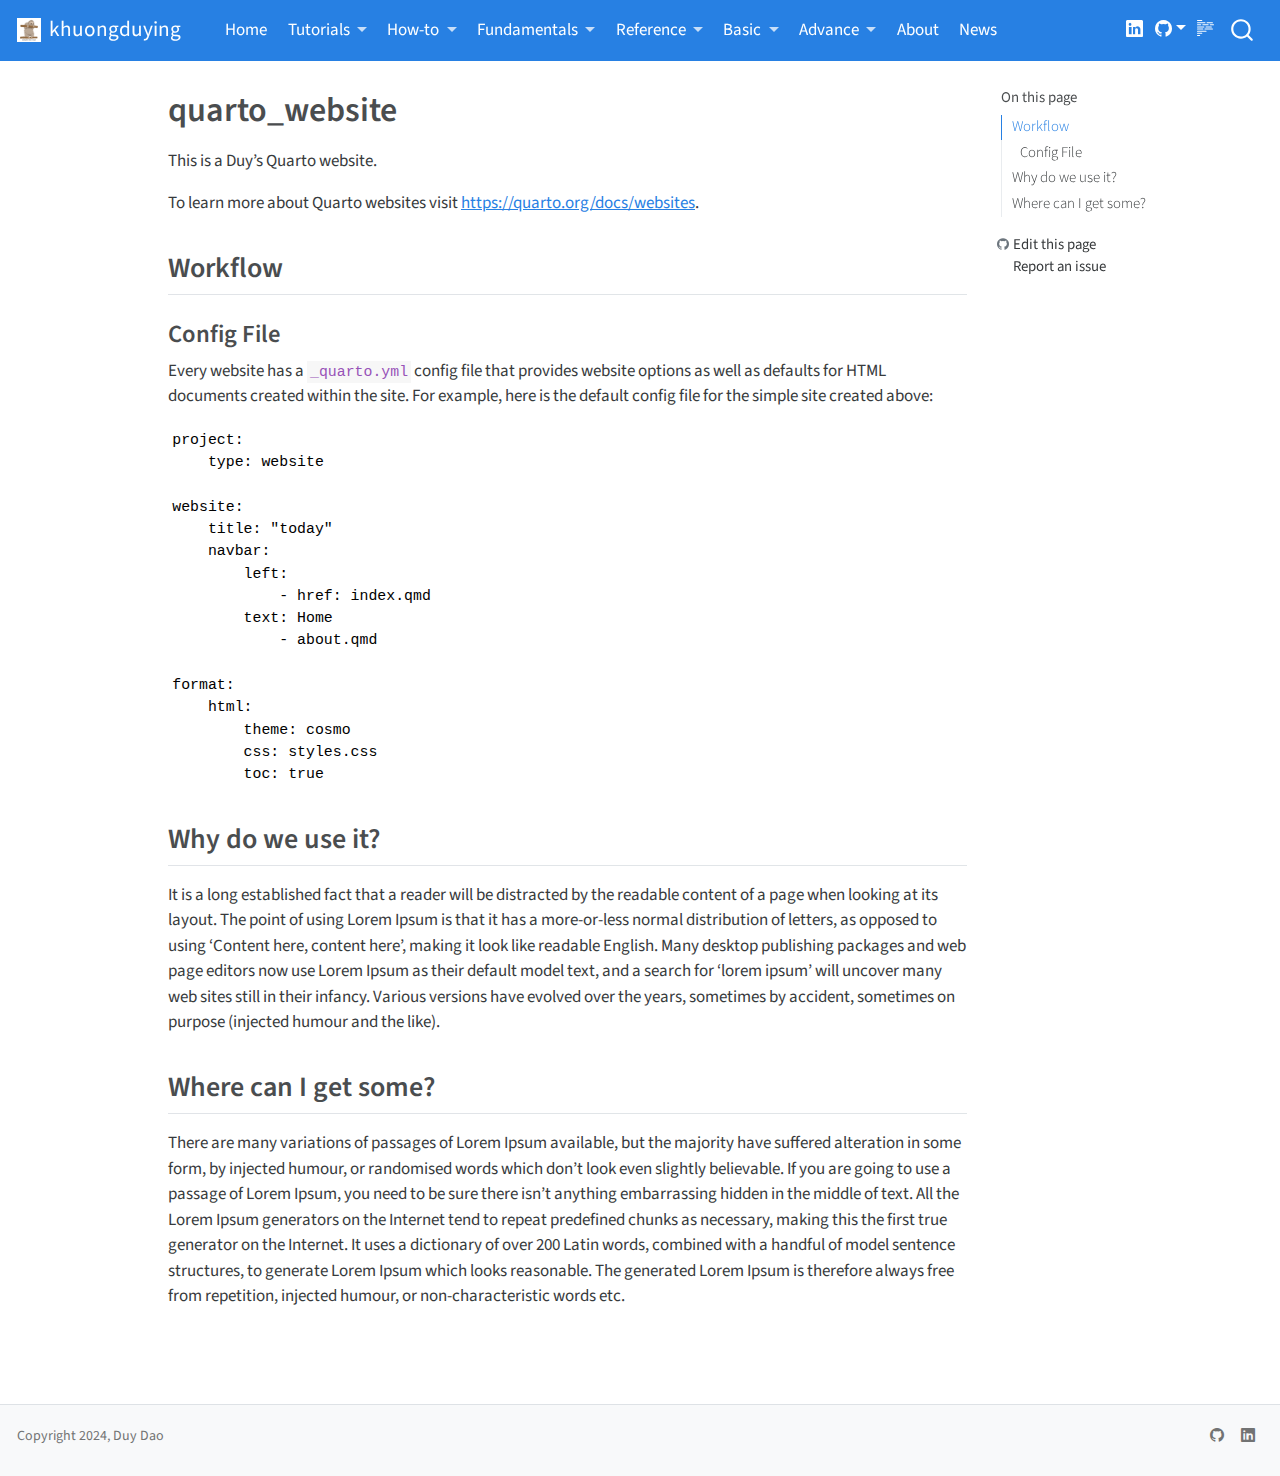
<file: docs/index.html>
<!DOCTYPE html>
<html xmlns="http://www.w3.org/1999/xhtml" lang="en" xml:lang="en"><head>

<meta charset="utf-8">
<meta name="generator" content="quarto-1.3.450">

<meta name="viewport" content="width=device-width, initial-scale=1.0, user-scalable=yes">


<title>khuongduying - quarto_website</title>
<style>
code{white-space: pre-wrap;}
span.smallcaps{font-variant: small-caps;}
div.columns{display: flex; gap: min(4vw, 1.5em);}
div.column{flex: auto; overflow-x: auto;}
div.hanging-indent{margin-left: 1.5em; text-indent: -1.5em;}
ul.task-list{list-style: none;}
ul.task-list li input[type="checkbox"] {
  width: 0.8em;
  margin: 0 0.8em 0.2em -1em; /* quarto-specific, see https://github.com/quarto-dev/quarto-cli/issues/4556 */ 
  vertical-align: middle;
}
</style>


<script src="site_libs/quarto-nav/quarto-nav.js"></script>
<script src="site_libs/quarto-nav/headroom.min.js"></script>
<script src="site_libs/clipboard/clipboard.min.js"></script>
<script src="site_libs/quarto-search/autocomplete.umd.js"></script>
<script src="site_libs/quarto-search/fuse.min.js"></script>
<script src="site_libs/quarto-search/quarto-search.js"></script>
<meta name="quarto:offset" content="./">
<script src="site_libs/quarto-html/quarto.js"></script>
<script src="site_libs/quarto-html/popper.min.js"></script>
<script src="site_libs/quarto-html/tippy.umd.min.js"></script>
<script src="site_libs/quarto-html/anchor.min.js"></script>
<link href="site_libs/quarto-html/tippy.css" rel="stylesheet">
<link href="site_libs/quarto-html/quarto-syntax-highlighting.css" rel="stylesheet" id="quarto-text-highlighting-styles">
<script src="site_libs/bootstrap/bootstrap.min.js"></script>
<link href="site_libs/bootstrap/bootstrap-icons.css" rel="stylesheet">
<link href="site_libs/bootstrap/bootstrap.min.css" rel="stylesheet" id="quarto-bootstrap" data-mode="light">
<script id="quarto-search-options" type="application/json">{
  "location": "navbar",
  "copy-button": false,
  "collapse-after": 3,
  "panel-placement": "end",
  "type": "overlay",
  "limit": 20,
  "language": {
    "search-no-results-text": "No results",
    "search-matching-documents-text": "matching documents",
    "search-copy-link-title": "Copy link to search",
    "search-hide-matches-text": "Hide additional matches",
    "search-more-match-text": "more match in this document",
    "search-more-matches-text": "more matches in this document",
    "search-clear-button-title": "Clear",
    "search-detached-cancel-button-title": "Cancel",
    "search-submit-button-title": "Submit",
    "search-label": "Search"
  }
}</script>


<link rel="stylesheet" href="styles.css">
</head>

<body class="nav-fixed">

<div id="quarto-search-results"></div>
  <header id="quarto-header" class="headroom fixed-top">
    <nav class="navbar navbar-expand-lg navbar-dark ">
      <div class="navbar-container container-fluid">
      <div class="navbar-brand-container">
    <a href="./index.html" class="navbar-brand navbar-brand-logo">
    <img src="./GO_WITH_THE_FLOW/2.png" alt="" class="navbar-logo">
    </a>
    <a class="navbar-brand" href="./index.html">
    <span class="navbar-title">khuongduying</span>
    </a>
  </div>
            <div id="quarto-search" class="" title="Search"></div>
          <button class="navbar-toggler" type="button" data-bs-toggle="collapse" data-bs-target="#navbarCollapse" aria-controls="navbarCollapse" aria-expanded="false" aria-label="Toggle navigation" onclick="if (window.quartoToggleHeadroom) { window.quartoToggleHeadroom(); }">
  <span class="navbar-toggler-icon"></span>
</button>
          <div class="collapse navbar-collapse" id="navbarCollapse">
            <ul class="navbar-nav navbar-nav-scroll me-auto">
  <li class="nav-item">
    <a class="nav-link active" href="./index.html" rel="" target="" aria-current="page">
 <span class="menu-text">Home</span></a>
  </li>  
  <li class="nav-item dropdown ">
    <a class="nav-link dropdown-toggle" href="#" id="nav-menu-tutorials" role="button" data-bs-toggle="dropdown" aria-expanded="false" rel="" target="">
 <span class="menu-text">Tutorials</span>
    </a>
    <ul class="dropdown-menu" aria-labelledby="nav-menu-tutorials">    
        <li>
    <a class="dropdown-item" href="./tutorials.html" rel="" target="">
 <span class="dropdown-text">tutorials.html</span></a>
  </li>  
        <li>
    <a class="dropdown-item" href="./tutorial-1.html" rel="" target="">
 <span class="dropdown-text">Tutorial 1</span></a>
  </li>  
        <li>
    <a class="dropdown-item" href="./tutorial-2.html" rel="" target="">
 <span class="dropdown-text">Tutorial 2</span></a>
  </li>  
    </ul>
  </li>
  <li class="nav-item dropdown ">
    <a class="nav-link dropdown-toggle" href="#" id="nav-menu-how-to" role="button" data-bs-toggle="dropdown" aria-expanded="false" rel="" target="">
 <span class="menu-text">How-to</span>
    </a>
    <ul class="dropdown-menu" aria-labelledby="nav-menu-how-to">    
        <li>
    <a class="dropdown-item" href="./howto.html" rel="" target="">
 <span class="dropdown-text">howto.html</span></a>
  </li>  
    </ul>
  </li>
  <li class="nav-item dropdown ">
    <a class="nav-link dropdown-toggle" href="#" id="nav-menu-fundamentals" role="button" data-bs-toggle="dropdown" aria-expanded="false" rel="" target="">
 <span class="menu-text">Fundamentals</span>
    </a>
    <ul class="dropdown-menu" aria-labelledby="nav-menu-fundamentals">    
        <li>
    <a class="dropdown-item" href="./fundamentals.html" rel="" target="">
 <span class="dropdown-text">fundamentals.html</span></a>
  </li>  
    </ul>
  </li>
  <li class="nav-item dropdown ">
    <a class="nav-link dropdown-toggle" href="#" id="nav-menu-reference" role="button" data-bs-toggle="dropdown" aria-expanded="false" rel="" target="">
 <span class="menu-text">Reference</span>
    </a>
    <ul class="dropdown-menu" aria-labelledby="nav-menu-reference">    
        <li>
    <a class="dropdown-item" href="./reference.html" rel="" target="">
 <span class="dropdown-text">reference.html</span></a>
  </li>  
    </ul>
  </li>
  <li class="nav-item dropdown ">
    <a class="nav-link dropdown-toggle" href="#" id="nav-menu-basic" role="button" data-bs-toggle="dropdown" aria-expanded="false" rel="" target="">
 <span class="menu-text">Basic</span>
    </a>
    <ul class="dropdown-menu" aria-labelledby="nav-menu-basic">    
        <li class="dropdown-header">Basic</li>
        <li>
    <a class="dropdown-item" href="./Basic/menu1.html" rel="" target="">
 <span class="dropdown-text">Basic1</span></a>
  </li>  
        <li>
    <a class="dropdown-item" href="./Basic/menu2.html" rel="" target="">
 <span class="dropdown-text">Basic2</span></a>
  </li>  
    </ul>
  </li>
  <li class="nav-item dropdown ">
    <a class="nav-link dropdown-toggle" href="#" id="nav-menu-advance" role="button" data-bs-toggle="dropdown" aria-expanded="false" rel="" target="">
 <span class="menu-text">Advance</span>
    </a>
    <ul class="dropdown-menu" aria-labelledby="nav-menu-advance">    
        <li>
    <a class="dropdown-item" href="./Advance/cell2loc_A1_downstream.html" rel="" target="">
 <span class="dropdown-text">select one slide for visualization</span></a>
  </li>  
        <li>
    <a class="dropdown-item" href="./Advance/menu3.html" rel="" target="">
 <span class="dropdown-text">Advance1</span></a>
  </li>  
        <li>
    <a class="dropdown-item" href="./Advance/menu4.html" rel="" target="">
 <span class="dropdown-text">Advance2</span></a>
  </li>  
    </ul>
  </li>
  <li class="nav-item">
    <a class="nav-link" href="./about.html" rel="" target="">
 <span class="menu-text">About</span></a>
  </li>  
  <li class="nav-item">
    <a class="nav-link" href="./news.html" rel="" target="">
 <span class="menu-text">News</span></a>
  </li>  
</ul>
            <div class="quarto-navbar-tools ms-auto tools-wide">
    <a href="https://www.linkedin.com/in/khuongduying/" rel="" title="" class="quarto-navigation-tool px-1" aria-label=""><i class="bi bi-linkedin"></i></a>
    <div class="dropdown">
      <a href="" title="" id="quarto-navigation-tool-dropdown-0" class="quarto-navigation-tool dropdown-toggle px-1" data-bs-toggle="dropdown" aria-expanded="false" aria-label=""><i class="bi bi-github"></i></a>
      <ul class="dropdown-menu dropdown-menu-end" aria-labelledby="quarto-navigation-tool-dropdown-0">
          <li>
            <a class="dropdown-item quarto-navbar-tools ms-auto-item" href="https://github.com/khuongduying">
            My repositories
            </a>
          </li>
          <li>
            <a class="dropdown-item quarto-navbar-tools ms-auto-item" href="">
            Report a bug
            </a>
          </li>
      </ul>
    </div>
  <a href="" class="quarto-reader-toggle quarto-navigation-tool px-1" onclick="window.quartoToggleReader(); return false;" title="Toggle reader mode">
  <div class="quarto-reader-toggle-btn">
  <i class="bi"></i>
  </div>
</a>
</div>
          </div> <!-- /navcollapse -->
      </div> <!-- /container-fluid -->
    </nav>
</header>
<!-- content -->
<div id="quarto-content" class="quarto-container page-columns page-rows-contents page-layout-article page-navbar">
<!-- sidebar -->
<!-- margin-sidebar -->
    <div id="quarto-margin-sidebar" class="sidebar margin-sidebar">
        <nav id="TOC" role="doc-toc" class="toc-active">
    <h2 id="toc-title">On this page</h2>
   
  <ul>
  <li><a href="#workflow" id="toc-workflow" class="nav-link active" data-scroll-target="#workflow">Workflow</a>
  <ul class="collapse">
  <li><a href="#config-file" id="toc-config-file" class="nav-link" data-scroll-target="#config-file">Config File</a></li>
  </ul></li>
  <li><a href="#why-do-we-use-it" id="toc-why-do-we-use-it" class="nav-link" data-scroll-target="#why-do-we-use-it">Why do we use it?</a></li>
  <li><a href="#where-can-i-get-some" id="toc-where-can-i-get-some" class="nav-link" data-scroll-target="#where-can-i-get-some">Where can I get some?</a></li>
  </ul>
<div class="toc-actions"><div><i class="bi bi-github"></i></div><div class="action-links"><p><a href="https://github.com/khuongduying/edit/main/index.qmd" class="toc-action">Edit this page</a></p><p><a href="https://github.com/khuongduying/issues/new" class="toc-action">Report an issue</a></p></div></div></nav>
    </div>
<!-- main -->
<main class="content" id="quarto-document-content">

<header id="title-block-header" class="quarto-title-block default">
<div class="quarto-title">
<h1 class="title">quarto_website</h1>
</div>



<div class="quarto-title-meta">

    
  
    
  </div>
  

</header>

<p>This is a Duy’s Quarto website.</p>
<p>To learn more about Quarto websites visit <a href="https://quarto.org/docs/websites" class="uri">https://quarto.org/docs/websites</a>.</p>
<section id="workflow" class="level2">
<h2 class="anchored" data-anchor-id="workflow">Workflow</h2>
<section id="config-file" class="level3">
<h3 class="anchored" data-anchor-id="config-file">Config File</h3>
<p>Every website has a <code>_quarto.yml</code> config file that provides website options as well as defaults for HTML documents created within the site. For example, here is the default config file for the simple site created above:</p>
<pre class="{markdown}"><code>project:
    type: website

website:
    title: "today"
    navbar:
        left:
            - href: index.qmd
        text: Home
            - about.qmd

format:
    html:
        theme: cosmo
        css: styles.css
        toc: true</code></pre>
</section>
</section>
<section id="why-do-we-use-it" class="level2">
<h2 class="anchored" data-anchor-id="why-do-we-use-it">Why do we use it?</h2>
<p>It is a long established fact that a reader will be distracted by the readable content of a page when looking at its layout. The point of using Lorem Ipsum is that it has a more-or-less normal distribution of letters, as opposed to using ‘Content here, content here’, making it look like readable English. Many desktop publishing packages and web page editors now use Lorem Ipsum as their default model text, and a search for ‘lorem ipsum’ will uncover many web sites still in their infancy. Various versions have evolved over the years, sometimes by accident, sometimes on purpose (injected humour and the like).</p>
</section>
<section id="where-can-i-get-some" class="level2">
<h2 class="anchored" data-anchor-id="where-can-i-get-some">Where can I get some?</h2>
<p>There are many variations of passages of Lorem Ipsum available, but the majority have suffered alteration in some form, by injected humour, or randomised words which don’t look even slightly believable. If you are going to use a passage of Lorem Ipsum, you need to be sure there isn’t anything embarrassing hidden in the middle of text. All the Lorem Ipsum generators on the Internet tend to repeat predefined chunks as necessary, making this the first true generator on the Internet. It uses a dictionary of over 200 Latin words, combined with a handful of model sentence structures, to generate Lorem Ipsum which looks reasonable. The generated Lorem Ipsum is therefore always free from repetition, injected humour, or non-characteristic words etc.</p>


</section>

<a onclick="window.scrollTo(0, 0); return false;" role="button" id="quarto-back-to-top"><i class="bi bi-arrow-up"></i> Back to top</a></main> <!-- /main -->
<script id="quarto-html-after-body" type="application/javascript">
window.document.addEventListener("DOMContentLoaded", function (event) {
  const toggleBodyColorMode = (bsSheetEl) => {
    const mode = bsSheetEl.getAttribute("data-mode");
    const bodyEl = window.document.querySelector("body");
    if (mode === "dark") {
      bodyEl.classList.add("quarto-dark");
      bodyEl.classList.remove("quarto-light");
    } else {
      bodyEl.classList.add("quarto-light");
      bodyEl.classList.remove("quarto-dark");
    }
  }
  const toggleBodyColorPrimary = () => {
    const bsSheetEl = window.document.querySelector("link#quarto-bootstrap");
    if (bsSheetEl) {
      toggleBodyColorMode(bsSheetEl);
    }
  }
  toggleBodyColorPrimary();  
  const icon = "";
  const anchorJS = new window.AnchorJS();
  anchorJS.options = {
    placement: 'right',
    icon: icon
  };
  anchorJS.add('.anchored');
  const isCodeAnnotation = (el) => {
    for (const clz of el.classList) {
      if (clz.startsWith('code-annotation-')) {                     
        return true;
      }
    }
    return false;
  }
  const clipboard = new window.ClipboardJS('.code-copy-button', {
    text: function(trigger) {
      const codeEl = trigger.previousElementSibling.cloneNode(true);
      for (const childEl of codeEl.children) {
        if (isCodeAnnotation(childEl)) {
          childEl.remove();
        }
      }
      return codeEl.innerText;
    }
  });
  clipboard.on('success', function(e) {
    // button target
    const button = e.trigger;
    // don't keep focus
    button.blur();
    // flash "checked"
    button.classList.add('code-copy-button-checked');
    var currentTitle = button.getAttribute("title");
    button.setAttribute("title", "Copied!");
    let tooltip;
    if (window.bootstrap) {
      button.setAttribute("data-bs-toggle", "tooltip");
      button.setAttribute("data-bs-placement", "left");
      button.setAttribute("data-bs-title", "Copied!");
      tooltip = new bootstrap.Tooltip(button, 
        { trigger: "manual", 
          customClass: "code-copy-button-tooltip",
          offset: [0, -8]});
      tooltip.show();    
    }
    setTimeout(function() {
      if (tooltip) {
        tooltip.hide();
        button.removeAttribute("data-bs-title");
        button.removeAttribute("data-bs-toggle");
        button.removeAttribute("data-bs-placement");
      }
      button.setAttribute("title", currentTitle);
      button.classList.remove('code-copy-button-checked');
    }, 1000);
    // clear code selection
    e.clearSelection();
  });
  function tippyHover(el, contentFn) {
    const config = {
      allowHTML: true,
      content: contentFn,
      maxWidth: 500,
      delay: 100,
      arrow: false,
      appendTo: function(el) {
          return el.parentElement;
      },
      interactive: true,
      interactiveBorder: 10,
      theme: 'quarto',
      placement: 'bottom-start'
    };
    window.tippy(el, config); 
  }
  const noterefs = window.document.querySelectorAll('a[role="doc-noteref"]');
  for (var i=0; i<noterefs.length; i++) {
    const ref = noterefs[i];
    tippyHover(ref, function() {
      // use id or data attribute instead here
      let href = ref.getAttribute('data-footnote-href') || ref.getAttribute('href');
      try { href = new URL(href).hash; } catch {}
      const id = href.replace(/^#\/?/, "");
      const note = window.document.getElementById(id);
      return note.innerHTML;
    });
  }
      let selectedAnnoteEl;
      const selectorForAnnotation = ( cell, annotation) => {
        let cellAttr = 'data-code-cell="' + cell + '"';
        let lineAttr = 'data-code-annotation="' +  annotation + '"';
        const selector = 'span[' + cellAttr + '][' + lineAttr + ']';
        return selector;
      }
      const selectCodeLines = (annoteEl) => {
        const doc = window.document;
        const targetCell = annoteEl.getAttribute("data-target-cell");
        const targetAnnotation = annoteEl.getAttribute("data-target-annotation");
        const annoteSpan = window.document.querySelector(selectorForAnnotation(targetCell, targetAnnotation));
        const lines = annoteSpan.getAttribute("data-code-lines").split(",");
        const lineIds = lines.map((line) => {
          return targetCell + "-" + line;
        })
        let top = null;
        let height = null;
        let parent = null;
        if (lineIds.length > 0) {
            //compute the position of the single el (top and bottom and make a div)
            const el = window.document.getElementById(lineIds[0]);
            top = el.offsetTop;
            height = el.offsetHeight;
            parent = el.parentElement.parentElement;
          if (lineIds.length > 1) {
            const lastEl = window.document.getElementById(lineIds[lineIds.length - 1]);
            const bottom = lastEl.offsetTop + lastEl.offsetHeight;
            height = bottom - top;
          }
          if (top !== null && height !== null && parent !== null) {
            // cook up a div (if necessary) and position it 
            let div = window.document.getElementById("code-annotation-line-highlight");
            if (div === null) {
              div = window.document.createElement("div");
              div.setAttribute("id", "code-annotation-line-highlight");
              div.style.position = 'absolute';
              parent.appendChild(div);
            }
            div.style.top = top - 2 + "px";
            div.style.height = height + 4 + "px";
            let gutterDiv = window.document.getElementById("code-annotation-line-highlight-gutter");
            if (gutterDiv === null) {
              gutterDiv = window.document.createElement("div");
              gutterDiv.setAttribute("id", "code-annotation-line-highlight-gutter");
              gutterDiv.style.position = 'absolute';
              const codeCell = window.document.getElementById(targetCell);
              const gutter = codeCell.querySelector('.code-annotation-gutter');
              gutter.appendChild(gutterDiv);
            }
            gutterDiv.style.top = top - 2 + "px";
            gutterDiv.style.height = height + 4 + "px";
          }
          selectedAnnoteEl = annoteEl;
        }
      };
      const unselectCodeLines = () => {
        const elementsIds = ["code-annotation-line-highlight", "code-annotation-line-highlight-gutter"];
        elementsIds.forEach((elId) => {
          const div = window.document.getElementById(elId);
          if (div) {
            div.remove();
          }
        });
        selectedAnnoteEl = undefined;
      };
      // Attach click handler to the DT
      const annoteDls = window.document.querySelectorAll('dt[data-target-cell]');
      for (const annoteDlNode of annoteDls) {
        annoteDlNode.addEventListener('click', (event) => {
          const clickedEl = event.target;
          if (clickedEl !== selectedAnnoteEl) {
            unselectCodeLines();
            const activeEl = window.document.querySelector('dt[data-target-cell].code-annotation-active');
            if (activeEl) {
              activeEl.classList.remove('code-annotation-active');
            }
            selectCodeLines(clickedEl);
            clickedEl.classList.add('code-annotation-active');
          } else {
            // Unselect the line
            unselectCodeLines();
            clickedEl.classList.remove('code-annotation-active');
          }
        });
      }
  const findCites = (el) => {
    const parentEl = el.parentElement;
    if (parentEl) {
      const cites = parentEl.dataset.cites;
      if (cites) {
        return {
          el,
          cites: cites.split(' ')
        };
      } else {
        return findCites(el.parentElement)
      }
    } else {
      return undefined;
    }
  };
  var bibliorefs = window.document.querySelectorAll('a[role="doc-biblioref"]');
  for (var i=0; i<bibliorefs.length; i++) {
    const ref = bibliorefs[i];
    const citeInfo = findCites(ref);
    if (citeInfo) {
      tippyHover(citeInfo.el, function() {
        var popup = window.document.createElement('div');
        citeInfo.cites.forEach(function(cite) {
          var citeDiv = window.document.createElement('div');
          citeDiv.classList.add('hanging-indent');
          citeDiv.classList.add('csl-entry');
          var biblioDiv = window.document.getElementById('ref-' + cite);
          if (biblioDiv) {
            citeDiv.innerHTML = biblioDiv.innerHTML;
          }
          popup.appendChild(citeDiv);
        });
        return popup.innerHTML;
      });
    }
  }
});
</script>
</div> <!-- /content -->
<footer class="footer">
  <div class="nav-footer">
    <div class="nav-footer-left">Copyright 2024, Duy Dao</div>   
    <div class="nav-footer-center">
      &nbsp;
    </div>
    <div class="nav-footer-right">
      <ul class="footer-items list-unstyled">
    <li class="nav-item compact">
    <a class="nav-link" href="https://github.com/khuongduying">
      <i class="bi bi-github" role="img">
</i> 
    </a>
  </li>  
    <li class="nav-item compact">
    <a class="nav-link" href="https://www.linkedin.com/in/khuongduying/">
      <i class="bi bi-linkedin" role="img">
</i> 
    </a>
  </li>  
</ul>
    </div>
  </div>
</footer>



</body></html>
</file>
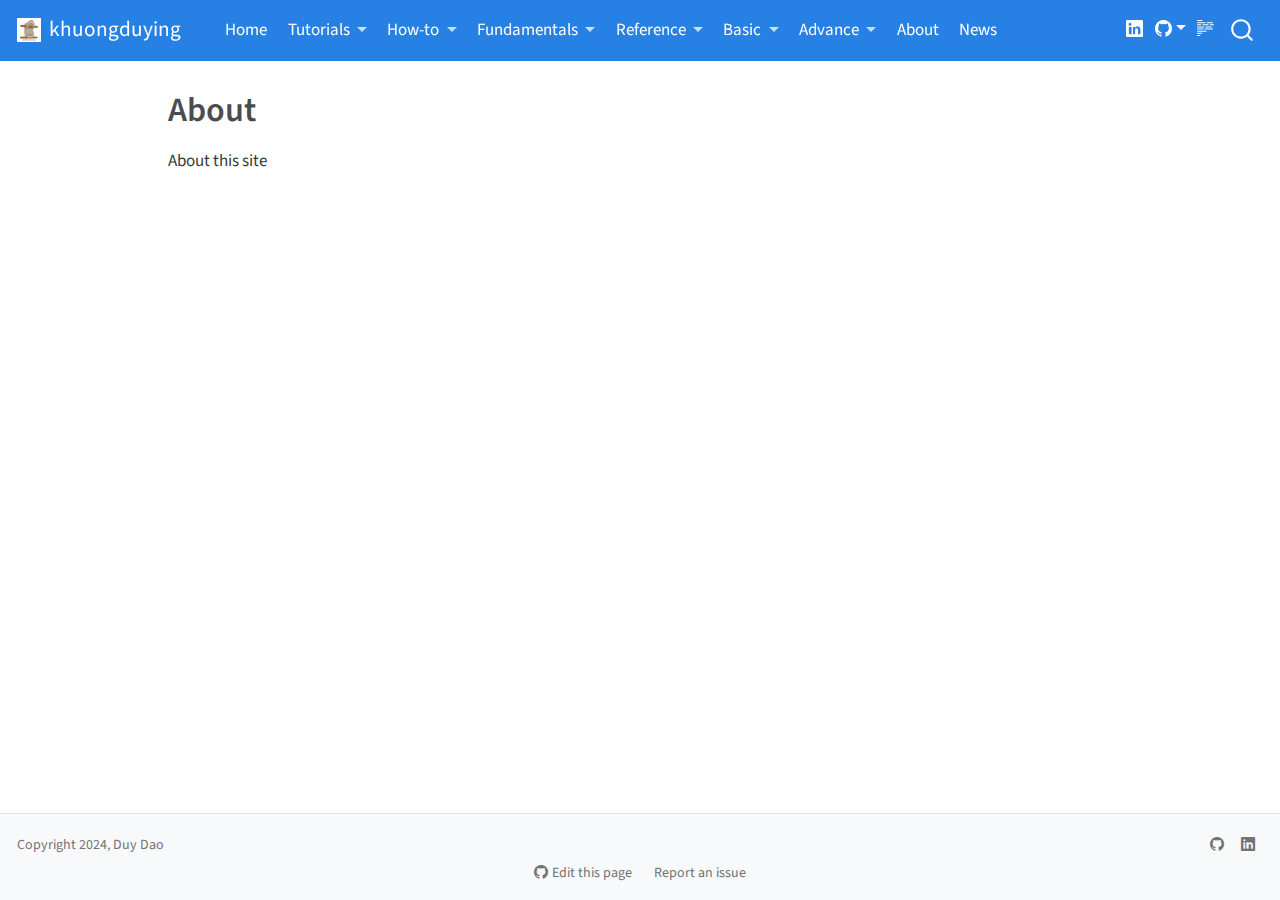
<file: docs/about.html>
<!DOCTYPE html>
<html xmlns="http://www.w3.org/1999/xhtml" lang="en" xml:lang="en"><head>

<meta charset="utf-8">
<meta name="generator" content="quarto-1.3.450">

<meta name="viewport" content="width=device-width, initial-scale=1.0, user-scalable=yes">


<title>khuongduying - About</title>
<style>
code{white-space: pre-wrap;}
span.smallcaps{font-variant: small-caps;}
div.columns{display: flex; gap: min(4vw, 1.5em);}
div.column{flex: auto; overflow-x: auto;}
div.hanging-indent{margin-left: 1.5em; text-indent: -1.5em;}
ul.task-list{list-style: none;}
ul.task-list li input[type="checkbox"] {
  width: 0.8em;
  margin: 0 0.8em 0.2em -1em; /* quarto-specific, see https://github.com/quarto-dev/quarto-cli/issues/4556 */ 
  vertical-align: middle;
}
</style>


<script src="site_libs/quarto-nav/quarto-nav.js"></script>
<script src="site_libs/quarto-nav/headroom.min.js"></script>
<script src="site_libs/clipboard/clipboard.min.js"></script>
<script src="site_libs/quarto-search/autocomplete.umd.js"></script>
<script src="site_libs/quarto-search/fuse.min.js"></script>
<script src="site_libs/quarto-search/quarto-search.js"></script>
<meta name="quarto:offset" content="./">
<script src="site_libs/quarto-html/quarto.js"></script>
<script src="site_libs/quarto-html/popper.min.js"></script>
<script src="site_libs/quarto-html/tippy.umd.min.js"></script>
<script src="site_libs/quarto-html/anchor.min.js"></script>
<link href="site_libs/quarto-html/tippy.css" rel="stylesheet">
<link href="site_libs/quarto-html/quarto-syntax-highlighting.css" rel="stylesheet" id="quarto-text-highlighting-styles">
<script src="site_libs/bootstrap/bootstrap.min.js"></script>
<link href="site_libs/bootstrap/bootstrap-icons.css" rel="stylesheet">
<link href="site_libs/bootstrap/bootstrap.min.css" rel="stylesheet" id="quarto-bootstrap" data-mode="light">
<script id="quarto-search-options" type="application/json">{
  "location": "navbar",
  "copy-button": false,
  "collapse-after": 3,
  "panel-placement": "end",
  "type": "overlay",
  "limit": 20,
  "language": {
    "search-no-results-text": "No results",
    "search-matching-documents-text": "matching documents",
    "search-copy-link-title": "Copy link to search",
    "search-hide-matches-text": "Hide additional matches",
    "search-more-match-text": "more match in this document",
    "search-more-matches-text": "more matches in this document",
    "search-clear-button-title": "Clear",
    "search-detached-cancel-button-title": "Cancel",
    "search-submit-button-title": "Submit",
    "search-label": "Search"
  }
}</script>


<link rel="stylesheet" href="styles.css">
</head>

<body class="nav-fixed">

<div id="quarto-search-results"></div>
  <header id="quarto-header" class="headroom fixed-top">
    <nav class="navbar navbar-expand-lg navbar-dark ">
      <div class="navbar-container container-fluid">
      <div class="navbar-brand-container">
    <a href="./index.html" class="navbar-brand navbar-brand-logo">
    <img src="./GO_WITH_THE_FLOW/2.png" alt="" class="navbar-logo">
    </a>
    <a class="navbar-brand" href="./index.html">
    <span class="navbar-title">khuongduying</span>
    </a>
  </div>
            <div id="quarto-search" class="" title="Search"></div>
          <button class="navbar-toggler" type="button" data-bs-toggle="collapse" data-bs-target="#navbarCollapse" aria-controls="navbarCollapse" aria-expanded="false" aria-label="Toggle navigation" onclick="if (window.quartoToggleHeadroom) { window.quartoToggleHeadroom(); }">
  <span class="navbar-toggler-icon"></span>
</button>
          <div class="collapse navbar-collapse" id="navbarCollapse">
            <ul class="navbar-nav navbar-nav-scroll me-auto">
  <li class="nav-item">
    <a class="nav-link" href="./index.html" rel="" target="">
 <span class="menu-text">Home</span></a>
  </li>  
  <li class="nav-item dropdown ">
    <a class="nav-link dropdown-toggle" href="#" id="nav-menu-tutorials" role="button" data-bs-toggle="dropdown" aria-expanded="false" rel="" target="">
 <span class="menu-text">Tutorials</span>
    </a>
    <ul class="dropdown-menu" aria-labelledby="nav-menu-tutorials">    
        <li>
    <a class="dropdown-item" href="./tutorials.html" rel="" target="">
 <span class="dropdown-text">tutorials.html</span></a>
  </li>  
        <li>
    <a class="dropdown-item" href="./tutorial-1.html" rel="" target="">
 <span class="dropdown-text">Tutorial 1</span></a>
  </li>  
        <li>
    <a class="dropdown-item" href="./tutorial-2.html" rel="" target="">
 <span class="dropdown-text">Tutorial 2</span></a>
  </li>  
    </ul>
  </li>
  <li class="nav-item dropdown ">
    <a class="nav-link dropdown-toggle" href="#" id="nav-menu-how-to" role="button" data-bs-toggle="dropdown" aria-expanded="false" rel="" target="">
 <span class="menu-text">How-to</span>
    </a>
    <ul class="dropdown-menu" aria-labelledby="nav-menu-how-to">    
        <li>
    <a class="dropdown-item" href="./howto.html" rel="" target="">
 <span class="dropdown-text">howto.html</span></a>
  </li>  
    </ul>
  </li>
  <li class="nav-item dropdown ">
    <a class="nav-link dropdown-toggle" href="#" id="nav-menu-fundamentals" role="button" data-bs-toggle="dropdown" aria-expanded="false" rel="" target="">
 <span class="menu-text">Fundamentals</span>
    </a>
    <ul class="dropdown-menu" aria-labelledby="nav-menu-fundamentals">    
        <li>
    <a class="dropdown-item" href="./fundamentals.html" rel="" target="">
 <span class="dropdown-text">fundamentals.html</span></a>
  </li>  
    </ul>
  </li>
  <li class="nav-item dropdown ">
    <a class="nav-link dropdown-toggle" href="#" id="nav-menu-reference" role="button" data-bs-toggle="dropdown" aria-expanded="false" rel="" target="">
 <span class="menu-text">Reference</span>
    </a>
    <ul class="dropdown-menu" aria-labelledby="nav-menu-reference">    
        <li>
    <a class="dropdown-item" href="./reference.html" rel="" target="">
 <span class="dropdown-text">reference.html</span></a>
  </li>  
    </ul>
  </li>
  <li class="nav-item dropdown ">
    <a class="nav-link dropdown-toggle" href="#" id="nav-menu-basic" role="button" data-bs-toggle="dropdown" aria-expanded="false" rel="" target="">
 <span class="menu-text">Basic</span>
    </a>
    <ul class="dropdown-menu" aria-labelledby="nav-menu-basic">    
        <li class="dropdown-header">Basic</li>
        <li>
    <a class="dropdown-item" href="./Basic/menu1.html" rel="" target="">
 <span class="dropdown-text">Basic1</span></a>
  </li>  
        <li>
    <a class="dropdown-item" href="./Basic/menu2.html" rel="" target="">
 <span class="dropdown-text">Basic2</span></a>
  </li>  
    </ul>
  </li>
  <li class="nav-item dropdown ">
    <a class="nav-link dropdown-toggle" href="#" id="nav-menu-advance" role="button" data-bs-toggle="dropdown" aria-expanded="false" rel="" target="">
 <span class="menu-text">Advance</span>
    </a>
    <ul class="dropdown-menu" aria-labelledby="nav-menu-advance">    
        <li>
    <a class="dropdown-item" href="./Advance/cell2loc_A1_downstream.html" rel="" target="">
 <span class="dropdown-text">select one slide for visualization</span></a>
  </li>  
        <li>
    <a class="dropdown-item" href="./Advance/menu3.html" rel="" target="">
 <span class="dropdown-text">Advance1</span></a>
  </li>  
        <li>
    <a class="dropdown-item" href="./Advance/menu4.html" rel="" target="">
 <span class="dropdown-text">Advance2</span></a>
  </li>  
    </ul>
  </li>
  <li class="nav-item">
    <a class="nav-link active" href="./about.html" rel="" target="" aria-current="page">
 <span class="menu-text">About</span></a>
  </li>  
  <li class="nav-item">
    <a class="nav-link" href="./news.html" rel="" target="">
 <span class="menu-text">News</span></a>
  </li>  
</ul>
            <div class="quarto-navbar-tools ms-auto tools-wide">
    <a href="https://www.linkedin.com/in/khuongduying/" rel="" title="" class="quarto-navigation-tool px-1" aria-label=""><i class="bi bi-linkedin"></i></a>
    <div class="dropdown">
      <a href="" title="" id="quarto-navigation-tool-dropdown-0" class="quarto-navigation-tool dropdown-toggle px-1" data-bs-toggle="dropdown" aria-expanded="false" aria-label=""><i class="bi bi-github"></i></a>
      <ul class="dropdown-menu dropdown-menu-end" aria-labelledby="quarto-navigation-tool-dropdown-0">
          <li>
            <a class="dropdown-item quarto-navbar-tools ms-auto-item" href="https://github.com/khuongduying">
            My repositories
            </a>
          </li>
          <li>
            <a class="dropdown-item quarto-navbar-tools ms-auto-item" href="">
            Report a bug
            </a>
          </li>
      </ul>
    </div>
  <a href="" class="quarto-reader-toggle quarto-navigation-tool px-1" onclick="window.quartoToggleReader(); return false;" title="Toggle reader mode">
  <div class="quarto-reader-toggle-btn">
  <i class="bi"></i>
  </div>
</a>
</div>
          </div> <!-- /navcollapse -->
      </div> <!-- /container-fluid -->
    </nav>
</header>
<!-- content -->
<div id="quarto-content" class="quarto-container page-columns page-rows-contents page-layout-article page-navbar">
<!-- sidebar -->
<!-- margin-sidebar -->
    <div id="quarto-margin-sidebar" class="sidebar margin-sidebar">
        
    </div>
<!-- main -->
<main class="content" id="quarto-document-content">

<header id="title-block-header" class="quarto-title-block default">
<div class="quarto-title">
<h1 class="title">About</h1>
</div>



<div class="quarto-title-meta">

    
  
    
  </div>
  

</header>

<p>About this site</p>



<a onclick="window.scrollTo(0, 0); return false;" role="button" id="quarto-back-to-top"><i class="bi bi-arrow-up"></i> Back to top</a></main> <!-- /main -->
<script id="quarto-html-after-body" type="application/javascript">
window.document.addEventListener("DOMContentLoaded", function (event) {
  const toggleBodyColorMode = (bsSheetEl) => {
    const mode = bsSheetEl.getAttribute("data-mode");
    const bodyEl = window.document.querySelector("body");
    if (mode === "dark") {
      bodyEl.classList.add("quarto-dark");
      bodyEl.classList.remove("quarto-light");
    } else {
      bodyEl.classList.add("quarto-light");
      bodyEl.classList.remove("quarto-dark");
    }
  }
  const toggleBodyColorPrimary = () => {
    const bsSheetEl = window.document.querySelector("link#quarto-bootstrap");
    if (bsSheetEl) {
      toggleBodyColorMode(bsSheetEl);
    }
  }
  toggleBodyColorPrimary();  
  const icon = "";
  const anchorJS = new window.AnchorJS();
  anchorJS.options = {
    placement: 'right',
    icon: icon
  };
  anchorJS.add('.anchored');
  const isCodeAnnotation = (el) => {
    for (const clz of el.classList) {
      if (clz.startsWith('code-annotation-')) {                     
        return true;
      }
    }
    return false;
  }
  const clipboard = new window.ClipboardJS('.code-copy-button', {
    text: function(trigger) {
      const codeEl = trigger.previousElementSibling.cloneNode(true);
      for (const childEl of codeEl.children) {
        if (isCodeAnnotation(childEl)) {
          childEl.remove();
        }
      }
      return codeEl.innerText;
    }
  });
  clipboard.on('success', function(e) {
    // button target
    const button = e.trigger;
    // don't keep focus
    button.blur();
    // flash "checked"
    button.classList.add('code-copy-button-checked');
    var currentTitle = button.getAttribute("title");
    button.setAttribute("title", "Copied!");
    let tooltip;
    if (window.bootstrap) {
      button.setAttribute("data-bs-toggle", "tooltip");
      button.setAttribute("data-bs-placement", "left");
      button.setAttribute("data-bs-title", "Copied!");
      tooltip = new bootstrap.Tooltip(button, 
        { trigger: "manual", 
          customClass: "code-copy-button-tooltip",
          offset: [0, -8]});
      tooltip.show();    
    }
    setTimeout(function() {
      if (tooltip) {
        tooltip.hide();
        button.removeAttribute("data-bs-title");
        button.removeAttribute("data-bs-toggle");
        button.removeAttribute("data-bs-placement");
      }
      button.setAttribute("title", currentTitle);
      button.classList.remove('code-copy-button-checked');
    }, 1000);
    // clear code selection
    e.clearSelection();
  });
  function tippyHover(el, contentFn) {
    const config = {
      allowHTML: true,
      content: contentFn,
      maxWidth: 500,
      delay: 100,
      arrow: false,
      appendTo: function(el) {
          return el.parentElement;
      },
      interactive: true,
      interactiveBorder: 10,
      theme: 'quarto',
      placement: 'bottom-start'
    };
    window.tippy(el, config); 
  }
  const noterefs = window.document.querySelectorAll('a[role="doc-noteref"]');
  for (var i=0; i<noterefs.length; i++) {
    const ref = noterefs[i];
    tippyHover(ref, function() {
      // use id or data attribute instead here
      let href = ref.getAttribute('data-footnote-href') || ref.getAttribute('href');
      try { href = new URL(href).hash; } catch {}
      const id = href.replace(/^#\/?/, "");
      const note = window.document.getElementById(id);
      return note.innerHTML;
    });
  }
      let selectedAnnoteEl;
      const selectorForAnnotation = ( cell, annotation) => {
        let cellAttr = 'data-code-cell="' + cell + '"';
        let lineAttr = 'data-code-annotation="' +  annotation + '"';
        const selector = 'span[' + cellAttr + '][' + lineAttr + ']';
        return selector;
      }
      const selectCodeLines = (annoteEl) => {
        const doc = window.document;
        const targetCell = annoteEl.getAttribute("data-target-cell");
        const targetAnnotation = annoteEl.getAttribute("data-target-annotation");
        const annoteSpan = window.document.querySelector(selectorForAnnotation(targetCell, targetAnnotation));
        const lines = annoteSpan.getAttribute("data-code-lines").split(",");
        const lineIds = lines.map((line) => {
          return targetCell + "-" + line;
        })
        let top = null;
        let height = null;
        let parent = null;
        if (lineIds.length > 0) {
            //compute the position of the single el (top and bottom and make a div)
            const el = window.document.getElementById(lineIds[0]);
            top = el.offsetTop;
            height = el.offsetHeight;
            parent = el.parentElement.parentElement;
          if (lineIds.length > 1) {
            const lastEl = window.document.getElementById(lineIds[lineIds.length - 1]);
            const bottom = lastEl.offsetTop + lastEl.offsetHeight;
            height = bottom - top;
          }
          if (top !== null && height !== null && parent !== null) {
            // cook up a div (if necessary) and position it 
            let div = window.document.getElementById("code-annotation-line-highlight");
            if (div === null) {
              div = window.document.createElement("div");
              div.setAttribute("id", "code-annotation-line-highlight");
              div.style.position = 'absolute';
              parent.appendChild(div);
            }
            div.style.top = top - 2 + "px";
            div.style.height = height + 4 + "px";
            let gutterDiv = window.document.getElementById("code-annotation-line-highlight-gutter");
            if (gutterDiv === null) {
              gutterDiv = window.document.createElement("div");
              gutterDiv.setAttribute("id", "code-annotation-line-highlight-gutter");
              gutterDiv.style.position = 'absolute';
              const codeCell = window.document.getElementById(targetCell);
              const gutter = codeCell.querySelector('.code-annotation-gutter');
              gutter.appendChild(gutterDiv);
            }
            gutterDiv.style.top = top - 2 + "px";
            gutterDiv.style.height = height + 4 + "px";
          }
          selectedAnnoteEl = annoteEl;
        }
      };
      const unselectCodeLines = () => {
        const elementsIds = ["code-annotation-line-highlight", "code-annotation-line-highlight-gutter"];
        elementsIds.forEach((elId) => {
          const div = window.document.getElementById(elId);
          if (div) {
            div.remove();
          }
        });
        selectedAnnoteEl = undefined;
      };
      // Attach click handler to the DT
      const annoteDls = window.document.querySelectorAll('dt[data-target-cell]');
      for (const annoteDlNode of annoteDls) {
        annoteDlNode.addEventListener('click', (event) => {
          const clickedEl = event.target;
          if (clickedEl !== selectedAnnoteEl) {
            unselectCodeLines();
            const activeEl = window.document.querySelector('dt[data-target-cell].code-annotation-active');
            if (activeEl) {
              activeEl.classList.remove('code-annotation-active');
            }
            selectCodeLines(clickedEl);
            clickedEl.classList.add('code-annotation-active');
          } else {
            // Unselect the line
            unselectCodeLines();
            clickedEl.classList.remove('code-annotation-active');
          }
        });
      }
  const findCites = (el) => {
    const parentEl = el.parentElement;
    if (parentEl) {
      const cites = parentEl.dataset.cites;
      if (cites) {
        return {
          el,
          cites: cites.split(' ')
        };
      } else {
        return findCites(el.parentElement)
      }
    } else {
      return undefined;
    }
  };
  var bibliorefs = window.document.querySelectorAll('a[role="doc-biblioref"]');
  for (var i=0; i<bibliorefs.length; i++) {
    const ref = bibliorefs[i];
    const citeInfo = findCites(ref);
    if (citeInfo) {
      tippyHover(citeInfo.el, function() {
        var popup = window.document.createElement('div');
        citeInfo.cites.forEach(function(cite) {
          var citeDiv = window.document.createElement('div');
          citeDiv.classList.add('hanging-indent');
          citeDiv.classList.add('csl-entry');
          var biblioDiv = window.document.getElementById('ref-' + cite);
          if (biblioDiv) {
            citeDiv.innerHTML = biblioDiv.innerHTML;
          }
          popup.appendChild(citeDiv);
        });
        return popup.innerHTML;
      });
    }
  }
});
</script>
</div> <!-- /content -->
<footer class="footer">
  <div class="nav-footer">
    <div class="nav-footer-left">Copyright 2024, Duy Dao</div>   
    <div class="nav-footer-center">
      &nbsp;
    <div class="toc-actions"><div><i class="bi bi-github"></i></div><div class="action-links"><p><a href="https://github.com/khuongduying/edit/main/about.qmd" class="toc-action">Edit this page</a></p><p><a href="https://github.com/khuongduying/issues/new" class="toc-action">Report an issue</a></p></div></div></div>
    <div class="nav-footer-right">
      <ul class="footer-items list-unstyled">
    <li class="nav-item compact">
    <a class="nav-link" href="https://github.com/khuongduying">
      <i class="bi bi-github" role="img">
</i> 
    </a>
  </li>  
    <li class="nav-item compact">
    <a class="nav-link" href="https://www.linkedin.com/in/khuongduying/">
      <i class="bi bi-linkedin" role="img">
</i> 
    </a>
  </li>  
</ul>
    </div>
  </div>
</footer>



</body></html>
</file>
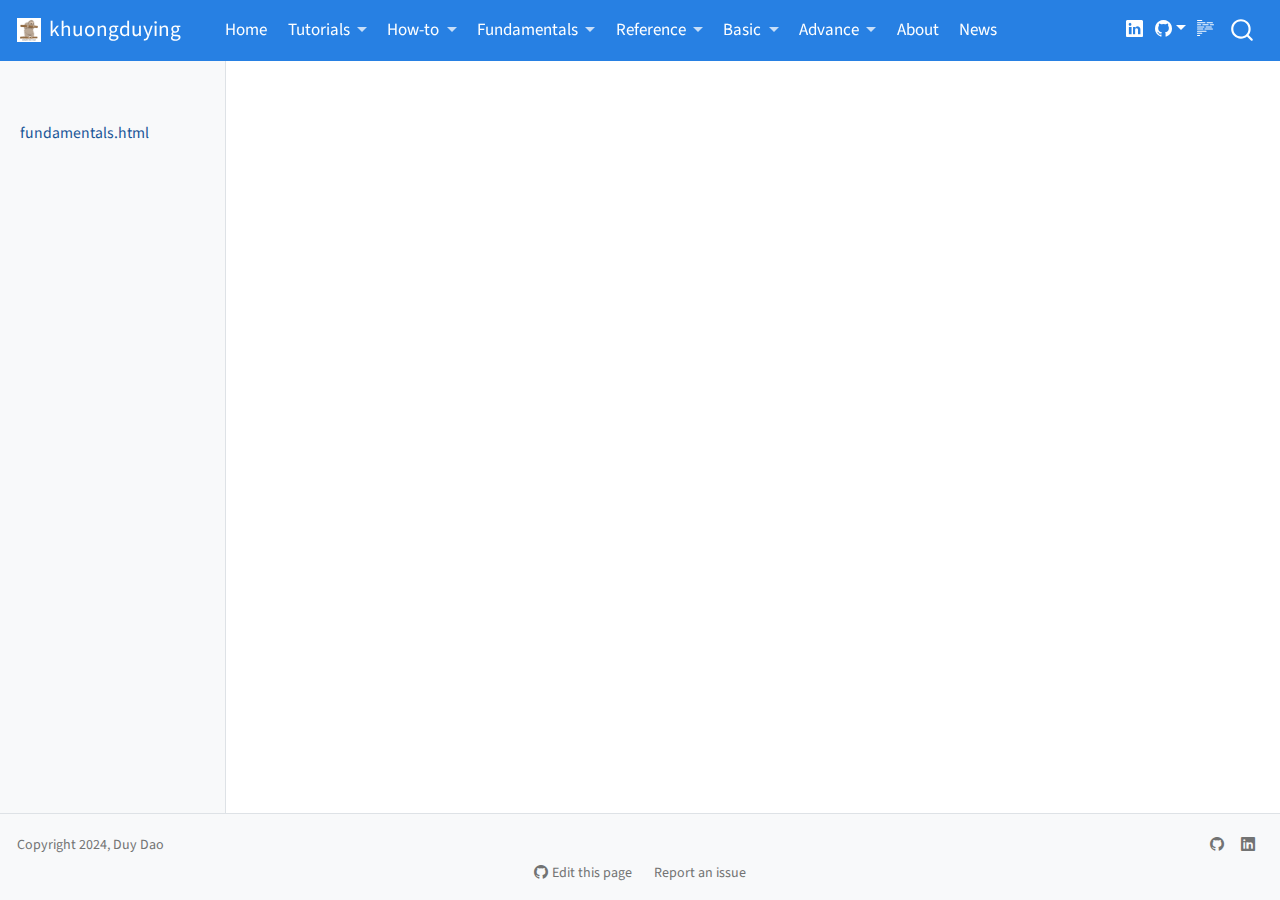
<file: docs/fundamentals.html>
<!DOCTYPE html>
<html xmlns="http://www.w3.org/1999/xhtml" lang="en" xml:lang="en"><head>

<meta charset="utf-8">
<meta name="generator" content="quarto-1.3.450">

<meta name="viewport" content="width=device-width, initial-scale=1.0, user-scalable=yes">


<title>khuongduying – fundamentals</title>
<style>
code{white-space: pre-wrap;}
span.smallcaps{font-variant: small-caps;}
div.columns{display: flex; gap: min(4vw, 1.5em);}
div.column{flex: auto; overflow-x: auto;}
div.hanging-indent{margin-left: 1.5em; text-indent: -1.5em;}
ul.task-list{list-style: none;}
ul.task-list li input[type="checkbox"] {
  width: 0.8em;
  margin: 0 0.8em 0.2em -1em; /* quarto-specific, see https://github.com/quarto-dev/quarto-cli/issues/4556 */ 
  vertical-align: middle;
}
</style>


<script src="site_libs/quarto-nav/quarto-nav.js"></script>
<script src="site_libs/quarto-nav/headroom.min.js"></script>
<script src="site_libs/clipboard/clipboard.min.js"></script>
<script src="site_libs/quarto-search/autocomplete.umd.js"></script>
<script src="site_libs/quarto-search/fuse.min.js"></script>
<script src="site_libs/quarto-search/quarto-search.js"></script>
<meta name="quarto:offset" content="./">
<script src="site_libs/quarto-html/quarto.js"></script>
<script src="site_libs/quarto-html/popper.min.js"></script>
<script src="site_libs/quarto-html/tippy.umd.min.js"></script>
<script src="site_libs/quarto-html/anchor.min.js"></script>
<link href="site_libs/quarto-html/tippy.css" rel="stylesheet">
<link href="site_libs/quarto-html/quarto-syntax-highlighting.css" rel="stylesheet" id="quarto-text-highlighting-styles">
<script src="site_libs/bootstrap/bootstrap.min.js"></script>
<link href="site_libs/bootstrap/bootstrap-icons.css" rel="stylesheet">
<link href="site_libs/bootstrap/bootstrap.min.css" rel="stylesheet" id="quarto-bootstrap" data-mode="light">
<script id="quarto-search-options" type="application/json">{
  "location": "navbar",
  "copy-button": false,
  "collapse-after": 3,
  "panel-placement": "end",
  "type": "overlay",
  "limit": 20,
  "language": {
    "search-no-results-text": "No results",
    "search-matching-documents-text": "matching documents",
    "search-copy-link-title": "Copy link to search",
    "search-hide-matches-text": "Hide additional matches",
    "search-more-match-text": "more match in this document",
    "search-more-matches-text": "more matches in this document",
    "search-clear-button-title": "Clear",
    "search-detached-cancel-button-title": "Cancel",
    "search-submit-button-title": "Submit",
    "search-label": "Search"
  }
}</script>


<link rel="stylesheet" href="styles.css">
</head>

<body class="nav-sidebar docked nav-fixed">

<div id="quarto-search-results"></div>
  <header id="quarto-header" class="headroom fixed-top">
    <nav class="navbar navbar-expand-lg navbar-dark ">
      <div class="navbar-container container-fluid">
      <div class="navbar-brand-container">
    <a href="./index.html" class="navbar-brand navbar-brand-logo">
    <img src="./GO_WITH_THE_FLOW/2.png" alt="" class="navbar-logo">
    </a>
    <a class="navbar-brand" href="./index.html">
    <span class="navbar-title">khuongduying</span>
    </a>
  </div>
            <div id="quarto-search" class="" title="Search"></div>
          <button class="navbar-toggler" type="button" data-bs-toggle="collapse" data-bs-target="#navbarCollapse" aria-controls="navbarCollapse" aria-expanded="false" aria-label="Toggle navigation" onclick="if (window.quartoToggleHeadroom) { window.quartoToggleHeadroom(); }">
  <span class="navbar-toggler-icon"></span>
</button>
          <div class="collapse navbar-collapse" id="navbarCollapse">
            <ul class="navbar-nav navbar-nav-scroll me-auto">
  <li class="nav-item">
    <a class="nav-link" href="./index.html" rel="" target="">
 <span class="menu-text">Home</span></a>
  </li>  
  <li class="nav-item dropdown ">
    <a class="nav-link dropdown-toggle" href="#" id="nav-menu-tutorials" role="button" data-bs-toggle="dropdown" aria-expanded="false" rel="" target="">
 <span class="menu-text">Tutorials</span>
    </a>
    <ul class="dropdown-menu" aria-labelledby="nav-menu-tutorials">    
        <li>
    <a class="dropdown-item" href="./tutorials.html" rel="" target="">
 <span class="dropdown-text">tutorials.html</span></a>
  </li>  
        <li>
    <a class="dropdown-item" href="./tutorial-1.html" rel="" target="">
 <span class="dropdown-text">Tutorial 1</span></a>
  </li>  
        <li>
    <a class="dropdown-item" href="./tutorial-2.html" rel="" target="">
 <span class="dropdown-text">Tutorial 2</span></a>
  </li>  
    </ul>
  </li>
  <li class="nav-item dropdown ">
    <a class="nav-link dropdown-toggle" href="#" id="nav-menu-how-to" role="button" data-bs-toggle="dropdown" aria-expanded="false" rel="" target="">
 <span class="menu-text">How-to</span>
    </a>
    <ul class="dropdown-menu" aria-labelledby="nav-menu-how-to">    
        <li>
    <a class="dropdown-item" href="./howto.html" rel="" target="">
 <span class="dropdown-text">howto.html</span></a>
  </li>  
    </ul>
  </li>
  <li class="nav-item dropdown ">
    <a class="nav-link dropdown-toggle" href="#" id="nav-menu-fundamentals" role="button" data-bs-toggle="dropdown" aria-expanded="false" rel="" target="">
 <span class="menu-text">Fundamentals</span>
    </a>
    <ul class="dropdown-menu" aria-labelledby="nav-menu-fundamentals">    
        <li>
    <a class="dropdown-item" href="./fundamentals.html" rel="" target="">
 <span class="dropdown-text">fundamentals.html</span></a>
  </li>  
    </ul>
  </li>
  <li class="nav-item dropdown ">
    <a class="nav-link dropdown-toggle" href="#" id="nav-menu-reference" role="button" data-bs-toggle="dropdown" aria-expanded="false" rel="" target="">
 <span class="menu-text">Reference</span>
    </a>
    <ul class="dropdown-menu" aria-labelledby="nav-menu-reference">    
        <li>
    <a class="dropdown-item" href="./reference.html" rel="" target="">
 <span class="dropdown-text">reference.html</span></a>
  </li>  
    </ul>
  </li>
  <li class="nav-item dropdown ">
    <a class="nav-link dropdown-toggle" href="#" id="nav-menu-basic" role="button" data-bs-toggle="dropdown" aria-expanded="false" rel="" target="">
 <span class="menu-text">Basic</span>
    </a>
    <ul class="dropdown-menu" aria-labelledby="nav-menu-basic">    
        <li class="dropdown-header">Basic</li>
        <li>
    <a class="dropdown-item" href="./Basic/menu1.html" rel="" target="">
 <span class="dropdown-text">Basic1</span></a>
  </li>  
        <li>
    <a class="dropdown-item" href="./Basic/menu2.html" rel="" target="">
 <span class="dropdown-text">Basic2</span></a>
  </li>  
    </ul>
  </li>
  <li class="nav-item dropdown ">
    <a class="nav-link dropdown-toggle" href="#" id="nav-menu-advance" role="button" data-bs-toggle="dropdown" aria-expanded="false" rel="" target="">
 <span class="menu-text">Advance</span>
    </a>
    <ul class="dropdown-menu" aria-labelledby="nav-menu-advance">    
        <li>
    <a class="dropdown-item" href="./Advance/cell2loc_A1_downstream.html" rel="" target="">
 <span class="dropdown-text">select one slide for visualization</span></a>
  </li>  
        <li>
    <a class="dropdown-item" href="./Advance/menu3.html" rel="" target="">
 <span class="dropdown-text">Advance1</span></a>
  </li>  
        <li>
    <a class="dropdown-item" href="./Advance/menu4.html" rel="" target="">
 <span class="dropdown-text">Advance2</span></a>
  </li>  
    </ul>
  </li>
  <li class="nav-item">
    <a class="nav-link" href="./about.html" rel="" target="">
 <span class="menu-text">About</span></a>
  </li>  
  <li class="nav-item">
    <a class="nav-link" href="./news.html" rel="" target="">
 <span class="menu-text">News</span></a>
  </li>  
</ul>
            <div class="quarto-navbar-tools ms-auto tools-wide">
    <a href="https://www.linkedin.com/in/khuongduying/" rel="" title="" class="quarto-navigation-tool px-1" aria-label=""><i class="bi bi-linkedin"></i></a>
    <div class="dropdown">
      <a href="" title="" id="quarto-navigation-tool-dropdown-0" class="quarto-navigation-tool dropdown-toggle px-1" data-bs-toggle="dropdown" aria-expanded="false" aria-label=""><i class="bi bi-github"></i></a>
      <ul class="dropdown-menu dropdown-menu-end" aria-labelledby="quarto-navigation-tool-dropdown-0">
          <li>
            <a class="dropdown-item quarto-navbar-tools ms-auto-item" href="https://github.com/khuongduying">
            My repositories
            </a>
          </li>
          <li>
            <a class="dropdown-item quarto-navbar-tools ms-auto-item" href="">
            Report a bug
            </a>
          </li>
      </ul>
    </div>
  <a href="" class="quarto-reader-toggle quarto-navigation-tool px-1" onclick="window.quartoToggleReader(); return false;" title="Toggle reader mode">
  <div class="quarto-reader-toggle-btn">
  <i class="bi"></i>
  </div>
</a>
</div>
          </div> <!-- /navcollapse -->
      </div> <!-- /container-fluid -->
    </nav>
  <nav class="quarto-secondary-nav">
    <div class="container-fluid d-flex">
      <button type="button" class="quarto-btn-toggle btn" data-bs-toggle="collapse" data-bs-target="#quarto-sidebar,#quarto-sidebar-glass" aria-controls="quarto-sidebar" aria-expanded="false" aria-label="Toggle sidebar navigation" onclick="if (window.quartoToggleHeadroom) { window.quartoToggleHeadroom(); }">
        <i class="bi bi-layout-text-sidebar-reverse"></i>
      </button>
      <nav class="quarto-page-breadcrumbs" aria-label="breadcrumb"><ol class="breadcrumb"><li class="breadcrumb-item"><a href="./fundamentals.html">fundamentals.html</a></li></ol></nav>
      <a class="flex-grow-1" role="button" data-bs-toggle="collapse" data-bs-target="#quarto-sidebar,#quarto-sidebar-glass" aria-controls="quarto-sidebar" aria-expanded="false" aria-label="Toggle sidebar navigation" onclick="if (window.quartoToggleHeadroom) { window.quartoToggleHeadroom(); }">      
      </a>
      <button type="button" class="btn quarto-search-button" aria-label="" onclick="window.quartoOpenSearch();">
        <i class="bi bi-search"></i>
      </button>
    </div>
  </nav>
</header>
<!-- content -->
<div id="quarto-content" class="quarto-container page-columns page-rows-contents page-layout-article page-navbar">
<!-- sidebar -->
  <nav id="quarto-sidebar" class="sidebar collapse collapse-horizontal sidebar-navigation docked overflow-auto">
        <div class="mt-2 flex-shrink-0 align-items-center">
        <div class="sidebar-search">
        <div id="quarto-search" class="" title="Search"></div>
        </div>
        </div>
    <div class="sidebar-menu-container"> 
    <ul class="list-unstyled mt-1">
        <li class="sidebar-item">
  <div class="sidebar-item-container"> 
  <a href="./fundamentals.html" class="sidebar-item-text sidebar-link active">
 <span class="menu-text">fundamentals.html</span></a>
  </div>
</li>
    </ul>
    </div>
</nav>
<div id="quarto-sidebar-glass" data-bs-toggle="collapse" data-bs-target="#quarto-sidebar,#quarto-sidebar-glass"></div>
<!-- margin-sidebar -->
    <div id="quarto-margin-sidebar" class="sidebar margin-sidebar">
        
    </div>
<!-- main -->
<main class="content" id="quarto-document-content">






<a onclick="window.scrollTo(0, 0); return false;" role="button" id="quarto-back-to-top"><i class="bi bi-arrow-up"></i> Back to top</a></main> <!-- /main -->
<script id="quarto-html-after-body" type="application/javascript">
window.document.addEventListener("DOMContentLoaded", function (event) {
  const toggleBodyColorMode = (bsSheetEl) => {
    const mode = bsSheetEl.getAttribute("data-mode");
    const bodyEl = window.document.querySelector("body");
    if (mode === "dark") {
      bodyEl.classList.add("quarto-dark");
      bodyEl.classList.remove("quarto-light");
    } else {
      bodyEl.classList.add("quarto-light");
      bodyEl.classList.remove("quarto-dark");
    }
  }
  const toggleBodyColorPrimary = () => {
    const bsSheetEl = window.document.querySelector("link#quarto-bootstrap");
    if (bsSheetEl) {
      toggleBodyColorMode(bsSheetEl);
    }
  }
  toggleBodyColorPrimary();  
  const icon = "";
  const anchorJS = new window.AnchorJS();
  anchorJS.options = {
    placement: 'right',
    icon: icon
  };
  anchorJS.add('.anchored');
  const isCodeAnnotation = (el) => {
    for (const clz of el.classList) {
      if (clz.startsWith('code-annotation-')) {                     
        return true;
      }
    }
    return false;
  }
  const clipboard = new window.ClipboardJS('.code-copy-button', {
    text: function(trigger) {
      const codeEl = trigger.previousElementSibling.cloneNode(true);
      for (const childEl of codeEl.children) {
        if (isCodeAnnotation(childEl)) {
          childEl.remove();
        }
      }
      return codeEl.innerText;
    }
  });
  clipboard.on('success', function(e) {
    // button target
    const button = e.trigger;
    // don't keep focus
    button.blur();
    // flash "checked"
    button.classList.add('code-copy-button-checked');
    var currentTitle = button.getAttribute("title");
    button.setAttribute("title", "Copied!");
    let tooltip;
    if (window.bootstrap) {
      button.setAttribute("data-bs-toggle", "tooltip");
      button.setAttribute("data-bs-placement", "left");
      button.setAttribute("data-bs-title", "Copied!");
      tooltip = new bootstrap.Tooltip(button, 
        { trigger: "manual", 
          customClass: "code-copy-button-tooltip",
          offset: [0, -8]});
      tooltip.show();    
    }
    setTimeout(function() {
      if (tooltip) {
        tooltip.hide();
        button.removeAttribute("data-bs-title");
        button.removeAttribute("data-bs-toggle");
        button.removeAttribute("data-bs-placement");
      }
      button.setAttribute("title", currentTitle);
      button.classList.remove('code-copy-button-checked');
    }, 1000);
    // clear code selection
    e.clearSelection();
  });
  function tippyHover(el, contentFn) {
    const config = {
      allowHTML: true,
      content: contentFn,
      maxWidth: 500,
      delay: 100,
      arrow: false,
      appendTo: function(el) {
          return el.parentElement;
      },
      interactive: true,
      interactiveBorder: 10,
      theme: 'quarto',
      placement: 'bottom-start'
    };
    window.tippy(el, config); 
  }
  const noterefs = window.document.querySelectorAll('a[role="doc-noteref"]');
  for (var i=0; i<noterefs.length; i++) {
    const ref = noterefs[i];
    tippyHover(ref, function() {
      // use id or data attribute instead here
      let href = ref.getAttribute('data-footnote-href') || ref.getAttribute('href');
      try { href = new URL(href).hash; } catch {}
      const id = href.replace(/^#\/?/, "");
      const note = window.document.getElementById(id);
      return note.innerHTML;
    });
  }
      let selectedAnnoteEl;
      const selectorForAnnotation = ( cell, annotation) => {
        let cellAttr = 'data-code-cell="' + cell + '"';
        let lineAttr = 'data-code-annotation="' +  annotation + '"';
        const selector = 'span[' + cellAttr + '][' + lineAttr + ']';
        return selector;
      }
      const selectCodeLines = (annoteEl) => {
        const doc = window.document;
        const targetCell = annoteEl.getAttribute("data-target-cell");
        const targetAnnotation = annoteEl.getAttribute("data-target-annotation");
        const annoteSpan = window.document.querySelector(selectorForAnnotation(targetCell, targetAnnotation));
        const lines = annoteSpan.getAttribute("data-code-lines").split(",");
        const lineIds = lines.map((line) => {
          return targetCell + "-" + line;
        })
        let top = null;
        let height = null;
        let parent = null;
        if (lineIds.length > 0) {
            //compute the position of the single el (top and bottom and make a div)
            const el = window.document.getElementById(lineIds[0]);
            top = el.offsetTop;
            height = el.offsetHeight;
            parent = el.parentElement.parentElement;
          if (lineIds.length > 1) {
            const lastEl = window.document.getElementById(lineIds[lineIds.length - 1]);
            const bottom = lastEl.offsetTop + lastEl.offsetHeight;
            height = bottom - top;
          }
          if (top !== null && height !== null && parent !== null) {
            // cook up a div (if necessary) and position it 
            let div = window.document.getElementById("code-annotation-line-highlight");
            if (div === null) {
              div = window.document.createElement("div");
              div.setAttribute("id", "code-annotation-line-highlight");
              div.style.position = 'absolute';
              parent.appendChild(div);
            }
            div.style.top = top - 2 + "px";
            div.style.height = height + 4 + "px";
            let gutterDiv = window.document.getElementById("code-annotation-line-highlight-gutter");
            if (gutterDiv === null) {
              gutterDiv = window.document.createElement("div");
              gutterDiv.setAttribute("id", "code-annotation-line-highlight-gutter");
              gutterDiv.style.position = 'absolute';
              const codeCell = window.document.getElementById(targetCell);
              const gutter = codeCell.querySelector('.code-annotation-gutter');
              gutter.appendChild(gutterDiv);
            }
            gutterDiv.style.top = top - 2 + "px";
            gutterDiv.style.height = height + 4 + "px";
          }
          selectedAnnoteEl = annoteEl;
        }
      };
      const unselectCodeLines = () => {
        const elementsIds = ["code-annotation-line-highlight", "code-annotation-line-highlight-gutter"];
        elementsIds.forEach((elId) => {
          const div = window.document.getElementById(elId);
          if (div) {
            div.remove();
          }
        });
        selectedAnnoteEl = undefined;
      };
      // Attach click handler to the DT
      const annoteDls = window.document.querySelectorAll('dt[data-target-cell]');
      for (const annoteDlNode of annoteDls) {
        annoteDlNode.addEventListener('click', (event) => {
          const clickedEl = event.target;
          if (clickedEl !== selectedAnnoteEl) {
            unselectCodeLines();
            const activeEl = window.document.querySelector('dt[data-target-cell].code-annotation-active');
            if (activeEl) {
              activeEl.classList.remove('code-annotation-active');
            }
            selectCodeLines(clickedEl);
            clickedEl.classList.add('code-annotation-active');
          } else {
            // Unselect the line
            unselectCodeLines();
            clickedEl.classList.remove('code-annotation-active');
          }
        });
      }
  const findCites = (el) => {
    const parentEl = el.parentElement;
    if (parentEl) {
      const cites = parentEl.dataset.cites;
      if (cites) {
        return {
          el,
          cites: cites.split(' ')
        };
      } else {
        return findCites(el.parentElement)
      }
    } else {
      return undefined;
    }
  };
  var bibliorefs = window.document.querySelectorAll('a[role="doc-biblioref"]');
  for (var i=0; i<bibliorefs.length; i++) {
    const ref = bibliorefs[i];
    const citeInfo = findCites(ref);
    if (citeInfo) {
      tippyHover(citeInfo.el, function() {
        var popup = window.document.createElement('div');
        citeInfo.cites.forEach(function(cite) {
          var citeDiv = window.document.createElement('div');
          citeDiv.classList.add('hanging-indent');
          citeDiv.classList.add('csl-entry');
          var biblioDiv = window.document.getElementById('ref-' + cite);
          if (biblioDiv) {
            citeDiv.innerHTML = biblioDiv.innerHTML;
          }
          popup.appendChild(citeDiv);
        });
        return popup.innerHTML;
      });
    }
  }
});
</script>
</div> <!-- /content -->
<footer class="footer">
  <div class="nav-footer">
    <div class="nav-footer-left">Copyright 2024, Duy Dao</div>   
    <div class="nav-footer-center">
      &nbsp;
    <div class="toc-actions"><div><i class="bi bi-github"></i></div><div class="action-links"><p><a href="https://github.com/khuongduying/edit/main/fundamentals.qmd" class="toc-action">Edit this page</a></p><p><a href="https://github.com/khuongduying/issues/new" class="toc-action">Report an issue</a></p></div></div></div>
    <div class="nav-footer-right">
      <ul class="footer-items list-unstyled">
    <li class="nav-item compact">
    <a class="nav-link" href="https://github.com/khuongduying">
      <i class="bi bi-github" role="img">
</i> 
    </a>
  </li>  
    <li class="nav-item compact">
    <a class="nav-link" href="https://www.linkedin.com/in/khuongduying/">
      <i class="bi bi-linkedin" role="img">
</i> 
    </a>
  </li>  
</ul>
    </div>
  </div>
</footer>



</body></html>
</file>
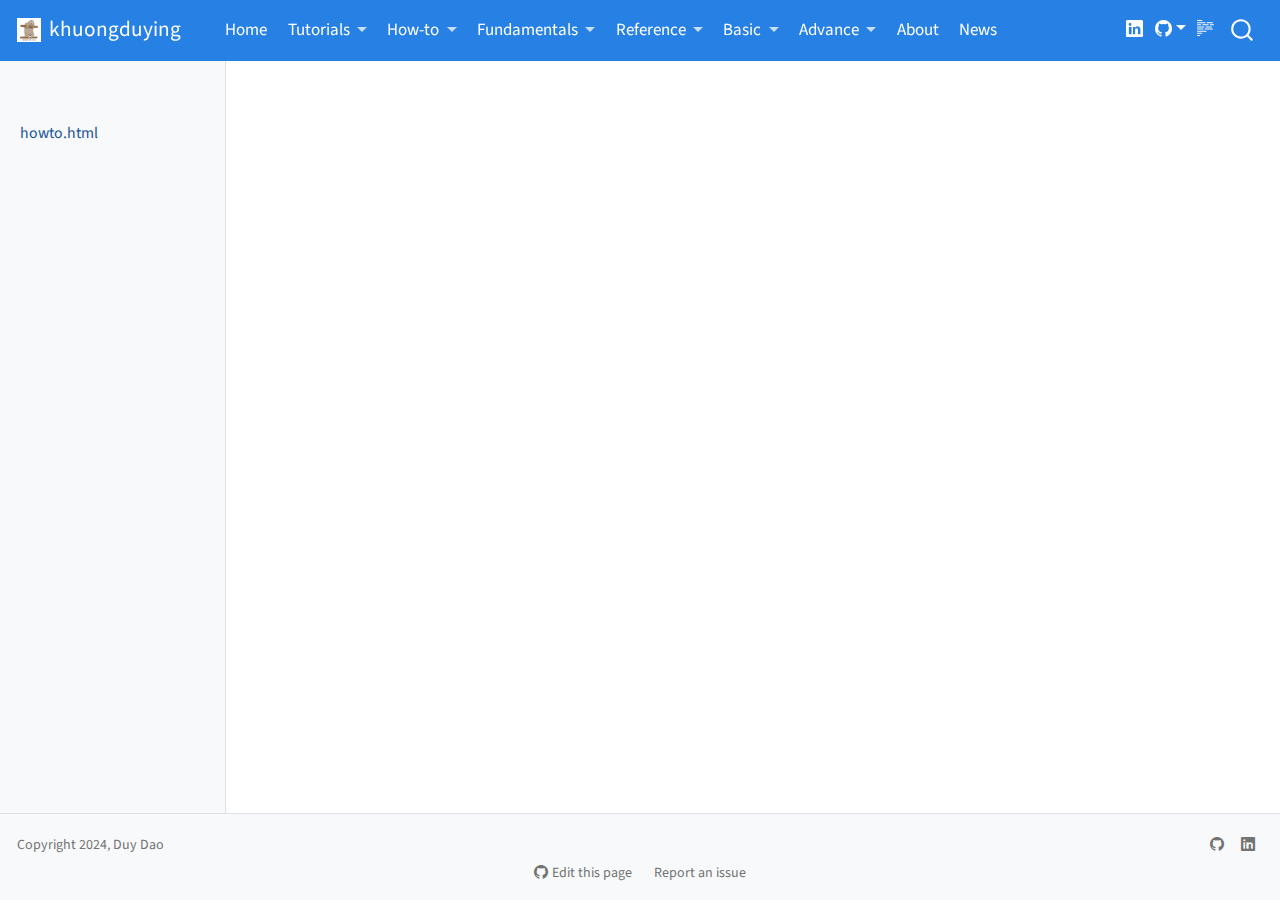
<file: docs/howto.html>
<!DOCTYPE html>
<html xmlns="http://www.w3.org/1999/xhtml" lang="en" xml:lang="en"><head>

<meta charset="utf-8">
<meta name="generator" content="quarto-1.3.450">

<meta name="viewport" content="width=device-width, initial-scale=1.0, user-scalable=yes">


<title>khuongduying – howto</title>
<style>
code{white-space: pre-wrap;}
span.smallcaps{font-variant: small-caps;}
div.columns{display: flex; gap: min(4vw, 1.5em);}
div.column{flex: auto; overflow-x: auto;}
div.hanging-indent{margin-left: 1.5em; text-indent: -1.5em;}
ul.task-list{list-style: none;}
ul.task-list li input[type="checkbox"] {
  width: 0.8em;
  margin: 0 0.8em 0.2em -1em; /* quarto-specific, see https://github.com/quarto-dev/quarto-cli/issues/4556 */ 
  vertical-align: middle;
}
</style>


<script src="site_libs/quarto-nav/quarto-nav.js"></script>
<script src="site_libs/quarto-nav/headroom.min.js"></script>
<script src="site_libs/clipboard/clipboard.min.js"></script>
<script src="site_libs/quarto-search/autocomplete.umd.js"></script>
<script src="site_libs/quarto-search/fuse.min.js"></script>
<script src="site_libs/quarto-search/quarto-search.js"></script>
<meta name="quarto:offset" content="./">
<script src="site_libs/quarto-html/quarto.js"></script>
<script src="site_libs/quarto-html/popper.min.js"></script>
<script src="site_libs/quarto-html/tippy.umd.min.js"></script>
<script src="site_libs/quarto-html/anchor.min.js"></script>
<link href="site_libs/quarto-html/tippy.css" rel="stylesheet">
<link href="site_libs/quarto-html/quarto-syntax-highlighting.css" rel="stylesheet" id="quarto-text-highlighting-styles">
<script src="site_libs/bootstrap/bootstrap.min.js"></script>
<link href="site_libs/bootstrap/bootstrap-icons.css" rel="stylesheet">
<link href="site_libs/bootstrap/bootstrap.min.css" rel="stylesheet" id="quarto-bootstrap" data-mode="light">
<script id="quarto-search-options" type="application/json">{
  "location": "navbar",
  "copy-button": false,
  "collapse-after": 3,
  "panel-placement": "end",
  "type": "overlay",
  "limit": 20,
  "language": {
    "search-no-results-text": "No results",
    "search-matching-documents-text": "matching documents",
    "search-copy-link-title": "Copy link to search",
    "search-hide-matches-text": "Hide additional matches",
    "search-more-match-text": "more match in this document",
    "search-more-matches-text": "more matches in this document",
    "search-clear-button-title": "Clear",
    "search-detached-cancel-button-title": "Cancel",
    "search-submit-button-title": "Submit",
    "search-label": "Search"
  }
}</script>


<link rel="stylesheet" href="styles.css">
</head>

<body class="nav-sidebar docked nav-fixed">

<div id="quarto-search-results"></div>
  <header id="quarto-header" class="headroom fixed-top">
    <nav class="navbar navbar-expand-lg navbar-dark ">
      <div class="navbar-container container-fluid">
      <div class="navbar-brand-container">
    <a href="./index.html" class="navbar-brand navbar-brand-logo">
    <img src="./GO_WITH_THE_FLOW/2.png" alt="" class="navbar-logo">
    </a>
    <a class="navbar-brand" href="./index.html">
    <span class="navbar-title">khuongduying</span>
    </a>
  </div>
            <div id="quarto-search" class="" title="Search"></div>
          <button class="navbar-toggler" type="button" data-bs-toggle="collapse" data-bs-target="#navbarCollapse" aria-controls="navbarCollapse" aria-expanded="false" aria-label="Toggle navigation" onclick="if (window.quartoToggleHeadroom) { window.quartoToggleHeadroom(); }">
  <span class="navbar-toggler-icon"></span>
</button>
          <div class="collapse navbar-collapse" id="navbarCollapse">
            <ul class="navbar-nav navbar-nav-scroll me-auto">
  <li class="nav-item">
    <a class="nav-link" href="./index.html" rel="" target="">
 <span class="menu-text">Home</span></a>
  </li>  
  <li class="nav-item dropdown ">
    <a class="nav-link dropdown-toggle" href="#" id="nav-menu-tutorials" role="button" data-bs-toggle="dropdown" aria-expanded="false" rel="" target="">
 <span class="menu-text">Tutorials</span>
    </a>
    <ul class="dropdown-menu" aria-labelledby="nav-menu-tutorials">    
        <li>
    <a class="dropdown-item" href="./tutorials.html" rel="" target="">
 <span class="dropdown-text">tutorials.html</span></a>
  </li>  
        <li>
    <a class="dropdown-item" href="./tutorial-1.html" rel="" target="">
 <span class="dropdown-text">Tutorial 1</span></a>
  </li>  
        <li>
    <a class="dropdown-item" href="./tutorial-2.html" rel="" target="">
 <span class="dropdown-text">Tutorial 2</span></a>
  </li>  
    </ul>
  </li>
  <li class="nav-item dropdown ">
    <a class="nav-link dropdown-toggle" href="#" id="nav-menu-how-to" role="button" data-bs-toggle="dropdown" aria-expanded="false" rel="" target="">
 <span class="menu-text">How-to</span>
    </a>
    <ul class="dropdown-menu" aria-labelledby="nav-menu-how-to">    
        <li>
    <a class="dropdown-item" href="./howto.html" rel="" target="">
 <span class="dropdown-text">howto.html</span></a>
  </li>  
    </ul>
  </li>
  <li class="nav-item dropdown ">
    <a class="nav-link dropdown-toggle" href="#" id="nav-menu-fundamentals" role="button" data-bs-toggle="dropdown" aria-expanded="false" rel="" target="">
 <span class="menu-text">Fundamentals</span>
    </a>
    <ul class="dropdown-menu" aria-labelledby="nav-menu-fundamentals">    
        <li>
    <a class="dropdown-item" href="./fundamentals.html" rel="" target="">
 <span class="dropdown-text">fundamentals.html</span></a>
  </li>  
    </ul>
  </li>
  <li class="nav-item dropdown ">
    <a class="nav-link dropdown-toggle" href="#" id="nav-menu-reference" role="button" data-bs-toggle="dropdown" aria-expanded="false" rel="" target="">
 <span class="menu-text">Reference</span>
    </a>
    <ul class="dropdown-menu" aria-labelledby="nav-menu-reference">    
        <li>
    <a class="dropdown-item" href="./reference.html" rel="" target="">
 <span class="dropdown-text">reference.html</span></a>
  </li>  
    </ul>
  </li>
  <li class="nav-item dropdown ">
    <a class="nav-link dropdown-toggle" href="#" id="nav-menu-basic" role="button" data-bs-toggle="dropdown" aria-expanded="false" rel="" target="">
 <span class="menu-text">Basic</span>
    </a>
    <ul class="dropdown-menu" aria-labelledby="nav-menu-basic">    
        <li class="dropdown-header">Basic</li>
        <li>
    <a class="dropdown-item" href="./Basic/menu1.html" rel="" target="">
 <span class="dropdown-text">Basic1</span></a>
  </li>  
        <li>
    <a class="dropdown-item" href="./Basic/menu2.html" rel="" target="">
 <span class="dropdown-text">Basic2</span></a>
  </li>  
    </ul>
  </li>
  <li class="nav-item dropdown ">
    <a class="nav-link dropdown-toggle" href="#" id="nav-menu-advance" role="button" data-bs-toggle="dropdown" aria-expanded="false" rel="" target="">
 <span class="menu-text">Advance</span>
    </a>
    <ul class="dropdown-menu" aria-labelledby="nav-menu-advance">    
        <li>
    <a class="dropdown-item" href="./Advance/cell2loc_A1_downstream.html" rel="" target="">
 <span class="dropdown-text">select one slide for visualization</span></a>
  </li>  
        <li>
    <a class="dropdown-item" href="./Advance/menu3.html" rel="" target="">
 <span class="dropdown-text">Advance1</span></a>
  </li>  
        <li>
    <a class="dropdown-item" href="./Advance/menu4.html" rel="" target="">
 <span class="dropdown-text">Advance2</span></a>
  </li>  
    </ul>
  </li>
  <li class="nav-item">
    <a class="nav-link" href="./about.html" rel="" target="">
 <span class="menu-text">About</span></a>
  </li>  
  <li class="nav-item">
    <a class="nav-link" href="./news.html" rel="" target="">
 <span class="menu-text">News</span></a>
  </li>  
</ul>
            <div class="quarto-navbar-tools ms-auto tools-wide">
    <a href="https://www.linkedin.com/in/khuongduying/" rel="" title="" class="quarto-navigation-tool px-1" aria-label=""><i class="bi bi-linkedin"></i></a>
    <div class="dropdown">
      <a href="" title="" id="quarto-navigation-tool-dropdown-0" class="quarto-navigation-tool dropdown-toggle px-1" data-bs-toggle="dropdown" aria-expanded="false" aria-label=""><i class="bi bi-github"></i></a>
      <ul class="dropdown-menu dropdown-menu-end" aria-labelledby="quarto-navigation-tool-dropdown-0">
          <li>
            <a class="dropdown-item quarto-navbar-tools ms-auto-item" href="https://github.com/khuongduying">
            My repositories
            </a>
          </li>
          <li>
            <a class="dropdown-item quarto-navbar-tools ms-auto-item" href="">
            Report a bug
            </a>
          </li>
      </ul>
    </div>
  <a href="" class="quarto-reader-toggle quarto-navigation-tool px-1" onclick="window.quartoToggleReader(); return false;" title="Toggle reader mode">
  <div class="quarto-reader-toggle-btn">
  <i class="bi"></i>
  </div>
</a>
</div>
          </div> <!-- /navcollapse -->
      </div> <!-- /container-fluid -->
    </nav>
  <nav class="quarto-secondary-nav">
    <div class="container-fluid d-flex">
      <button type="button" class="quarto-btn-toggle btn" data-bs-toggle="collapse" data-bs-target="#quarto-sidebar,#quarto-sidebar-glass" aria-controls="quarto-sidebar" aria-expanded="false" aria-label="Toggle sidebar navigation" onclick="if (window.quartoToggleHeadroom) { window.quartoToggleHeadroom(); }">
        <i class="bi bi-layout-text-sidebar-reverse"></i>
      </button>
      <nav class="quarto-page-breadcrumbs" aria-label="breadcrumb"><ol class="breadcrumb"><li class="breadcrumb-item"><a href="./howto.html">howto.html</a></li></ol></nav>
      <a class="flex-grow-1" role="button" data-bs-toggle="collapse" data-bs-target="#quarto-sidebar,#quarto-sidebar-glass" aria-controls="quarto-sidebar" aria-expanded="false" aria-label="Toggle sidebar navigation" onclick="if (window.quartoToggleHeadroom) { window.quartoToggleHeadroom(); }">      
      </a>
      <button type="button" class="btn quarto-search-button" aria-label="" onclick="window.quartoOpenSearch();">
        <i class="bi bi-search"></i>
      </button>
    </div>
  </nav>
</header>
<!-- content -->
<div id="quarto-content" class="quarto-container page-columns page-rows-contents page-layout-article page-navbar">
<!-- sidebar -->
  <nav id="quarto-sidebar" class="sidebar collapse collapse-horizontal sidebar-navigation docked overflow-auto">
        <div class="mt-2 flex-shrink-0 align-items-center">
        <div class="sidebar-search">
        <div id="quarto-search" class="" title="Search"></div>
        </div>
        </div>
    <div class="sidebar-menu-container"> 
    <ul class="list-unstyled mt-1">
        <li class="sidebar-item">
  <div class="sidebar-item-container"> 
  <a href="./howto.html" class="sidebar-item-text sidebar-link active">
 <span class="menu-text">howto.html</span></a>
  </div>
</li>
    </ul>
    </div>
</nav>
<div id="quarto-sidebar-glass" data-bs-toggle="collapse" data-bs-target="#quarto-sidebar,#quarto-sidebar-glass"></div>
<!-- margin-sidebar -->
    <div id="quarto-margin-sidebar" class="sidebar margin-sidebar">
        
    </div>
<!-- main -->
<main class="content" id="quarto-document-content">






<a onclick="window.scrollTo(0, 0); return false;" role="button" id="quarto-back-to-top"><i class="bi bi-arrow-up"></i> Back to top</a></main> <!-- /main -->
<script id="quarto-html-after-body" type="application/javascript">
window.document.addEventListener("DOMContentLoaded", function (event) {
  const toggleBodyColorMode = (bsSheetEl) => {
    const mode = bsSheetEl.getAttribute("data-mode");
    const bodyEl = window.document.querySelector("body");
    if (mode === "dark") {
      bodyEl.classList.add("quarto-dark");
      bodyEl.classList.remove("quarto-light");
    } else {
      bodyEl.classList.add("quarto-light");
      bodyEl.classList.remove("quarto-dark");
    }
  }
  const toggleBodyColorPrimary = () => {
    const bsSheetEl = window.document.querySelector("link#quarto-bootstrap");
    if (bsSheetEl) {
      toggleBodyColorMode(bsSheetEl);
    }
  }
  toggleBodyColorPrimary();  
  const icon = "";
  const anchorJS = new window.AnchorJS();
  anchorJS.options = {
    placement: 'right',
    icon: icon
  };
  anchorJS.add('.anchored');
  const isCodeAnnotation = (el) => {
    for (const clz of el.classList) {
      if (clz.startsWith('code-annotation-')) {                     
        return true;
      }
    }
    return false;
  }
  const clipboard = new window.ClipboardJS('.code-copy-button', {
    text: function(trigger) {
      const codeEl = trigger.previousElementSibling.cloneNode(true);
      for (const childEl of codeEl.children) {
        if (isCodeAnnotation(childEl)) {
          childEl.remove();
        }
      }
      return codeEl.innerText;
    }
  });
  clipboard.on('success', function(e) {
    // button target
    const button = e.trigger;
    // don't keep focus
    button.blur();
    // flash "checked"
    button.classList.add('code-copy-button-checked');
    var currentTitle = button.getAttribute("title");
    button.setAttribute("title", "Copied!");
    let tooltip;
    if (window.bootstrap) {
      button.setAttribute("data-bs-toggle", "tooltip");
      button.setAttribute("data-bs-placement", "left");
      button.setAttribute("data-bs-title", "Copied!");
      tooltip = new bootstrap.Tooltip(button, 
        { trigger: "manual", 
          customClass: "code-copy-button-tooltip",
          offset: [0, -8]});
      tooltip.show();    
    }
    setTimeout(function() {
      if (tooltip) {
        tooltip.hide();
        button.removeAttribute("data-bs-title");
        button.removeAttribute("data-bs-toggle");
        button.removeAttribute("data-bs-placement");
      }
      button.setAttribute("title", currentTitle);
      button.classList.remove('code-copy-button-checked');
    }, 1000);
    // clear code selection
    e.clearSelection();
  });
  function tippyHover(el, contentFn) {
    const config = {
      allowHTML: true,
      content: contentFn,
      maxWidth: 500,
      delay: 100,
      arrow: false,
      appendTo: function(el) {
          return el.parentElement;
      },
      interactive: true,
      interactiveBorder: 10,
      theme: 'quarto',
      placement: 'bottom-start'
    };
    window.tippy(el, config); 
  }
  const noterefs = window.document.querySelectorAll('a[role="doc-noteref"]');
  for (var i=0; i<noterefs.length; i++) {
    const ref = noterefs[i];
    tippyHover(ref, function() {
      // use id or data attribute instead here
      let href = ref.getAttribute('data-footnote-href') || ref.getAttribute('href');
      try { href = new URL(href).hash; } catch {}
      const id = href.replace(/^#\/?/, "");
      const note = window.document.getElementById(id);
      return note.innerHTML;
    });
  }
      let selectedAnnoteEl;
      const selectorForAnnotation = ( cell, annotation) => {
        let cellAttr = 'data-code-cell="' + cell + '"';
        let lineAttr = 'data-code-annotation="' +  annotation + '"';
        const selector = 'span[' + cellAttr + '][' + lineAttr + ']';
        return selector;
      }
      const selectCodeLines = (annoteEl) => {
        const doc = window.document;
        const targetCell = annoteEl.getAttribute("data-target-cell");
        const targetAnnotation = annoteEl.getAttribute("data-target-annotation");
        const annoteSpan = window.document.querySelector(selectorForAnnotation(targetCell, targetAnnotation));
        const lines = annoteSpan.getAttribute("data-code-lines").split(",");
        const lineIds = lines.map((line) => {
          return targetCell + "-" + line;
        })
        let top = null;
        let height = null;
        let parent = null;
        if (lineIds.length > 0) {
            //compute the position of the single el (top and bottom and make a div)
            const el = window.document.getElementById(lineIds[0]);
            top = el.offsetTop;
            height = el.offsetHeight;
            parent = el.parentElement.parentElement;
          if (lineIds.length > 1) {
            const lastEl = window.document.getElementById(lineIds[lineIds.length - 1]);
            const bottom = lastEl.offsetTop + lastEl.offsetHeight;
            height = bottom - top;
          }
          if (top !== null && height !== null && parent !== null) {
            // cook up a div (if necessary) and position it 
            let div = window.document.getElementById("code-annotation-line-highlight");
            if (div === null) {
              div = window.document.createElement("div");
              div.setAttribute("id", "code-annotation-line-highlight");
              div.style.position = 'absolute';
              parent.appendChild(div);
            }
            div.style.top = top - 2 + "px";
            div.style.height = height + 4 + "px";
            let gutterDiv = window.document.getElementById("code-annotation-line-highlight-gutter");
            if (gutterDiv === null) {
              gutterDiv = window.document.createElement("div");
              gutterDiv.setAttribute("id", "code-annotation-line-highlight-gutter");
              gutterDiv.style.position = 'absolute';
              const codeCell = window.document.getElementById(targetCell);
              const gutter = codeCell.querySelector('.code-annotation-gutter');
              gutter.appendChild(gutterDiv);
            }
            gutterDiv.style.top = top - 2 + "px";
            gutterDiv.style.height = height + 4 + "px";
          }
          selectedAnnoteEl = annoteEl;
        }
      };
      const unselectCodeLines = () => {
        const elementsIds = ["code-annotation-line-highlight", "code-annotation-line-highlight-gutter"];
        elementsIds.forEach((elId) => {
          const div = window.document.getElementById(elId);
          if (div) {
            div.remove();
          }
        });
        selectedAnnoteEl = undefined;
      };
      // Attach click handler to the DT
      const annoteDls = window.document.querySelectorAll('dt[data-target-cell]');
      for (const annoteDlNode of annoteDls) {
        annoteDlNode.addEventListener('click', (event) => {
          const clickedEl = event.target;
          if (clickedEl !== selectedAnnoteEl) {
            unselectCodeLines();
            const activeEl = window.document.querySelector('dt[data-target-cell].code-annotation-active');
            if (activeEl) {
              activeEl.classList.remove('code-annotation-active');
            }
            selectCodeLines(clickedEl);
            clickedEl.classList.add('code-annotation-active');
          } else {
            // Unselect the line
            unselectCodeLines();
            clickedEl.classList.remove('code-annotation-active');
          }
        });
      }
  const findCites = (el) => {
    const parentEl = el.parentElement;
    if (parentEl) {
      const cites = parentEl.dataset.cites;
      if (cites) {
        return {
          el,
          cites: cites.split(' ')
        };
      } else {
        return findCites(el.parentElement)
      }
    } else {
      return undefined;
    }
  };
  var bibliorefs = window.document.querySelectorAll('a[role="doc-biblioref"]');
  for (var i=0; i<bibliorefs.length; i++) {
    const ref = bibliorefs[i];
    const citeInfo = findCites(ref);
    if (citeInfo) {
      tippyHover(citeInfo.el, function() {
        var popup = window.document.createElement('div');
        citeInfo.cites.forEach(function(cite) {
          var citeDiv = window.document.createElement('div');
          citeDiv.classList.add('hanging-indent');
          citeDiv.classList.add('csl-entry');
          var biblioDiv = window.document.getElementById('ref-' + cite);
          if (biblioDiv) {
            citeDiv.innerHTML = biblioDiv.innerHTML;
          }
          popup.appendChild(citeDiv);
        });
        return popup.innerHTML;
      });
    }
  }
});
</script>
</div> <!-- /content -->
<footer class="footer">
  <div class="nav-footer">
    <div class="nav-footer-left">Copyright 2024, Duy Dao</div>   
    <div class="nav-footer-center">
      &nbsp;
    <div class="toc-actions"><div><i class="bi bi-github"></i></div><div class="action-links"><p><a href="https://github.com/khuongduying/edit/main/howto.qmd" class="toc-action">Edit this page</a></p><p><a href="https://github.com/khuongduying/issues/new" class="toc-action">Report an issue</a></p></div></div></div>
    <div class="nav-footer-right">
      <ul class="footer-items list-unstyled">
    <li class="nav-item compact">
    <a class="nav-link" href="https://github.com/khuongduying">
      <i class="bi bi-github" role="img">
</i> 
    </a>
  </li>  
    <li class="nav-item compact">
    <a class="nav-link" href="https://www.linkedin.com/in/khuongduying/">
      <i class="bi bi-linkedin" role="img">
</i> 
    </a>
  </li>  
</ul>
    </div>
  </div>
</footer>



</body></html>
</file>
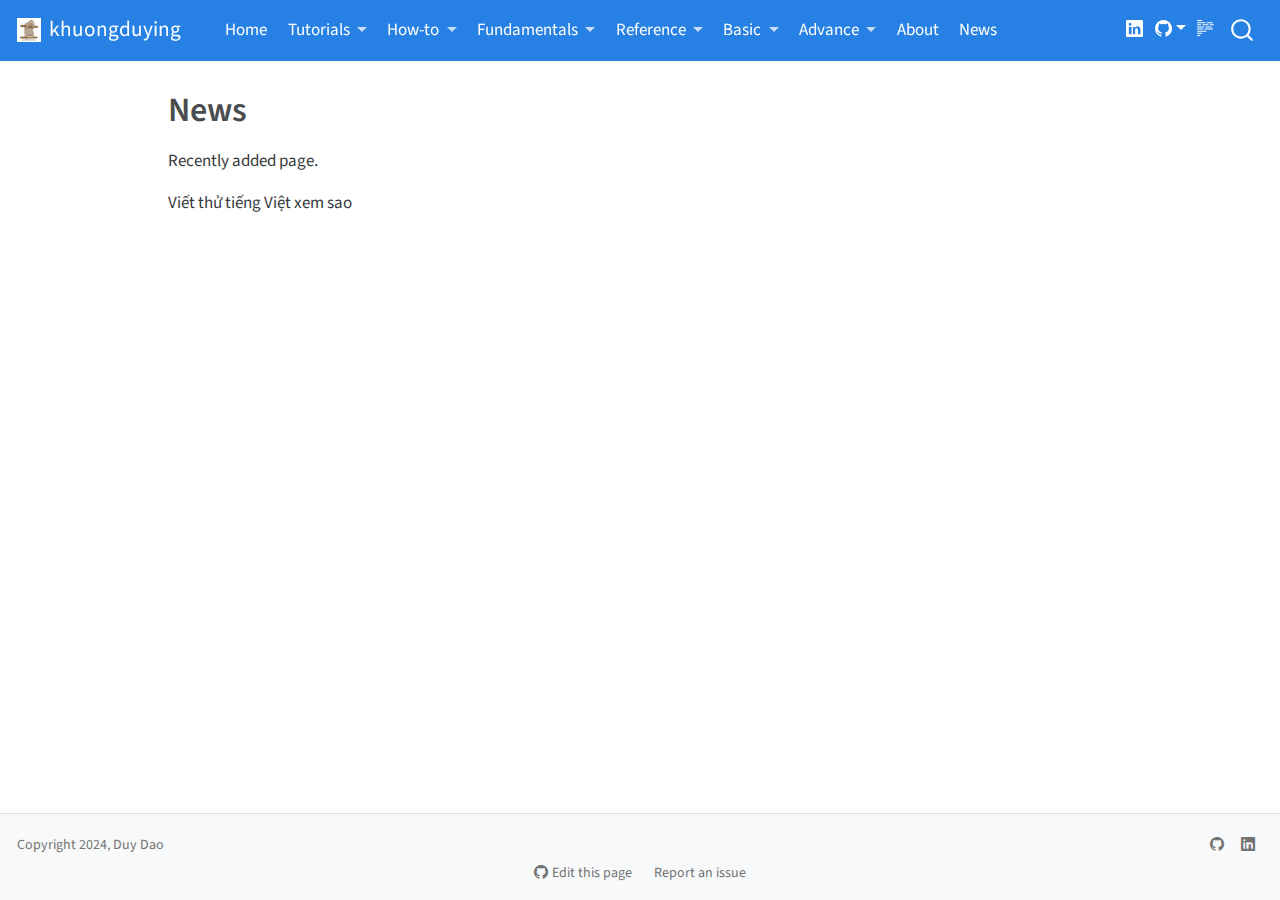
<file: docs/news.html>
<!DOCTYPE html>
<html xmlns="http://www.w3.org/1999/xhtml" lang="en" xml:lang="en"><head>

<meta charset="utf-8">
<meta name="generator" content="quarto-1.3.450">

<meta name="viewport" content="width=device-width, initial-scale=1.0, user-scalable=yes">


<title>khuongduying - News</title>
<style>
code{white-space: pre-wrap;}
span.smallcaps{font-variant: small-caps;}
div.columns{display: flex; gap: min(4vw, 1.5em);}
div.column{flex: auto; overflow-x: auto;}
div.hanging-indent{margin-left: 1.5em; text-indent: -1.5em;}
ul.task-list{list-style: none;}
ul.task-list li input[type="checkbox"] {
  width: 0.8em;
  margin: 0 0.8em 0.2em -1em; /* quarto-specific, see https://github.com/quarto-dev/quarto-cli/issues/4556 */ 
  vertical-align: middle;
}
</style>


<script src="site_libs/quarto-nav/quarto-nav.js"></script>
<script src="site_libs/quarto-nav/headroom.min.js"></script>
<script src="site_libs/clipboard/clipboard.min.js"></script>
<script src="site_libs/quarto-search/autocomplete.umd.js"></script>
<script src="site_libs/quarto-search/fuse.min.js"></script>
<script src="site_libs/quarto-search/quarto-search.js"></script>
<meta name="quarto:offset" content="./">
<script src="site_libs/quarto-html/quarto.js"></script>
<script src="site_libs/quarto-html/popper.min.js"></script>
<script src="site_libs/quarto-html/tippy.umd.min.js"></script>
<script src="site_libs/quarto-html/anchor.min.js"></script>
<link href="site_libs/quarto-html/tippy.css" rel="stylesheet">
<link href="site_libs/quarto-html/quarto-syntax-highlighting.css" rel="stylesheet" id="quarto-text-highlighting-styles">
<script src="site_libs/bootstrap/bootstrap.min.js"></script>
<link href="site_libs/bootstrap/bootstrap-icons.css" rel="stylesheet">
<link href="site_libs/bootstrap/bootstrap.min.css" rel="stylesheet" id="quarto-bootstrap" data-mode="light">
<script id="quarto-search-options" type="application/json">{
  "location": "navbar",
  "copy-button": false,
  "collapse-after": 3,
  "panel-placement": "end",
  "type": "overlay",
  "limit": 20,
  "language": {
    "search-no-results-text": "No results",
    "search-matching-documents-text": "matching documents",
    "search-copy-link-title": "Copy link to search",
    "search-hide-matches-text": "Hide additional matches",
    "search-more-match-text": "more match in this document",
    "search-more-matches-text": "more matches in this document",
    "search-clear-button-title": "Clear",
    "search-detached-cancel-button-title": "Cancel",
    "search-submit-button-title": "Submit",
    "search-label": "Search"
  }
}</script>


<link rel="stylesheet" href="styles.css">
</head>

<body class="nav-fixed">

<div id="quarto-search-results"></div>
  <header id="quarto-header" class="headroom fixed-top">
    <nav class="navbar navbar-expand-lg navbar-dark ">
      <div class="navbar-container container-fluid">
      <div class="navbar-brand-container">
    <a href="./index.html" class="navbar-brand navbar-brand-logo">
    <img src="./GO_WITH_THE_FLOW/2.png" alt="" class="navbar-logo">
    </a>
    <a class="navbar-brand" href="./index.html">
    <span class="navbar-title">khuongduying</span>
    </a>
  </div>
            <div id="quarto-search" class="" title="Search"></div>
          <button class="navbar-toggler" type="button" data-bs-toggle="collapse" data-bs-target="#navbarCollapse" aria-controls="navbarCollapse" aria-expanded="false" aria-label="Toggle navigation" onclick="if (window.quartoToggleHeadroom) { window.quartoToggleHeadroom(); }">
  <span class="navbar-toggler-icon"></span>
</button>
          <div class="collapse navbar-collapse" id="navbarCollapse">
            <ul class="navbar-nav navbar-nav-scroll me-auto">
  <li class="nav-item">
    <a class="nav-link" href="./index.html" rel="" target="">
 <span class="menu-text">Home</span></a>
  </li>  
  <li class="nav-item dropdown ">
    <a class="nav-link dropdown-toggle" href="#" id="nav-menu-tutorials" role="button" data-bs-toggle="dropdown" aria-expanded="false" rel="" target="">
 <span class="menu-text">Tutorials</span>
    </a>
    <ul class="dropdown-menu" aria-labelledby="nav-menu-tutorials">    
        <li>
    <a class="dropdown-item" href="./tutorials.html" rel="" target="">
 <span class="dropdown-text">tutorials.html</span></a>
  </li>  
        <li>
    <a class="dropdown-item" href="./tutorial-1.html" rel="" target="">
 <span class="dropdown-text">Tutorial 1</span></a>
  </li>  
        <li>
    <a class="dropdown-item" href="./tutorial-2.html" rel="" target="">
 <span class="dropdown-text">Tutorial 2</span></a>
  </li>  
    </ul>
  </li>
  <li class="nav-item dropdown ">
    <a class="nav-link dropdown-toggle" href="#" id="nav-menu-how-to" role="button" data-bs-toggle="dropdown" aria-expanded="false" rel="" target="">
 <span class="menu-text">How-to</span>
    </a>
    <ul class="dropdown-menu" aria-labelledby="nav-menu-how-to">    
        <li>
    <a class="dropdown-item" href="./howto.html" rel="" target="">
 <span class="dropdown-text">howto.html</span></a>
  </li>  
    </ul>
  </li>
  <li class="nav-item dropdown ">
    <a class="nav-link dropdown-toggle" href="#" id="nav-menu-fundamentals" role="button" data-bs-toggle="dropdown" aria-expanded="false" rel="" target="">
 <span class="menu-text">Fundamentals</span>
    </a>
    <ul class="dropdown-menu" aria-labelledby="nav-menu-fundamentals">    
        <li>
    <a class="dropdown-item" href="./fundamentals.html" rel="" target="">
 <span class="dropdown-text">fundamentals.html</span></a>
  </li>  
    </ul>
  </li>
  <li class="nav-item dropdown ">
    <a class="nav-link dropdown-toggle" href="#" id="nav-menu-reference" role="button" data-bs-toggle="dropdown" aria-expanded="false" rel="" target="">
 <span class="menu-text">Reference</span>
    </a>
    <ul class="dropdown-menu" aria-labelledby="nav-menu-reference">    
        <li>
    <a class="dropdown-item" href="./reference.html" rel="" target="">
 <span class="dropdown-text">reference.html</span></a>
  </li>  
    </ul>
  </li>
  <li class="nav-item dropdown ">
    <a class="nav-link dropdown-toggle" href="#" id="nav-menu-basic" role="button" data-bs-toggle="dropdown" aria-expanded="false" rel="" target="">
 <span class="menu-text">Basic</span>
    </a>
    <ul class="dropdown-menu" aria-labelledby="nav-menu-basic">    
        <li class="dropdown-header">Basic</li>
        <li>
    <a class="dropdown-item" href="./Basic/menu1.html" rel="" target="">
 <span class="dropdown-text">Basic1</span></a>
  </li>  
        <li>
    <a class="dropdown-item" href="./Basic/menu2.html" rel="" target="">
 <span class="dropdown-text">Basic2</span></a>
  </li>  
    </ul>
  </li>
  <li class="nav-item dropdown ">
    <a class="nav-link dropdown-toggle" href="#" id="nav-menu-advance" role="button" data-bs-toggle="dropdown" aria-expanded="false" rel="" target="">
 <span class="menu-text">Advance</span>
    </a>
    <ul class="dropdown-menu" aria-labelledby="nav-menu-advance">    
        <li>
    <a class="dropdown-item" href="./Advance/cell2loc_A1_downstream.html" rel="" target="">
 <span class="dropdown-text">select one slide for visualization</span></a>
  </li>  
        <li>
    <a class="dropdown-item" href="./Advance/menu3.html" rel="" target="">
 <span class="dropdown-text">Advance1</span></a>
  </li>  
        <li>
    <a class="dropdown-item" href="./Advance/menu4.html" rel="" target="">
 <span class="dropdown-text">Advance2</span></a>
  </li>  
    </ul>
  </li>
  <li class="nav-item">
    <a class="nav-link" href="./about.html" rel="" target="">
 <span class="menu-text">About</span></a>
  </li>  
  <li class="nav-item">
    <a class="nav-link active" href="./news.html" rel="" target="" aria-current="page">
 <span class="menu-text">News</span></a>
  </li>  
</ul>
            <div class="quarto-navbar-tools ms-auto tools-wide">
    <a href="https://www.linkedin.com/in/khuongduying/" rel="" title="" class="quarto-navigation-tool px-1" aria-label=""><i class="bi bi-linkedin"></i></a>
    <div class="dropdown">
      <a href="" title="" id="quarto-navigation-tool-dropdown-0" class="quarto-navigation-tool dropdown-toggle px-1" data-bs-toggle="dropdown" aria-expanded="false" aria-label=""><i class="bi bi-github"></i></a>
      <ul class="dropdown-menu dropdown-menu-end" aria-labelledby="quarto-navigation-tool-dropdown-0">
          <li>
            <a class="dropdown-item quarto-navbar-tools ms-auto-item" href="https://github.com/khuongduying">
            My repositories
            </a>
          </li>
          <li>
            <a class="dropdown-item quarto-navbar-tools ms-auto-item" href="">
            Report a bug
            </a>
          </li>
      </ul>
    </div>
  <a href="" class="quarto-reader-toggle quarto-navigation-tool px-1" onclick="window.quartoToggleReader(); return false;" title="Toggle reader mode">
  <div class="quarto-reader-toggle-btn">
  <i class="bi"></i>
  </div>
</a>
</div>
          </div> <!-- /navcollapse -->
      </div> <!-- /container-fluid -->
    </nav>
</header>
<!-- content -->
<div id="quarto-content" class="quarto-container page-columns page-rows-contents page-layout-article page-navbar">
<!-- sidebar -->
<!-- margin-sidebar -->
    <div id="quarto-margin-sidebar" class="sidebar margin-sidebar">
        
    </div>
<!-- main -->
<main class="content" id="quarto-document-content">

<header id="title-block-header" class="quarto-title-block default">
<div class="quarto-title">
<h1 class="title">News</h1>
</div>



<div class="quarto-title-meta">

    
  
    
  </div>
  

</header>

<p>Recently added page.</p>
<p>Viết thử tiếng Việt xem sao</p>



<a onclick="window.scrollTo(0, 0); return false;" role="button" id="quarto-back-to-top"><i class="bi bi-arrow-up"></i> Back to top</a></main> <!-- /main -->
<script id="quarto-html-after-body" type="application/javascript">
window.document.addEventListener("DOMContentLoaded", function (event) {
  const toggleBodyColorMode = (bsSheetEl) => {
    const mode = bsSheetEl.getAttribute("data-mode");
    const bodyEl = window.document.querySelector("body");
    if (mode === "dark") {
      bodyEl.classList.add("quarto-dark");
      bodyEl.classList.remove("quarto-light");
    } else {
      bodyEl.classList.add("quarto-light");
      bodyEl.classList.remove("quarto-dark");
    }
  }
  const toggleBodyColorPrimary = () => {
    const bsSheetEl = window.document.querySelector("link#quarto-bootstrap");
    if (bsSheetEl) {
      toggleBodyColorMode(bsSheetEl);
    }
  }
  toggleBodyColorPrimary();  
  const icon = "";
  const anchorJS = new window.AnchorJS();
  anchorJS.options = {
    placement: 'right',
    icon: icon
  };
  anchorJS.add('.anchored');
  const isCodeAnnotation = (el) => {
    for (const clz of el.classList) {
      if (clz.startsWith('code-annotation-')) {                     
        return true;
      }
    }
    return false;
  }
  const clipboard = new window.ClipboardJS('.code-copy-button', {
    text: function(trigger) {
      const codeEl = trigger.previousElementSibling.cloneNode(true);
      for (const childEl of codeEl.children) {
        if (isCodeAnnotation(childEl)) {
          childEl.remove();
        }
      }
      return codeEl.innerText;
    }
  });
  clipboard.on('success', function(e) {
    // button target
    const button = e.trigger;
    // don't keep focus
    button.blur();
    // flash "checked"
    button.classList.add('code-copy-button-checked');
    var currentTitle = button.getAttribute("title");
    button.setAttribute("title", "Copied!");
    let tooltip;
    if (window.bootstrap) {
      button.setAttribute("data-bs-toggle", "tooltip");
      button.setAttribute("data-bs-placement", "left");
      button.setAttribute("data-bs-title", "Copied!");
      tooltip = new bootstrap.Tooltip(button, 
        { trigger: "manual", 
          customClass: "code-copy-button-tooltip",
          offset: [0, -8]});
      tooltip.show();    
    }
    setTimeout(function() {
      if (tooltip) {
        tooltip.hide();
        button.removeAttribute("data-bs-title");
        button.removeAttribute("data-bs-toggle");
        button.removeAttribute("data-bs-placement");
      }
      button.setAttribute("title", currentTitle);
      button.classList.remove('code-copy-button-checked');
    }, 1000);
    // clear code selection
    e.clearSelection();
  });
  function tippyHover(el, contentFn) {
    const config = {
      allowHTML: true,
      content: contentFn,
      maxWidth: 500,
      delay: 100,
      arrow: false,
      appendTo: function(el) {
          return el.parentElement;
      },
      interactive: true,
      interactiveBorder: 10,
      theme: 'quarto',
      placement: 'bottom-start'
    };
    window.tippy(el, config); 
  }
  const noterefs = window.document.querySelectorAll('a[role="doc-noteref"]');
  for (var i=0; i<noterefs.length; i++) {
    const ref = noterefs[i];
    tippyHover(ref, function() {
      // use id or data attribute instead here
      let href = ref.getAttribute('data-footnote-href') || ref.getAttribute('href');
      try { href = new URL(href).hash; } catch {}
      const id = href.replace(/^#\/?/, "");
      const note = window.document.getElementById(id);
      return note.innerHTML;
    });
  }
      let selectedAnnoteEl;
      const selectorForAnnotation = ( cell, annotation) => {
        let cellAttr = 'data-code-cell="' + cell + '"';
        let lineAttr = 'data-code-annotation="' +  annotation + '"';
        const selector = 'span[' + cellAttr + '][' + lineAttr + ']';
        return selector;
      }
      const selectCodeLines = (annoteEl) => {
        const doc = window.document;
        const targetCell = annoteEl.getAttribute("data-target-cell");
        const targetAnnotation = annoteEl.getAttribute("data-target-annotation");
        const annoteSpan = window.document.querySelector(selectorForAnnotation(targetCell, targetAnnotation));
        const lines = annoteSpan.getAttribute("data-code-lines").split(",");
        const lineIds = lines.map((line) => {
          return targetCell + "-" + line;
        })
        let top = null;
        let height = null;
        let parent = null;
        if (lineIds.length > 0) {
            //compute the position of the single el (top and bottom and make a div)
            const el = window.document.getElementById(lineIds[0]);
            top = el.offsetTop;
            height = el.offsetHeight;
            parent = el.parentElement.parentElement;
          if (lineIds.length > 1) {
            const lastEl = window.document.getElementById(lineIds[lineIds.length - 1]);
            const bottom = lastEl.offsetTop + lastEl.offsetHeight;
            height = bottom - top;
          }
          if (top !== null && height !== null && parent !== null) {
            // cook up a div (if necessary) and position it 
            let div = window.document.getElementById("code-annotation-line-highlight");
            if (div === null) {
              div = window.document.createElement("div");
              div.setAttribute("id", "code-annotation-line-highlight");
              div.style.position = 'absolute';
              parent.appendChild(div);
            }
            div.style.top = top - 2 + "px";
            div.style.height = height + 4 + "px";
            let gutterDiv = window.document.getElementById("code-annotation-line-highlight-gutter");
            if (gutterDiv === null) {
              gutterDiv = window.document.createElement("div");
              gutterDiv.setAttribute("id", "code-annotation-line-highlight-gutter");
              gutterDiv.style.position = 'absolute';
              const codeCell = window.document.getElementById(targetCell);
              const gutter = codeCell.querySelector('.code-annotation-gutter');
              gutter.appendChild(gutterDiv);
            }
            gutterDiv.style.top = top - 2 + "px";
            gutterDiv.style.height = height + 4 + "px";
          }
          selectedAnnoteEl = annoteEl;
        }
      };
      const unselectCodeLines = () => {
        const elementsIds = ["code-annotation-line-highlight", "code-annotation-line-highlight-gutter"];
        elementsIds.forEach((elId) => {
          const div = window.document.getElementById(elId);
          if (div) {
            div.remove();
          }
        });
        selectedAnnoteEl = undefined;
      };
      // Attach click handler to the DT
      const annoteDls = window.document.querySelectorAll('dt[data-target-cell]');
      for (const annoteDlNode of annoteDls) {
        annoteDlNode.addEventListener('click', (event) => {
          const clickedEl = event.target;
          if (clickedEl !== selectedAnnoteEl) {
            unselectCodeLines();
            const activeEl = window.document.querySelector('dt[data-target-cell].code-annotation-active');
            if (activeEl) {
              activeEl.classList.remove('code-annotation-active');
            }
            selectCodeLines(clickedEl);
            clickedEl.classList.add('code-annotation-active');
          } else {
            // Unselect the line
            unselectCodeLines();
            clickedEl.classList.remove('code-annotation-active');
          }
        });
      }
  const findCites = (el) => {
    const parentEl = el.parentElement;
    if (parentEl) {
      const cites = parentEl.dataset.cites;
      if (cites) {
        return {
          el,
          cites: cites.split(' ')
        };
      } else {
        return findCites(el.parentElement)
      }
    } else {
      return undefined;
    }
  };
  var bibliorefs = window.document.querySelectorAll('a[role="doc-biblioref"]');
  for (var i=0; i<bibliorefs.length; i++) {
    const ref = bibliorefs[i];
    const citeInfo = findCites(ref);
    if (citeInfo) {
      tippyHover(citeInfo.el, function() {
        var popup = window.document.createElement('div');
        citeInfo.cites.forEach(function(cite) {
          var citeDiv = window.document.createElement('div');
          citeDiv.classList.add('hanging-indent');
          citeDiv.classList.add('csl-entry');
          var biblioDiv = window.document.getElementById('ref-' + cite);
          if (biblioDiv) {
            citeDiv.innerHTML = biblioDiv.innerHTML;
          }
          popup.appendChild(citeDiv);
        });
        return popup.innerHTML;
      });
    }
  }
});
</script>
</div> <!-- /content -->
<footer class="footer">
  <div class="nav-footer">
    <div class="nav-footer-left">Copyright 2024, Duy Dao</div>   
    <div class="nav-footer-center">
      &nbsp;
    <div class="toc-actions"><div><i class="bi bi-github"></i></div><div class="action-links"><p><a href="https://github.com/khuongduying/edit/main/news.qmd" class="toc-action">Edit this page</a></p><p><a href="https://github.com/khuongduying/issues/new" class="toc-action">Report an issue</a></p></div></div></div>
    <div class="nav-footer-right">
      <ul class="footer-items list-unstyled">
    <li class="nav-item compact">
    <a class="nav-link" href="https://github.com/khuongduying">
      <i class="bi bi-github" role="img">
</i> 
    </a>
  </li>  
    <li class="nav-item compact">
    <a class="nav-link" href="https://www.linkedin.com/in/khuongduying/">
      <i class="bi bi-linkedin" role="img">
</i> 
    </a>
  </li>  
</ul>
    </div>
  </div>
</footer>



</body></html>
</file>
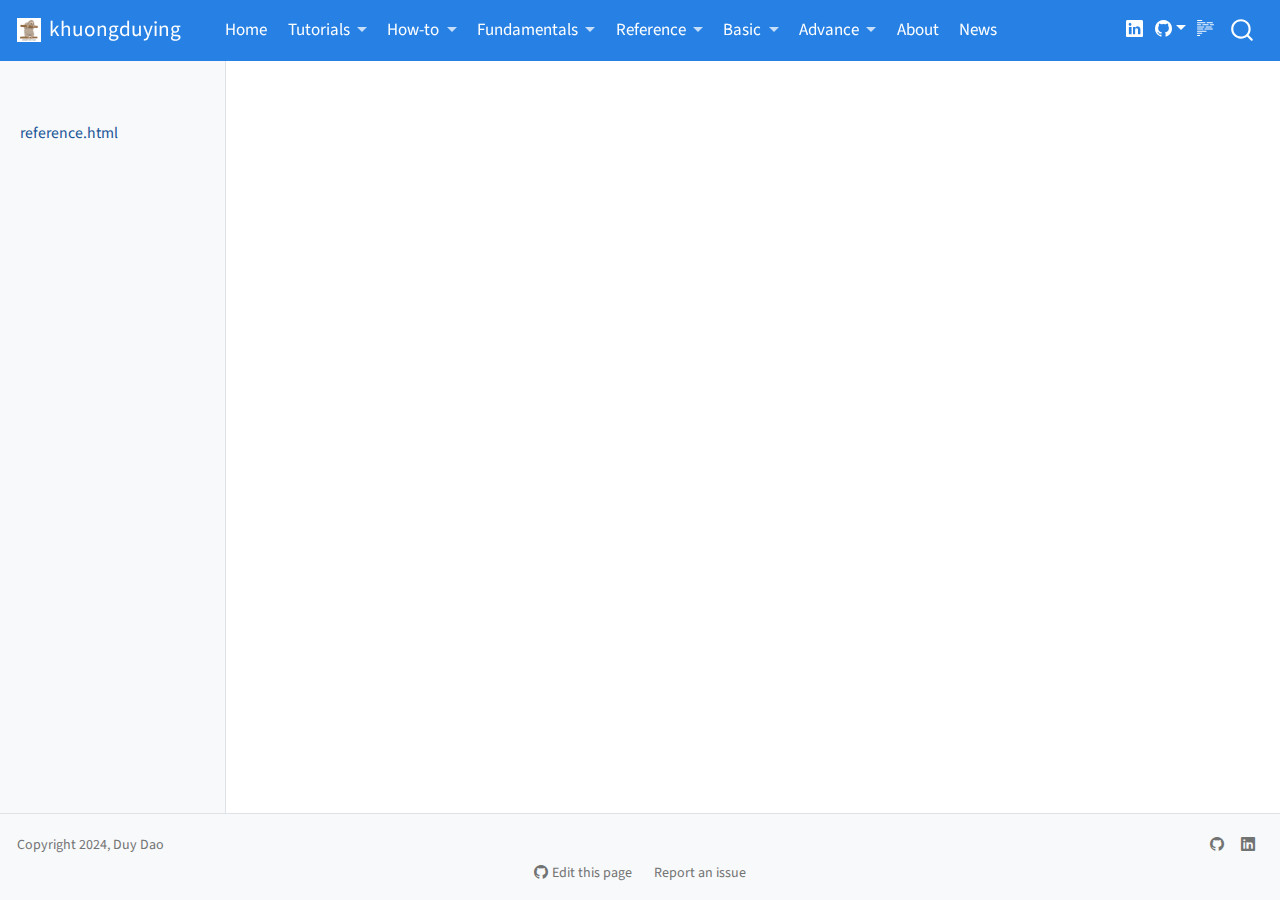
<file: docs/reference.html>
<!DOCTYPE html>
<html xmlns="http://www.w3.org/1999/xhtml" lang="en" xml:lang="en"><head>

<meta charset="utf-8">
<meta name="generator" content="quarto-1.3.450">

<meta name="viewport" content="width=device-width, initial-scale=1.0, user-scalable=yes">


<title>khuongduying – reference</title>
<style>
code{white-space: pre-wrap;}
span.smallcaps{font-variant: small-caps;}
div.columns{display: flex; gap: min(4vw, 1.5em);}
div.column{flex: auto; overflow-x: auto;}
div.hanging-indent{margin-left: 1.5em; text-indent: -1.5em;}
ul.task-list{list-style: none;}
ul.task-list li input[type="checkbox"] {
  width: 0.8em;
  margin: 0 0.8em 0.2em -1em; /* quarto-specific, see https://github.com/quarto-dev/quarto-cli/issues/4556 */ 
  vertical-align: middle;
}
</style>


<script src="site_libs/quarto-nav/quarto-nav.js"></script>
<script src="site_libs/quarto-nav/headroom.min.js"></script>
<script src="site_libs/clipboard/clipboard.min.js"></script>
<script src="site_libs/quarto-search/autocomplete.umd.js"></script>
<script src="site_libs/quarto-search/fuse.min.js"></script>
<script src="site_libs/quarto-search/quarto-search.js"></script>
<meta name="quarto:offset" content="./">
<script src="site_libs/quarto-html/quarto.js"></script>
<script src="site_libs/quarto-html/popper.min.js"></script>
<script src="site_libs/quarto-html/tippy.umd.min.js"></script>
<script src="site_libs/quarto-html/anchor.min.js"></script>
<link href="site_libs/quarto-html/tippy.css" rel="stylesheet">
<link href="site_libs/quarto-html/quarto-syntax-highlighting.css" rel="stylesheet" id="quarto-text-highlighting-styles">
<script src="site_libs/bootstrap/bootstrap.min.js"></script>
<link href="site_libs/bootstrap/bootstrap-icons.css" rel="stylesheet">
<link href="site_libs/bootstrap/bootstrap.min.css" rel="stylesheet" id="quarto-bootstrap" data-mode="light">
<script id="quarto-search-options" type="application/json">{
  "location": "navbar",
  "copy-button": false,
  "collapse-after": 3,
  "panel-placement": "end",
  "type": "overlay",
  "limit": 20,
  "language": {
    "search-no-results-text": "No results",
    "search-matching-documents-text": "matching documents",
    "search-copy-link-title": "Copy link to search",
    "search-hide-matches-text": "Hide additional matches",
    "search-more-match-text": "more match in this document",
    "search-more-matches-text": "more matches in this document",
    "search-clear-button-title": "Clear",
    "search-detached-cancel-button-title": "Cancel",
    "search-submit-button-title": "Submit",
    "search-label": "Search"
  }
}</script>


<link rel="stylesheet" href="styles.css">
</head>

<body class="nav-sidebar docked nav-fixed">

<div id="quarto-search-results"></div>
  <header id="quarto-header" class="headroom fixed-top">
    <nav class="navbar navbar-expand-lg navbar-dark ">
      <div class="navbar-container container-fluid">
      <div class="navbar-brand-container">
    <a href="./index.html" class="navbar-brand navbar-brand-logo">
    <img src="./GO_WITH_THE_FLOW/2.png" alt="" class="navbar-logo">
    </a>
    <a class="navbar-brand" href="./index.html">
    <span class="navbar-title">khuongduying</span>
    </a>
  </div>
            <div id="quarto-search" class="" title="Search"></div>
          <button class="navbar-toggler" type="button" data-bs-toggle="collapse" data-bs-target="#navbarCollapse" aria-controls="navbarCollapse" aria-expanded="false" aria-label="Toggle navigation" onclick="if (window.quartoToggleHeadroom) { window.quartoToggleHeadroom(); }">
  <span class="navbar-toggler-icon"></span>
</button>
          <div class="collapse navbar-collapse" id="navbarCollapse">
            <ul class="navbar-nav navbar-nav-scroll me-auto">
  <li class="nav-item">
    <a class="nav-link" href="./index.html" rel="" target="">
 <span class="menu-text">Home</span></a>
  </li>  
  <li class="nav-item dropdown ">
    <a class="nav-link dropdown-toggle" href="#" id="nav-menu-tutorials" role="button" data-bs-toggle="dropdown" aria-expanded="false" rel="" target="">
 <span class="menu-text">Tutorials</span>
    </a>
    <ul class="dropdown-menu" aria-labelledby="nav-menu-tutorials">    
        <li>
    <a class="dropdown-item" href="./tutorials.html" rel="" target="">
 <span class="dropdown-text">tutorials.html</span></a>
  </li>  
        <li>
    <a class="dropdown-item" href="./tutorial-1.html" rel="" target="">
 <span class="dropdown-text">Tutorial 1</span></a>
  </li>  
        <li>
    <a class="dropdown-item" href="./tutorial-2.html" rel="" target="">
 <span class="dropdown-text">Tutorial 2</span></a>
  </li>  
    </ul>
  </li>
  <li class="nav-item dropdown ">
    <a class="nav-link dropdown-toggle" href="#" id="nav-menu-how-to" role="button" data-bs-toggle="dropdown" aria-expanded="false" rel="" target="">
 <span class="menu-text">How-to</span>
    </a>
    <ul class="dropdown-menu" aria-labelledby="nav-menu-how-to">    
        <li>
    <a class="dropdown-item" href="./howto.html" rel="" target="">
 <span class="dropdown-text">howto.html</span></a>
  </li>  
    </ul>
  </li>
  <li class="nav-item dropdown ">
    <a class="nav-link dropdown-toggle" href="#" id="nav-menu-fundamentals" role="button" data-bs-toggle="dropdown" aria-expanded="false" rel="" target="">
 <span class="menu-text">Fundamentals</span>
    </a>
    <ul class="dropdown-menu" aria-labelledby="nav-menu-fundamentals">    
        <li>
    <a class="dropdown-item" href="./fundamentals.html" rel="" target="">
 <span class="dropdown-text">fundamentals.html</span></a>
  </li>  
    </ul>
  </li>
  <li class="nav-item dropdown ">
    <a class="nav-link dropdown-toggle" href="#" id="nav-menu-reference" role="button" data-bs-toggle="dropdown" aria-expanded="false" rel="" target="">
 <span class="menu-text">Reference</span>
    </a>
    <ul class="dropdown-menu" aria-labelledby="nav-menu-reference">    
        <li>
    <a class="dropdown-item" href="./reference.html" rel="" target="">
 <span class="dropdown-text">reference.html</span></a>
  </li>  
    </ul>
  </li>
  <li class="nav-item dropdown ">
    <a class="nav-link dropdown-toggle" href="#" id="nav-menu-basic" role="button" data-bs-toggle="dropdown" aria-expanded="false" rel="" target="">
 <span class="menu-text">Basic</span>
    </a>
    <ul class="dropdown-menu" aria-labelledby="nav-menu-basic">    
        <li class="dropdown-header">Basic</li>
        <li>
    <a class="dropdown-item" href="./Basic/menu1.html" rel="" target="">
 <span class="dropdown-text">Basic1</span></a>
  </li>  
        <li>
    <a class="dropdown-item" href="./Basic/menu2.html" rel="" target="">
 <span class="dropdown-text">Basic2</span></a>
  </li>  
    </ul>
  </li>
  <li class="nav-item dropdown ">
    <a class="nav-link dropdown-toggle" href="#" id="nav-menu-advance" role="button" data-bs-toggle="dropdown" aria-expanded="false" rel="" target="">
 <span class="menu-text">Advance</span>
    </a>
    <ul class="dropdown-menu" aria-labelledby="nav-menu-advance">    
        <li>
    <a class="dropdown-item" href="./Advance/cell2loc_A1_downstream.html" rel="" target="">
 <span class="dropdown-text">select one slide for visualization</span></a>
  </li>  
        <li>
    <a class="dropdown-item" href="./Advance/menu3.html" rel="" target="">
 <span class="dropdown-text">Advance1</span></a>
  </li>  
        <li>
    <a class="dropdown-item" href="./Advance/menu4.html" rel="" target="">
 <span class="dropdown-text">Advance2</span></a>
  </li>  
    </ul>
  </li>
  <li class="nav-item">
    <a class="nav-link" href="./about.html" rel="" target="">
 <span class="menu-text">About</span></a>
  </li>  
  <li class="nav-item">
    <a class="nav-link" href="./news.html" rel="" target="">
 <span class="menu-text">News</span></a>
  </li>  
</ul>
            <div class="quarto-navbar-tools ms-auto tools-wide">
    <a href="https://www.linkedin.com/in/khuongduying/" rel="" title="" class="quarto-navigation-tool px-1" aria-label=""><i class="bi bi-linkedin"></i></a>
    <div class="dropdown">
      <a href="" title="" id="quarto-navigation-tool-dropdown-0" class="quarto-navigation-tool dropdown-toggle px-1" data-bs-toggle="dropdown" aria-expanded="false" aria-label=""><i class="bi bi-github"></i></a>
      <ul class="dropdown-menu dropdown-menu-end" aria-labelledby="quarto-navigation-tool-dropdown-0">
          <li>
            <a class="dropdown-item quarto-navbar-tools ms-auto-item" href="https://github.com/khuongduying">
            My repositories
            </a>
          </li>
          <li>
            <a class="dropdown-item quarto-navbar-tools ms-auto-item" href="">
            Report a bug
            </a>
          </li>
      </ul>
    </div>
  <a href="" class="quarto-reader-toggle quarto-navigation-tool px-1" onclick="window.quartoToggleReader(); return false;" title="Toggle reader mode">
  <div class="quarto-reader-toggle-btn">
  <i class="bi"></i>
  </div>
</a>
</div>
          </div> <!-- /navcollapse -->
      </div> <!-- /container-fluid -->
    </nav>
  <nav class="quarto-secondary-nav">
    <div class="container-fluid d-flex">
      <button type="button" class="quarto-btn-toggle btn" data-bs-toggle="collapse" data-bs-target="#quarto-sidebar,#quarto-sidebar-glass" aria-controls="quarto-sidebar" aria-expanded="false" aria-label="Toggle sidebar navigation" onclick="if (window.quartoToggleHeadroom) { window.quartoToggleHeadroom(); }">
        <i class="bi bi-layout-text-sidebar-reverse"></i>
      </button>
      <nav class="quarto-page-breadcrumbs" aria-label="breadcrumb"><ol class="breadcrumb"><li class="breadcrumb-item"><a href="./reference.html">reference.html</a></li></ol></nav>
      <a class="flex-grow-1" role="button" data-bs-toggle="collapse" data-bs-target="#quarto-sidebar,#quarto-sidebar-glass" aria-controls="quarto-sidebar" aria-expanded="false" aria-label="Toggle sidebar navigation" onclick="if (window.quartoToggleHeadroom) { window.quartoToggleHeadroom(); }">      
      </a>
      <button type="button" class="btn quarto-search-button" aria-label="" onclick="window.quartoOpenSearch();">
        <i class="bi bi-search"></i>
      </button>
    </div>
  </nav>
</header>
<!-- content -->
<div id="quarto-content" class="quarto-container page-columns page-rows-contents page-layout-article page-navbar">
<!-- sidebar -->
  <nav id="quarto-sidebar" class="sidebar collapse collapse-horizontal sidebar-navigation docked overflow-auto">
        <div class="mt-2 flex-shrink-0 align-items-center">
        <div class="sidebar-search">
        <div id="quarto-search" class="" title="Search"></div>
        </div>
        </div>
    <div class="sidebar-menu-container"> 
    <ul class="list-unstyled mt-1">
        <li class="sidebar-item">
  <div class="sidebar-item-container"> 
  <a href="./reference.html" class="sidebar-item-text sidebar-link active">
 <span class="menu-text">reference.html</span></a>
  </div>
</li>
    </ul>
    </div>
</nav>
<div id="quarto-sidebar-glass" data-bs-toggle="collapse" data-bs-target="#quarto-sidebar,#quarto-sidebar-glass"></div>
<!-- margin-sidebar -->
    <div id="quarto-margin-sidebar" class="sidebar margin-sidebar">
        
    </div>
<!-- main -->
<main class="content" id="quarto-document-content">






<a onclick="window.scrollTo(0, 0); return false;" role="button" id="quarto-back-to-top"><i class="bi bi-arrow-up"></i> Back to top</a></main> <!-- /main -->
<script id="quarto-html-after-body" type="application/javascript">
window.document.addEventListener("DOMContentLoaded", function (event) {
  const toggleBodyColorMode = (bsSheetEl) => {
    const mode = bsSheetEl.getAttribute("data-mode");
    const bodyEl = window.document.querySelector("body");
    if (mode === "dark") {
      bodyEl.classList.add("quarto-dark");
      bodyEl.classList.remove("quarto-light");
    } else {
      bodyEl.classList.add("quarto-light");
      bodyEl.classList.remove("quarto-dark");
    }
  }
  const toggleBodyColorPrimary = () => {
    const bsSheetEl = window.document.querySelector("link#quarto-bootstrap");
    if (bsSheetEl) {
      toggleBodyColorMode(bsSheetEl);
    }
  }
  toggleBodyColorPrimary();  
  const icon = "";
  const anchorJS = new window.AnchorJS();
  anchorJS.options = {
    placement: 'right',
    icon: icon
  };
  anchorJS.add('.anchored');
  const isCodeAnnotation = (el) => {
    for (const clz of el.classList) {
      if (clz.startsWith('code-annotation-')) {                     
        return true;
      }
    }
    return false;
  }
  const clipboard = new window.ClipboardJS('.code-copy-button', {
    text: function(trigger) {
      const codeEl = trigger.previousElementSibling.cloneNode(true);
      for (const childEl of codeEl.children) {
        if (isCodeAnnotation(childEl)) {
          childEl.remove();
        }
      }
      return codeEl.innerText;
    }
  });
  clipboard.on('success', function(e) {
    // button target
    const button = e.trigger;
    // don't keep focus
    button.blur();
    // flash "checked"
    button.classList.add('code-copy-button-checked');
    var currentTitle = button.getAttribute("title");
    button.setAttribute("title", "Copied!");
    let tooltip;
    if (window.bootstrap) {
      button.setAttribute("data-bs-toggle", "tooltip");
      button.setAttribute("data-bs-placement", "left");
      button.setAttribute("data-bs-title", "Copied!");
      tooltip = new bootstrap.Tooltip(button, 
        { trigger: "manual", 
          customClass: "code-copy-button-tooltip",
          offset: [0, -8]});
      tooltip.show();    
    }
    setTimeout(function() {
      if (tooltip) {
        tooltip.hide();
        button.removeAttribute("data-bs-title");
        button.removeAttribute("data-bs-toggle");
        button.removeAttribute("data-bs-placement");
      }
      button.setAttribute("title", currentTitle);
      button.classList.remove('code-copy-button-checked');
    }, 1000);
    // clear code selection
    e.clearSelection();
  });
  function tippyHover(el, contentFn) {
    const config = {
      allowHTML: true,
      content: contentFn,
      maxWidth: 500,
      delay: 100,
      arrow: false,
      appendTo: function(el) {
          return el.parentElement;
      },
      interactive: true,
      interactiveBorder: 10,
      theme: 'quarto',
      placement: 'bottom-start'
    };
    window.tippy(el, config); 
  }
  const noterefs = window.document.querySelectorAll('a[role="doc-noteref"]');
  for (var i=0; i<noterefs.length; i++) {
    const ref = noterefs[i];
    tippyHover(ref, function() {
      // use id or data attribute instead here
      let href = ref.getAttribute('data-footnote-href') || ref.getAttribute('href');
      try { href = new URL(href).hash; } catch {}
      const id = href.replace(/^#\/?/, "");
      const note = window.document.getElementById(id);
      return note.innerHTML;
    });
  }
      let selectedAnnoteEl;
      const selectorForAnnotation = ( cell, annotation) => {
        let cellAttr = 'data-code-cell="' + cell + '"';
        let lineAttr = 'data-code-annotation="' +  annotation + '"';
        const selector = 'span[' + cellAttr + '][' + lineAttr + ']';
        return selector;
      }
      const selectCodeLines = (annoteEl) => {
        const doc = window.document;
        const targetCell = annoteEl.getAttribute("data-target-cell");
        const targetAnnotation = annoteEl.getAttribute("data-target-annotation");
        const annoteSpan = window.document.querySelector(selectorForAnnotation(targetCell, targetAnnotation));
        const lines = annoteSpan.getAttribute("data-code-lines").split(",");
        const lineIds = lines.map((line) => {
          return targetCell + "-" + line;
        })
        let top = null;
        let height = null;
        let parent = null;
        if (lineIds.length > 0) {
            //compute the position of the single el (top and bottom and make a div)
            const el = window.document.getElementById(lineIds[0]);
            top = el.offsetTop;
            height = el.offsetHeight;
            parent = el.parentElement.parentElement;
          if (lineIds.length > 1) {
            const lastEl = window.document.getElementById(lineIds[lineIds.length - 1]);
            const bottom = lastEl.offsetTop + lastEl.offsetHeight;
            height = bottom - top;
          }
          if (top !== null && height !== null && parent !== null) {
            // cook up a div (if necessary) and position it 
            let div = window.document.getElementById("code-annotation-line-highlight");
            if (div === null) {
              div = window.document.createElement("div");
              div.setAttribute("id", "code-annotation-line-highlight");
              div.style.position = 'absolute';
              parent.appendChild(div);
            }
            div.style.top = top - 2 + "px";
            div.style.height = height + 4 + "px";
            let gutterDiv = window.document.getElementById("code-annotation-line-highlight-gutter");
            if (gutterDiv === null) {
              gutterDiv = window.document.createElement("div");
              gutterDiv.setAttribute("id", "code-annotation-line-highlight-gutter");
              gutterDiv.style.position = 'absolute';
              const codeCell = window.document.getElementById(targetCell);
              const gutter = codeCell.querySelector('.code-annotation-gutter');
              gutter.appendChild(gutterDiv);
            }
            gutterDiv.style.top = top - 2 + "px";
            gutterDiv.style.height = height + 4 + "px";
          }
          selectedAnnoteEl = annoteEl;
        }
      };
      const unselectCodeLines = () => {
        const elementsIds = ["code-annotation-line-highlight", "code-annotation-line-highlight-gutter"];
        elementsIds.forEach((elId) => {
          const div = window.document.getElementById(elId);
          if (div) {
            div.remove();
          }
        });
        selectedAnnoteEl = undefined;
      };
      // Attach click handler to the DT
      const annoteDls = window.document.querySelectorAll('dt[data-target-cell]');
      for (const annoteDlNode of annoteDls) {
        annoteDlNode.addEventListener('click', (event) => {
          const clickedEl = event.target;
          if (clickedEl !== selectedAnnoteEl) {
            unselectCodeLines();
            const activeEl = window.document.querySelector('dt[data-target-cell].code-annotation-active');
            if (activeEl) {
              activeEl.classList.remove('code-annotation-active');
            }
            selectCodeLines(clickedEl);
            clickedEl.classList.add('code-annotation-active');
          } else {
            // Unselect the line
            unselectCodeLines();
            clickedEl.classList.remove('code-annotation-active');
          }
        });
      }
  const findCites = (el) => {
    const parentEl = el.parentElement;
    if (parentEl) {
      const cites = parentEl.dataset.cites;
      if (cites) {
        return {
          el,
          cites: cites.split(' ')
        };
      } else {
        return findCites(el.parentElement)
      }
    } else {
      return undefined;
    }
  };
  var bibliorefs = window.document.querySelectorAll('a[role="doc-biblioref"]');
  for (var i=0; i<bibliorefs.length; i++) {
    const ref = bibliorefs[i];
    const citeInfo = findCites(ref);
    if (citeInfo) {
      tippyHover(citeInfo.el, function() {
        var popup = window.document.createElement('div');
        citeInfo.cites.forEach(function(cite) {
          var citeDiv = window.document.createElement('div');
          citeDiv.classList.add('hanging-indent');
          citeDiv.classList.add('csl-entry');
          var biblioDiv = window.document.getElementById('ref-' + cite);
          if (biblioDiv) {
            citeDiv.innerHTML = biblioDiv.innerHTML;
          }
          popup.appendChild(citeDiv);
        });
        return popup.innerHTML;
      });
    }
  }
});
</script>
</div> <!-- /content -->
<footer class="footer">
  <div class="nav-footer">
    <div class="nav-footer-left">Copyright 2024, Duy Dao</div>   
    <div class="nav-footer-center">
      &nbsp;
    <div class="toc-actions"><div><i class="bi bi-github"></i></div><div class="action-links"><p><a href="https://github.com/khuongduying/edit/main/reference.qmd" class="toc-action">Edit this page</a></p><p><a href="https://github.com/khuongduying/issues/new" class="toc-action">Report an issue</a></p></div></div></div>
    <div class="nav-footer-right">
      <ul class="footer-items list-unstyled">
    <li class="nav-item compact">
    <a class="nav-link" href="https://github.com/khuongduying">
      <i class="bi bi-github" role="img">
</i> 
    </a>
  </li>  
    <li class="nav-item compact">
    <a class="nav-link" href="https://www.linkedin.com/in/khuongduying/">
      <i class="bi bi-linkedin" role="img">
</i> 
    </a>
  </li>  
</ul>
    </div>
  </div>
</footer>



</body></html>
</file>
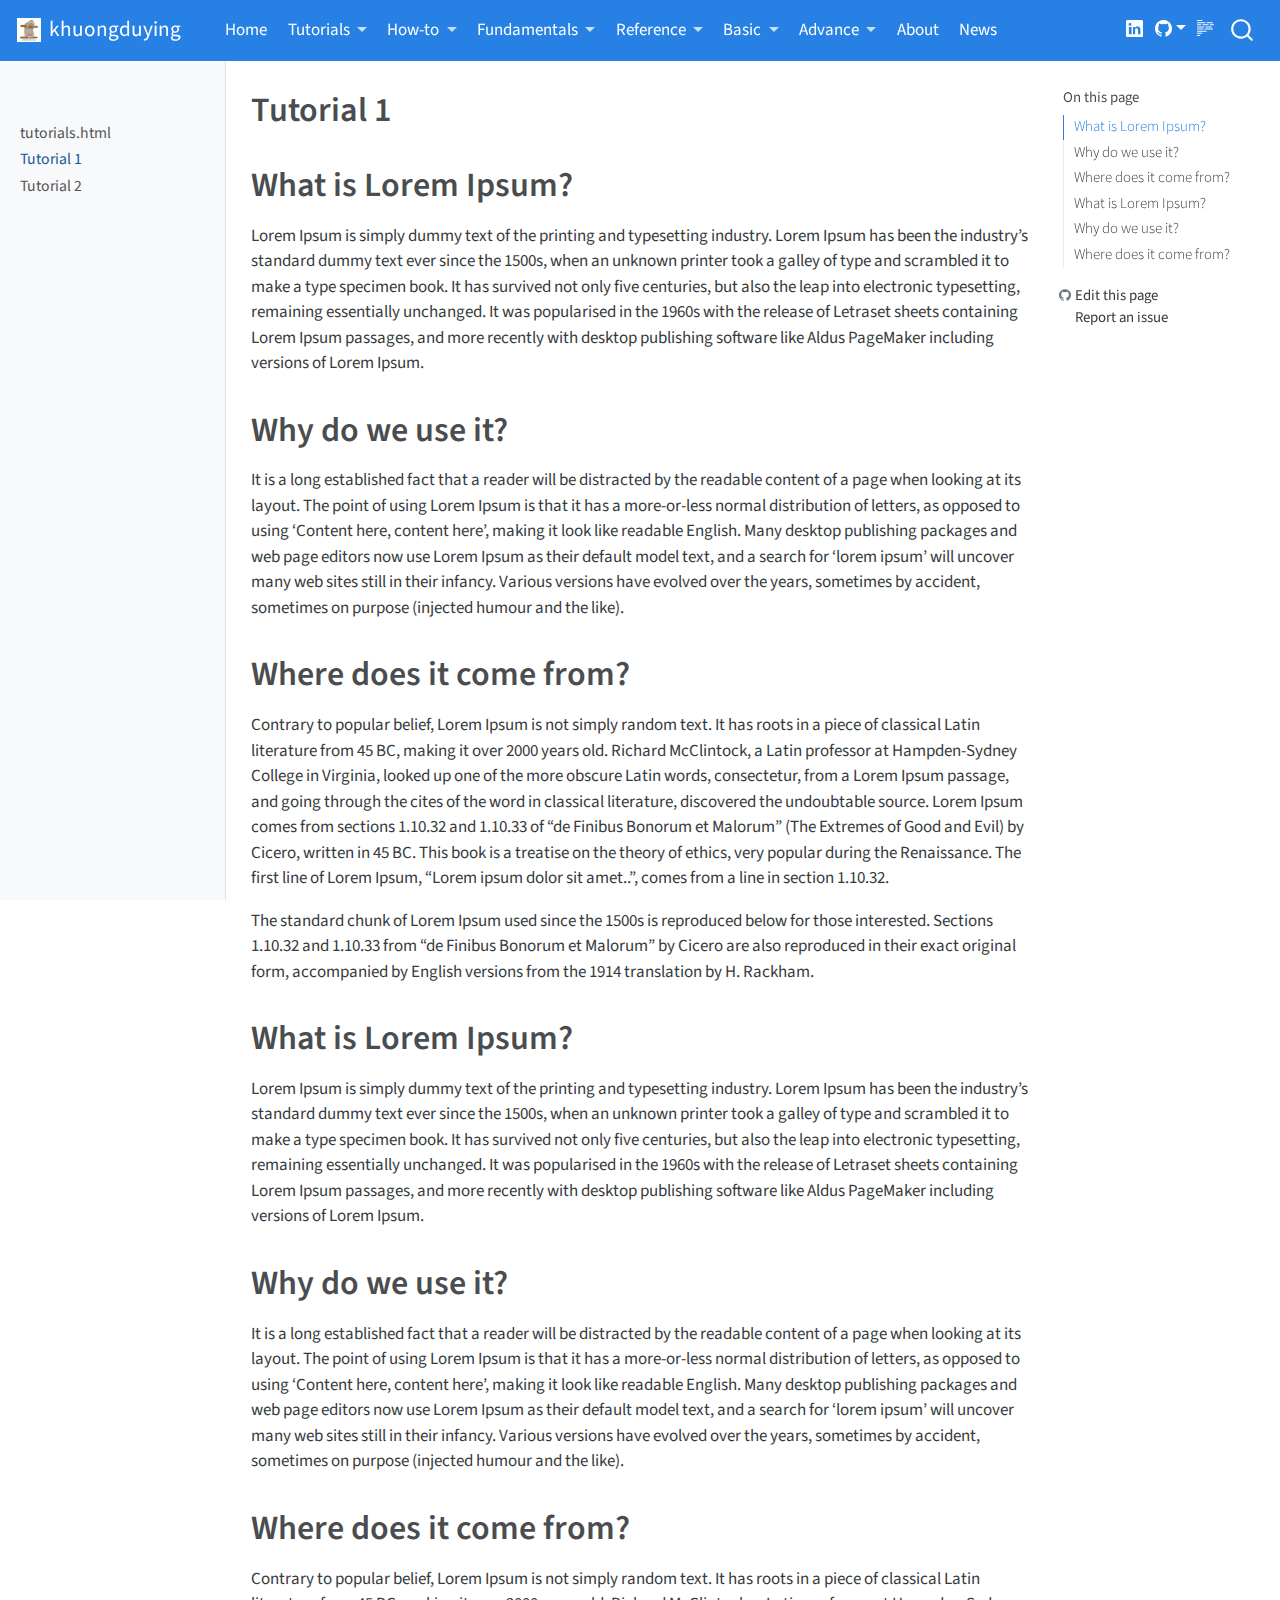
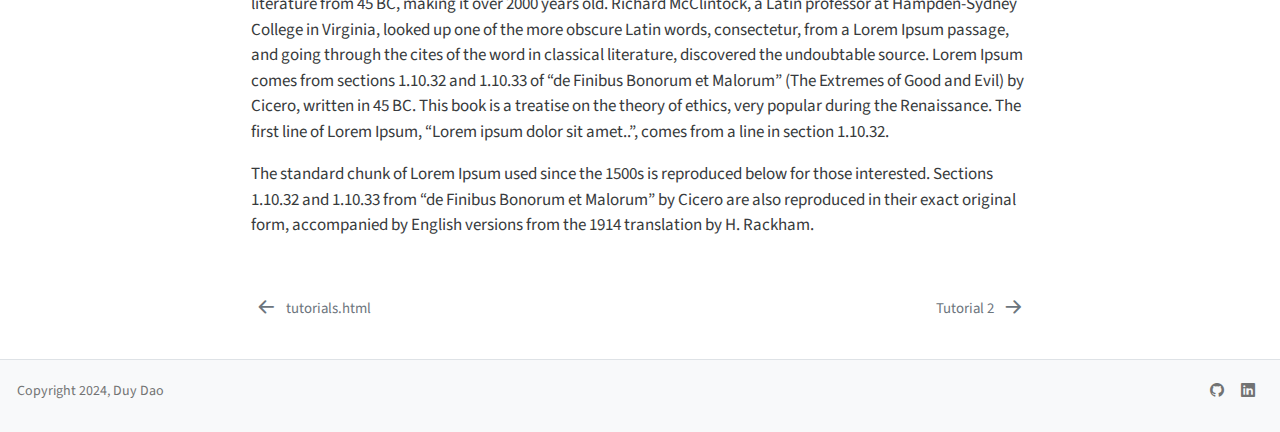
<file: docs/tutorial-1.html>
<!DOCTYPE html>
<html xmlns="http://www.w3.org/1999/xhtml" lang="en" xml:lang="en"><head>

<meta charset="utf-8">
<meta name="generator" content="quarto-1.3.450">

<meta name="viewport" content="width=device-width, initial-scale=1.0, user-scalable=yes">


<title>khuongduying - Tutorial 1</title>
<style>
code{white-space: pre-wrap;}
span.smallcaps{font-variant: small-caps;}
div.columns{display: flex; gap: min(4vw, 1.5em);}
div.column{flex: auto; overflow-x: auto;}
div.hanging-indent{margin-left: 1.5em; text-indent: -1.5em;}
ul.task-list{list-style: none;}
ul.task-list li input[type="checkbox"] {
  width: 0.8em;
  margin: 0 0.8em 0.2em -1em; /* quarto-specific, see https://github.com/quarto-dev/quarto-cli/issues/4556 */ 
  vertical-align: middle;
}
</style>


<script src="site_libs/quarto-nav/quarto-nav.js"></script>
<script src="site_libs/quarto-nav/headroom.min.js"></script>
<script src="site_libs/clipboard/clipboard.min.js"></script>
<script src="site_libs/quarto-search/autocomplete.umd.js"></script>
<script src="site_libs/quarto-search/fuse.min.js"></script>
<script src="site_libs/quarto-search/quarto-search.js"></script>
<meta name="quarto:offset" content="./">
<link href="./tutorial-2.html" rel="next">
<link href="./tutorials.html" rel="prev">
<script src="site_libs/quarto-html/quarto.js"></script>
<script src="site_libs/quarto-html/popper.min.js"></script>
<script src="site_libs/quarto-html/tippy.umd.min.js"></script>
<script src="site_libs/quarto-html/anchor.min.js"></script>
<link href="site_libs/quarto-html/tippy.css" rel="stylesheet">
<link href="site_libs/quarto-html/quarto-syntax-highlighting.css" rel="stylesheet" id="quarto-text-highlighting-styles">
<script src="site_libs/bootstrap/bootstrap.min.js"></script>
<link href="site_libs/bootstrap/bootstrap-icons.css" rel="stylesheet">
<link href="site_libs/bootstrap/bootstrap.min.css" rel="stylesheet" id="quarto-bootstrap" data-mode="light">
<script id="quarto-search-options" type="application/json">{
  "location": "navbar",
  "copy-button": false,
  "collapse-after": 3,
  "panel-placement": "end",
  "type": "overlay",
  "limit": 20,
  "language": {
    "search-no-results-text": "No results",
    "search-matching-documents-text": "matching documents",
    "search-copy-link-title": "Copy link to search",
    "search-hide-matches-text": "Hide additional matches",
    "search-more-match-text": "more match in this document",
    "search-more-matches-text": "more matches in this document",
    "search-clear-button-title": "Clear",
    "search-detached-cancel-button-title": "Cancel",
    "search-submit-button-title": "Submit",
    "search-label": "Search"
  }
}</script>


<link rel="stylesheet" href="styles.css">
</head>

<body class="nav-sidebar docked nav-fixed">

<div id="quarto-search-results"></div>
  <header id="quarto-header" class="headroom fixed-top">
    <nav class="navbar navbar-expand-lg navbar-dark ">
      <div class="navbar-container container-fluid">
      <div class="navbar-brand-container">
    <a href="./index.html" class="navbar-brand navbar-brand-logo">
    <img src="./GO_WITH_THE_FLOW/2.png" alt="" class="navbar-logo">
    </a>
    <a class="navbar-brand" href="./index.html">
    <span class="navbar-title">khuongduying</span>
    </a>
  </div>
            <div id="quarto-search" class="" title="Search"></div>
          <button class="navbar-toggler" type="button" data-bs-toggle="collapse" data-bs-target="#navbarCollapse" aria-controls="navbarCollapse" aria-expanded="false" aria-label="Toggle navigation" onclick="if (window.quartoToggleHeadroom) { window.quartoToggleHeadroom(); }">
  <span class="navbar-toggler-icon"></span>
</button>
          <div class="collapse navbar-collapse" id="navbarCollapse">
            <ul class="navbar-nav navbar-nav-scroll me-auto">
  <li class="nav-item">
    <a class="nav-link" href="./index.html" rel="" target="">
 <span class="menu-text">Home</span></a>
  </li>  
  <li class="nav-item dropdown ">
    <a class="nav-link dropdown-toggle" href="#" id="nav-menu-tutorials" role="button" data-bs-toggle="dropdown" aria-expanded="false" rel="" target="">
 <span class="menu-text">Tutorials</span>
    </a>
    <ul class="dropdown-menu" aria-labelledby="nav-menu-tutorials">    
        <li>
    <a class="dropdown-item" href="./tutorials.html" rel="" target="">
 <span class="dropdown-text">tutorials.html</span></a>
  </li>  
        <li>
    <a class="dropdown-item" href="./tutorial-1.html" rel="" target="">
 <span class="dropdown-text">Tutorial 1</span></a>
  </li>  
        <li>
    <a class="dropdown-item" href="./tutorial-2.html" rel="" target="">
 <span class="dropdown-text">Tutorial 2</span></a>
  </li>  
    </ul>
  </li>
  <li class="nav-item dropdown ">
    <a class="nav-link dropdown-toggle" href="#" id="nav-menu-how-to" role="button" data-bs-toggle="dropdown" aria-expanded="false" rel="" target="">
 <span class="menu-text">How-to</span>
    </a>
    <ul class="dropdown-menu" aria-labelledby="nav-menu-how-to">    
        <li>
    <a class="dropdown-item" href="./howto.html" rel="" target="">
 <span class="dropdown-text">howto.html</span></a>
  </li>  
    </ul>
  </li>
  <li class="nav-item dropdown ">
    <a class="nav-link dropdown-toggle" href="#" id="nav-menu-fundamentals" role="button" data-bs-toggle="dropdown" aria-expanded="false" rel="" target="">
 <span class="menu-text">Fundamentals</span>
    </a>
    <ul class="dropdown-menu" aria-labelledby="nav-menu-fundamentals">    
        <li>
    <a class="dropdown-item" href="./fundamentals.html" rel="" target="">
 <span class="dropdown-text">fundamentals.html</span></a>
  </li>  
    </ul>
  </li>
  <li class="nav-item dropdown ">
    <a class="nav-link dropdown-toggle" href="#" id="nav-menu-reference" role="button" data-bs-toggle="dropdown" aria-expanded="false" rel="" target="">
 <span class="menu-text">Reference</span>
    </a>
    <ul class="dropdown-menu" aria-labelledby="nav-menu-reference">    
        <li>
    <a class="dropdown-item" href="./reference.html" rel="" target="">
 <span class="dropdown-text">reference.html</span></a>
  </li>  
    </ul>
  </li>
  <li class="nav-item dropdown ">
    <a class="nav-link dropdown-toggle" href="#" id="nav-menu-basic" role="button" data-bs-toggle="dropdown" aria-expanded="false" rel="" target="">
 <span class="menu-text">Basic</span>
    </a>
    <ul class="dropdown-menu" aria-labelledby="nav-menu-basic">    
        <li class="dropdown-header">Basic</li>
        <li>
    <a class="dropdown-item" href="./Basic/menu1.html" rel="" target="">
 <span class="dropdown-text">Basic1</span></a>
  </li>  
        <li>
    <a class="dropdown-item" href="./Basic/menu2.html" rel="" target="">
 <span class="dropdown-text">Basic2</span></a>
  </li>  
    </ul>
  </li>
  <li class="nav-item dropdown ">
    <a class="nav-link dropdown-toggle" href="#" id="nav-menu-advance" role="button" data-bs-toggle="dropdown" aria-expanded="false" rel="" target="">
 <span class="menu-text">Advance</span>
    </a>
    <ul class="dropdown-menu" aria-labelledby="nav-menu-advance">    
        <li>
    <a class="dropdown-item" href="./Advance/cell2loc_A1_downstream.html" rel="" target="">
 <span class="dropdown-text">select one slide for visualization</span></a>
  </li>  
        <li>
    <a class="dropdown-item" href="./Advance/menu3.html" rel="" target="">
 <span class="dropdown-text">Advance1</span></a>
  </li>  
        <li>
    <a class="dropdown-item" href="./Advance/menu4.html" rel="" target="">
 <span class="dropdown-text">Advance2</span></a>
  </li>  
    </ul>
  </li>
  <li class="nav-item">
    <a class="nav-link" href="./about.html" rel="" target="">
 <span class="menu-text">About</span></a>
  </li>  
  <li class="nav-item">
    <a class="nav-link" href="./news.html" rel="" target="">
 <span class="menu-text">News</span></a>
  </li>  
</ul>
            <div class="quarto-navbar-tools ms-auto tools-wide">
    <a href="https://www.linkedin.com/in/khuongduying/" rel="" title="" class="quarto-navigation-tool px-1" aria-label=""><i class="bi bi-linkedin"></i></a>
    <div class="dropdown">
      <a href="" title="" id="quarto-navigation-tool-dropdown-0" class="quarto-navigation-tool dropdown-toggle px-1" data-bs-toggle="dropdown" aria-expanded="false" aria-label=""><i class="bi bi-github"></i></a>
      <ul class="dropdown-menu dropdown-menu-end" aria-labelledby="quarto-navigation-tool-dropdown-0">
          <li>
            <a class="dropdown-item quarto-navbar-tools ms-auto-item" href="https://github.com/khuongduying">
            My repositories
            </a>
          </li>
          <li>
            <a class="dropdown-item quarto-navbar-tools ms-auto-item" href="">
            Report a bug
            </a>
          </li>
      </ul>
    </div>
  <a href="" class="quarto-reader-toggle quarto-navigation-tool px-1" onclick="window.quartoToggleReader(); return false;" title="Toggle reader mode">
  <div class="quarto-reader-toggle-btn">
  <i class="bi"></i>
  </div>
</a>
</div>
          </div> <!-- /navcollapse -->
      </div> <!-- /container-fluid -->
    </nav>
  <nav class="quarto-secondary-nav">
    <div class="container-fluid d-flex">
      <button type="button" class="quarto-btn-toggle btn" data-bs-toggle="collapse" data-bs-target="#quarto-sidebar,#quarto-sidebar-glass" aria-controls="quarto-sidebar" aria-expanded="false" aria-label="Toggle sidebar navigation" onclick="if (window.quartoToggleHeadroom) { window.quartoToggleHeadroom(); }">
        <i class="bi bi-layout-text-sidebar-reverse"></i>
      </button>
      <nav class="quarto-page-breadcrumbs" aria-label="breadcrumb"><ol class="breadcrumb"><li class="breadcrumb-item"><a href="./tutorial-1.html">Tutorial 1</a></li></ol></nav>
      <a class="flex-grow-1" role="button" data-bs-toggle="collapse" data-bs-target="#quarto-sidebar,#quarto-sidebar-glass" aria-controls="quarto-sidebar" aria-expanded="false" aria-label="Toggle sidebar navigation" onclick="if (window.quartoToggleHeadroom) { window.quartoToggleHeadroom(); }">      
      </a>
      <button type="button" class="btn quarto-search-button" aria-label="" onclick="window.quartoOpenSearch();">
        <i class="bi bi-search"></i>
      </button>
    </div>
  </nav>
</header>
<!-- content -->
<div id="quarto-content" class="quarto-container page-columns page-rows-contents page-layout-article page-navbar">
<!-- sidebar -->
  <nav id="quarto-sidebar" class="sidebar collapse collapse-horizontal sidebar-navigation docked overflow-auto">
        <div class="mt-2 flex-shrink-0 align-items-center">
        <div class="sidebar-search">
        <div id="quarto-search" class="" title="Search"></div>
        </div>
        </div>
    <div class="sidebar-menu-container"> 
    <ul class="list-unstyled mt-1">
        <li class="sidebar-item">
  <div class="sidebar-item-container"> 
  <a href="./tutorials.html" class="sidebar-item-text sidebar-link">
 <span class="menu-text">tutorials.html</span></a>
  </div>
</li>
        <li class="sidebar-item">
  <div class="sidebar-item-container"> 
  <a href="./tutorial-1.html" class="sidebar-item-text sidebar-link active">
 <span class="menu-text">Tutorial 1</span></a>
  </div>
</li>
        <li class="sidebar-item">
  <div class="sidebar-item-container"> 
  <a href="./tutorial-2.html" class="sidebar-item-text sidebar-link">
 <span class="menu-text">Tutorial 2</span></a>
  </div>
</li>
    </ul>
    </div>
</nav>
<div id="quarto-sidebar-glass" data-bs-toggle="collapse" data-bs-target="#quarto-sidebar,#quarto-sidebar-glass"></div>
<!-- margin-sidebar -->
    <div id="quarto-margin-sidebar" class="sidebar margin-sidebar">
        <nav id="TOC" role="doc-toc" class="toc-active">
    <h2 id="toc-title">On this page</h2>
   
  <ul>
  <li><a href="#what-is-lorem-ipsum" id="toc-what-is-lorem-ipsum" class="nav-link active" data-scroll-target="#what-is-lorem-ipsum">What is Lorem Ipsum?</a></li>
  <li><a href="#why-do-we-use-it" id="toc-why-do-we-use-it" class="nav-link" data-scroll-target="#why-do-we-use-it">Why do we use it?</a></li>
  <li><a href="#where-does-it-come-from" id="toc-where-does-it-come-from" class="nav-link" data-scroll-target="#where-does-it-come-from">Where does it come from?</a></li>
  <li><a href="#what-is-lorem-ipsum-1" id="toc-what-is-lorem-ipsum-1" class="nav-link" data-scroll-target="#what-is-lorem-ipsum-1">What is Lorem Ipsum?</a></li>
  <li><a href="#why-do-we-use-it-1" id="toc-why-do-we-use-it-1" class="nav-link" data-scroll-target="#why-do-we-use-it-1">Why do we use it?</a></li>
  <li><a href="#where-does-it-come-from-1" id="toc-where-does-it-come-from-1" class="nav-link" data-scroll-target="#where-does-it-come-from-1">Where does it come from?</a></li>
  </ul>
<div class="toc-actions"><div><i class="bi bi-github"></i></div><div class="action-links"><p><a href="https://github.com/khuongduying/edit/main/tutorial-1.qmd" class="toc-action">Edit this page</a></p><p><a href="https://github.com/khuongduying/issues/new" class="toc-action">Report an issue</a></p></div></div></nav>
    </div>
<!-- main -->
<main class="content" id="quarto-document-content">

<header id="title-block-header" class="quarto-title-block default">
<div class="quarto-title">
<h1 class="title">Tutorial 1</h1>
</div>



<div class="quarto-title-meta">

    
  
    
  </div>
  

</header>

<section id="what-is-lorem-ipsum" class="level1">
<h1>What is Lorem Ipsum?</h1>
<p>Lorem Ipsum is simply dummy text of the printing and typesetting industry. Lorem Ipsum has been the industry’s standard dummy text ever since the 1500s, when an unknown printer took a galley of type and scrambled it to make a type specimen book. It has survived not only five centuries, but also the leap into electronic typesetting, remaining essentially unchanged. It was popularised in the 1960s with the release of Letraset sheets containing Lorem Ipsum passages, and more recently with desktop publishing software like Aldus PageMaker including versions of Lorem Ipsum.</p>
</section>
<section id="why-do-we-use-it" class="level1">
<h1>Why do we use it?</h1>
<p>It is a long established fact that a reader will be distracted by the readable content of a page when looking at its layout. The point of using Lorem Ipsum is that it has a more-or-less normal distribution of letters, as opposed to using ‘Content here, content here’, making it look like readable English. Many desktop publishing packages and web page editors now use Lorem Ipsum as their default model text, and a search for ‘lorem ipsum’ will uncover many web sites still in their infancy. Various versions have evolved over the years, sometimes by accident, sometimes on purpose (injected humour and the like).</p>
</section>
<section id="where-does-it-come-from" class="level1">
<h1>Where does it come from?</h1>
<p>Contrary to popular belief, Lorem Ipsum is not simply random text. It has roots in a piece of classical Latin literature from 45 BC, making it over 2000 years old. Richard McClintock, a Latin professor at Hampden-Sydney College in Virginia, looked up one of the more obscure Latin words, consectetur, from a Lorem Ipsum passage, and going through the cites of the word in classical literature, discovered the undoubtable source. Lorem Ipsum comes from sections 1.10.32 and 1.10.33 of “de Finibus Bonorum et Malorum” (The Extremes of Good and Evil) by Cicero, written in 45 BC. This book is a treatise on the theory of ethics, very popular during the Renaissance. The first line of Lorem Ipsum, “Lorem ipsum dolor sit amet..”, comes from a line in section 1.10.32.</p>
<p>The standard chunk of Lorem Ipsum used since the 1500s is reproduced below for those interested. Sections 1.10.32 and 1.10.33 from “de Finibus Bonorum et Malorum” by Cicero are also reproduced in their exact original form, accompanied by English versions from the 1914 translation by H. Rackham.</p>
</section>
<section id="what-is-lorem-ipsum-1" class="level1">
<h1>What is Lorem Ipsum?</h1>
<p>Lorem Ipsum is simply dummy text of the printing and typesetting industry. Lorem Ipsum has been the industry’s standard dummy text ever since the 1500s, when an unknown printer took a galley of type and scrambled it to make a type specimen book. It has survived not only five centuries, but also the leap into electronic typesetting, remaining essentially unchanged. It was popularised in the 1960s with the release of Letraset sheets containing Lorem Ipsum passages, and more recently with desktop publishing software like Aldus PageMaker including versions of Lorem Ipsum.</p>
</section>
<section id="why-do-we-use-it-1" class="level1">
<h1>Why do we use it?</h1>
<p>It is a long established fact that a reader will be distracted by the readable content of a page when looking at its layout. The point of using Lorem Ipsum is that it has a more-or-less normal distribution of letters, as opposed to using ‘Content here, content here’, making it look like readable English. Many desktop publishing packages and web page editors now use Lorem Ipsum as their default model text, and a search for ‘lorem ipsum’ will uncover many web sites still in their infancy. Various versions have evolved over the years, sometimes by accident, sometimes on purpose (injected humour and the like).</p>
</section>
<section id="where-does-it-come-from-1" class="level1">
<h1>Where does it come from?</h1>
<p>Contrary to popular belief, Lorem Ipsum is not simply random text. It has roots in a piece of classical Latin literature from 45 BC, making it over 2000 years old. Richard McClintock, a Latin professor at Hampden-Sydney College in Virginia, looked up one of the more obscure Latin words, consectetur, from a Lorem Ipsum passage, and going through the cites of the word in classical literature, discovered the undoubtable source. Lorem Ipsum comes from sections 1.10.32 and 1.10.33 of “de Finibus Bonorum et Malorum” (The Extremes of Good and Evil) by Cicero, written in 45 BC. This book is a treatise on the theory of ethics, very popular during the Renaissance. The first line of Lorem Ipsum, “Lorem ipsum dolor sit amet..”, comes from a line in section 1.10.32.</p>
<p>The standard chunk of Lorem Ipsum used since the 1500s is reproduced below for those interested. Sections 1.10.32 and 1.10.33 from “de Finibus Bonorum et Malorum” by Cicero are also reproduced in their exact original form, accompanied by English versions from the 1914 translation by H. Rackham.</p>


</section>

<a onclick="window.scrollTo(0, 0); return false;" role="button" id="quarto-back-to-top"><i class="bi bi-arrow-up"></i> Back to top</a></main> <!-- /main -->
<script id="quarto-html-after-body" type="application/javascript">
window.document.addEventListener("DOMContentLoaded", function (event) {
  const toggleBodyColorMode = (bsSheetEl) => {
    const mode = bsSheetEl.getAttribute("data-mode");
    const bodyEl = window.document.querySelector("body");
    if (mode === "dark") {
      bodyEl.classList.add("quarto-dark");
      bodyEl.classList.remove("quarto-light");
    } else {
      bodyEl.classList.add("quarto-light");
      bodyEl.classList.remove("quarto-dark");
    }
  }
  const toggleBodyColorPrimary = () => {
    const bsSheetEl = window.document.querySelector("link#quarto-bootstrap");
    if (bsSheetEl) {
      toggleBodyColorMode(bsSheetEl);
    }
  }
  toggleBodyColorPrimary();  
  const icon = "";
  const anchorJS = new window.AnchorJS();
  anchorJS.options = {
    placement: 'right',
    icon: icon
  };
  anchorJS.add('.anchored');
  const isCodeAnnotation = (el) => {
    for (const clz of el.classList) {
      if (clz.startsWith('code-annotation-')) {                     
        return true;
      }
    }
    return false;
  }
  const clipboard = new window.ClipboardJS('.code-copy-button', {
    text: function(trigger) {
      const codeEl = trigger.previousElementSibling.cloneNode(true);
      for (const childEl of codeEl.children) {
        if (isCodeAnnotation(childEl)) {
          childEl.remove();
        }
      }
      return codeEl.innerText;
    }
  });
  clipboard.on('success', function(e) {
    // button target
    const button = e.trigger;
    // don't keep focus
    button.blur();
    // flash "checked"
    button.classList.add('code-copy-button-checked');
    var currentTitle = button.getAttribute("title");
    button.setAttribute("title", "Copied!");
    let tooltip;
    if (window.bootstrap) {
      button.setAttribute("data-bs-toggle", "tooltip");
      button.setAttribute("data-bs-placement", "left");
      button.setAttribute("data-bs-title", "Copied!");
      tooltip = new bootstrap.Tooltip(button, 
        { trigger: "manual", 
          customClass: "code-copy-button-tooltip",
          offset: [0, -8]});
      tooltip.show();    
    }
    setTimeout(function() {
      if (tooltip) {
        tooltip.hide();
        button.removeAttribute("data-bs-title");
        button.removeAttribute("data-bs-toggle");
        button.removeAttribute("data-bs-placement");
      }
      button.setAttribute("title", currentTitle);
      button.classList.remove('code-copy-button-checked');
    }, 1000);
    // clear code selection
    e.clearSelection();
  });
  function tippyHover(el, contentFn) {
    const config = {
      allowHTML: true,
      content: contentFn,
      maxWidth: 500,
      delay: 100,
      arrow: false,
      appendTo: function(el) {
          return el.parentElement;
      },
      interactive: true,
      interactiveBorder: 10,
      theme: 'quarto',
      placement: 'bottom-start'
    };
    window.tippy(el, config); 
  }
  const noterefs = window.document.querySelectorAll('a[role="doc-noteref"]');
  for (var i=0; i<noterefs.length; i++) {
    const ref = noterefs[i];
    tippyHover(ref, function() {
      // use id or data attribute instead here
      let href = ref.getAttribute('data-footnote-href') || ref.getAttribute('href');
      try { href = new URL(href).hash; } catch {}
      const id = href.replace(/^#\/?/, "");
      const note = window.document.getElementById(id);
      return note.innerHTML;
    });
  }
      let selectedAnnoteEl;
      const selectorForAnnotation = ( cell, annotation) => {
        let cellAttr = 'data-code-cell="' + cell + '"';
        let lineAttr = 'data-code-annotation="' +  annotation + '"';
        const selector = 'span[' + cellAttr + '][' + lineAttr + ']';
        return selector;
      }
      const selectCodeLines = (annoteEl) => {
        const doc = window.document;
        const targetCell = annoteEl.getAttribute("data-target-cell");
        const targetAnnotation = annoteEl.getAttribute("data-target-annotation");
        const annoteSpan = window.document.querySelector(selectorForAnnotation(targetCell, targetAnnotation));
        const lines = annoteSpan.getAttribute("data-code-lines").split(",");
        const lineIds = lines.map((line) => {
          return targetCell + "-" + line;
        })
        let top = null;
        let height = null;
        let parent = null;
        if (lineIds.length > 0) {
            //compute the position of the single el (top and bottom and make a div)
            const el = window.document.getElementById(lineIds[0]);
            top = el.offsetTop;
            height = el.offsetHeight;
            parent = el.parentElement.parentElement;
          if (lineIds.length > 1) {
            const lastEl = window.document.getElementById(lineIds[lineIds.length - 1]);
            const bottom = lastEl.offsetTop + lastEl.offsetHeight;
            height = bottom - top;
          }
          if (top !== null && height !== null && parent !== null) {
            // cook up a div (if necessary) and position it 
            let div = window.document.getElementById("code-annotation-line-highlight");
            if (div === null) {
              div = window.document.createElement("div");
              div.setAttribute("id", "code-annotation-line-highlight");
              div.style.position = 'absolute';
              parent.appendChild(div);
            }
            div.style.top = top - 2 + "px";
            div.style.height = height + 4 + "px";
            let gutterDiv = window.document.getElementById("code-annotation-line-highlight-gutter");
            if (gutterDiv === null) {
              gutterDiv = window.document.createElement("div");
              gutterDiv.setAttribute("id", "code-annotation-line-highlight-gutter");
              gutterDiv.style.position = 'absolute';
              const codeCell = window.document.getElementById(targetCell);
              const gutter = codeCell.querySelector('.code-annotation-gutter');
              gutter.appendChild(gutterDiv);
            }
            gutterDiv.style.top = top - 2 + "px";
            gutterDiv.style.height = height + 4 + "px";
          }
          selectedAnnoteEl = annoteEl;
        }
      };
      const unselectCodeLines = () => {
        const elementsIds = ["code-annotation-line-highlight", "code-annotation-line-highlight-gutter"];
        elementsIds.forEach((elId) => {
          const div = window.document.getElementById(elId);
          if (div) {
            div.remove();
          }
        });
        selectedAnnoteEl = undefined;
      };
      // Attach click handler to the DT
      const annoteDls = window.document.querySelectorAll('dt[data-target-cell]');
      for (const annoteDlNode of annoteDls) {
        annoteDlNode.addEventListener('click', (event) => {
          const clickedEl = event.target;
          if (clickedEl !== selectedAnnoteEl) {
            unselectCodeLines();
            const activeEl = window.document.querySelector('dt[data-target-cell].code-annotation-active');
            if (activeEl) {
              activeEl.classList.remove('code-annotation-active');
            }
            selectCodeLines(clickedEl);
            clickedEl.classList.add('code-annotation-active');
          } else {
            // Unselect the line
            unselectCodeLines();
            clickedEl.classList.remove('code-annotation-active');
          }
        });
      }
  const findCites = (el) => {
    const parentEl = el.parentElement;
    if (parentEl) {
      const cites = parentEl.dataset.cites;
      if (cites) {
        return {
          el,
          cites: cites.split(' ')
        };
      } else {
        return findCites(el.parentElement)
      }
    } else {
      return undefined;
    }
  };
  var bibliorefs = window.document.querySelectorAll('a[role="doc-biblioref"]');
  for (var i=0; i<bibliorefs.length; i++) {
    const ref = bibliorefs[i];
    const citeInfo = findCites(ref);
    if (citeInfo) {
      tippyHover(citeInfo.el, function() {
        var popup = window.document.createElement('div');
        citeInfo.cites.forEach(function(cite) {
          var citeDiv = window.document.createElement('div');
          citeDiv.classList.add('hanging-indent');
          citeDiv.classList.add('csl-entry');
          var biblioDiv = window.document.getElementById('ref-' + cite);
          if (biblioDiv) {
            citeDiv.innerHTML = biblioDiv.innerHTML;
          }
          popup.appendChild(citeDiv);
        });
        return popup.innerHTML;
      });
    }
  }
});
</script>
<nav class="page-navigation">
  <div class="nav-page nav-page-previous">
      <a href="./tutorials.html" class="pagination-link">
        <i class="bi bi-arrow-left-short"></i> <span class="nav-page-text">tutorials.html</span>
      </a>          
  </div>
  <div class="nav-page nav-page-next">
      <a href="./tutorial-2.html" class="pagination-link">
        <span class="nav-page-text">Tutorial 2</span> <i class="bi bi-arrow-right-short"></i>
      </a>
  </div>
</nav>
</div> <!-- /content -->
<footer class="footer">
  <div class="nav-footer">
    <div class="nav-footer-left">Copyright 2024, Duy Dao</div>   
    <div class="nav-footer-center">
      &nbsp;
    </div>
    <div class="nav-footer-right">
      <ul class="footer-items list-unstyled">
    <li class="nav-item compact">
    <a class="nav-link" href="https://github.com/khuongduying">
      <i class="bi bi-github" role="img">
</i> 
    </a>
  </li>  
    <li class="nav-item compact">
    <a class="nav-link" href="https://www.linkedin.com/in/khuongduying/">
      <i class="bi bi-linkedin" role="img">
</i> 
    </a>
  </li>  
</ul>
    </div>
  </div>
</footer>



</body></html>
</file>
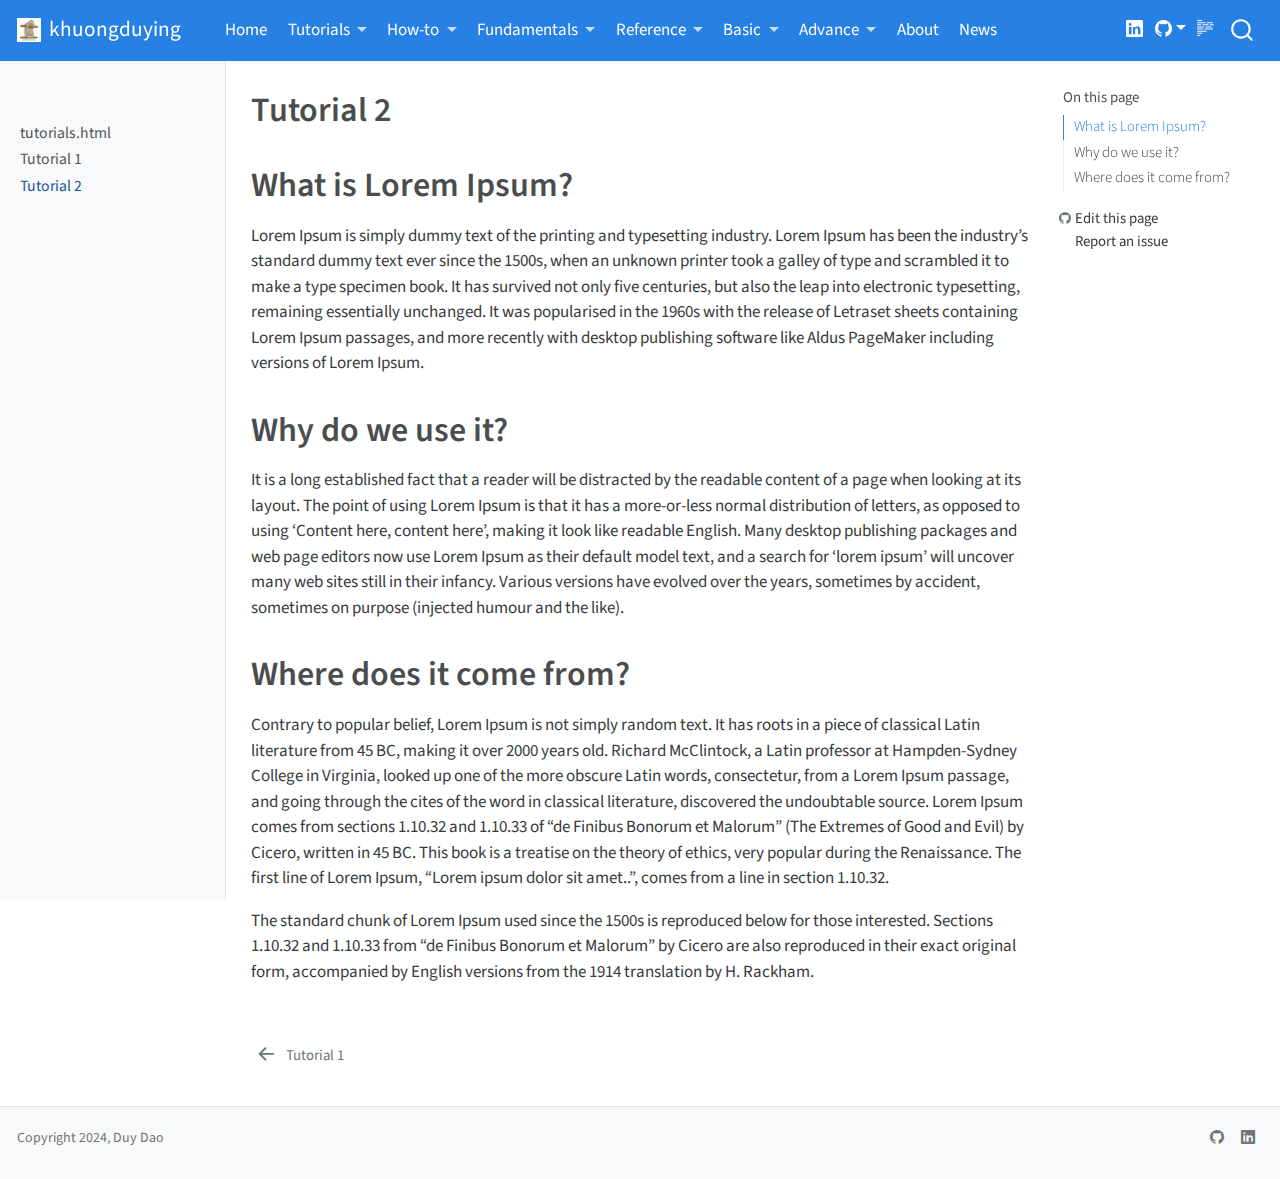
<file: docs/tutorial-2.html>
<!DOCTYPE html>
<html xmlns="http://www.w3.org/1999/xhtml" lang="en" xml:lang="en"><head>

<meta charset="utf-8">
<meta name="generator" content="quarto-1.3.450">

<meta name="viewport" content="width=device-width, initial-scale=1.0, user-scalable=yes">


<title>khuongduying - Tutorial 2</title>
<style>
code{white-space: pre-wrap;}
span.smallcaps{font-variant: small-caps;}
div.columns{display: flex; gap: min(4vw, 1.5em);}
div.column{flex: auto; overflow-x: auto;}
div.hanging-indent{margin-left: 1.5em; text-indent: -1.5em;}
ul.task-list{list-style: none;}
ul.task-list li input[type="checkbox"] {
  width: 0.8em;
  margin: 0 0.8em 0.2em -1em; /* quarto-specific, see https://github.com/quarto-dev/quarto-cli/issues/4556 */ 
  vertical-align: middle;
}
</style>


<script src="site_libs/quarto-nav/quarto-nav.js"></script>
<script src="site_libs/quarto-nav/headroom.min.js"></script>
<script src="site_libs/clipboard/clipboard.min.js"></script>
<script src="site_libs/quarto-search/autocomplete.umd.js"></script>
<script src="site_libs/quarto-search/fuse.min.js"></script>
<script src="site_libs/quarto-search/quarto-search.js"></script>
<meta name="quarto:offset" content="./">
<link href="./tutorial-1.html" rel="prev">
<script src="site_libs/quarto-html/quarto.js"></script>
<script src="site_libs/quarto-html/popper.min.js"></script>
<script src="site_libs/quarto-html/tippy.umd.min.js"></script>
<script src="site_libs/quarto-html/anchor.min.js"></script>
<link href="site_libs/quarto-html/tippy.css" rel="stylesheet">
<link href="site_libs/quarto-html/quarto-syntax-highlighting.css" rel="stylesheet" id="quarto-text-highlighting-styles">
<script src="site_libs/bootstrap/bootstrap.min.js"></script>
<link href="site_libs/bootstrap/bootstrap-icons.css" rel="stylesheet">
<link href="site_libs/bootstrap/bootstrap.min.css" rel="stylesheet" id="quarto-bootstrap" data-mode="light">
<script id="quarto-search-options" type="application/json">{
  "location": "navbar",
  "copy-button": false,
  "collapse-after": 3,
  "panel-placement": "end",
  "type": "overlay",
  "limit": 20,
  "language": {
    "search-no-results-text": "No results",
    "search-matching-documents-text": "matching documents",
    "search-copy-link-title": "Copy link to search",
    "search-hide-matches-text": "Hide additional matches",
    "search-more-match-text": "more match in this document",
    "search-more-matches-text": "more matches in this document",
    "search-clear-button-title": "Clear",
    "search-detached-cancel-button-title": "Cancel",
    "search-submit-button-title": "Submit",
    "search-label": "Search"
  }
}</script>


<link rel="stylesheet" href="styles.css">
</head>

<body class="nav-sidebar docked nav-fixed">

<div id="quarto-search-results"></div>
  <header id="quarto-header" class="headroom fixed-top">
    <nav class="navbar navbar-expand-lg navbar-dark ">
      <div class="navbar-container container-fluid">
      <div class="navbar-brand-container">
    <a href="./index.html" class="navbar-brand navbar-brand-logo">
    <img src="./GO_WITH_THE_FLOW/2.png" alt="" class="navbar-logo">
    </a>
    <a class="navbar-brand" href="./index.html">
    <span class="navbar-title">khuongduying</span>
    </a>
  </div>
            <div id="quarto-search" class="" title="Search"></div>
          <button class="navbar-toggler" type="button" data-bs-toggle="collapse" data-bs-target="#navbarCollapse" aria-controls="navbarCollapse" aria-expanded="false" aria-label="Toggle navigation" onclick="if (window.quartoToggleHeadroom) { window.quartoToggleHeadroom(); }">
  <span class="navbar-toggler-icon"></span>
</button>
          <div class="collapse navbar-collapse" id="navbarCollapse">
            <ul class="navbar-nav navbar-nav-scroll me-auto">
  <li class="nav-item">
    <a class="nav-link" href="./index.html" rel="" target="">
 <span class="menu-text">Home</span></a>
  </li>  
  <li class="nav-item dropdown ">
    <a class="nav-link dropdown-toggle" href="#" id="nav-menu-tutorials" role="button" data-bs-toggle="dropdown" aria-expanded="false" rel="" target="">
 <span class="menu-text">Tutorials</span>
    </a>
    <ul class="dropdown-menu" aria-labelledby="nav-menu-tutorials">    
        <li>
    <a class="dropdown-item" href="./tutorials.html" rel="" target="">
 <span class="dropdown-text">tutorials.html</span></a>
  </li>  
        <li>
    <a class="dropdown-item" href="./tutorial-1.html" rel="" target="">
 <span class="dropdown-text">Tutorial 1</span></a>
  </li>  
        <li>
    <a class="dropdown-item" href="./tutorial-2.html" rel="" target="">
 <span class="dropdown-text">Tutorial 2</span></a>
  </li>  
    </ul>
  </li>
  <li class="nav-item dropdown ">
    <a class="nav-link dropdown-toggle" href="#" id="nav-menu-how-to" role="button" data-bs-toggle="dropdown" aria-expanded="false" rel="" target="">
 <span class="menu-text">How-to</span>
    </a>
    <ul class="dropdown-menu" aria-labelledby="nav-menu-how-to">    
        <li>
    <a class="dropdown-item" href="./howto.html" rel="" target="">
 <span class="dropdown-text">howto.html</span></a>
  </li>  
    </ul>
  </li>
  <li class="nav-item dropdown ">
    <a class="nav-link dropdown-toggle" href="#" id="nav-menu-fundamentals" role="button" data-bs-toggle="dropdown" aria-expanded="false" rel="" target="">
 <span class="menu-text">Fundamentals</span>
    </a>
    <ul class="dropdown-menu" aria-labelledby="nav-menu-fundamentals">    
        <li>
    <a class="dropdown-item" href="./fundamentals.html" rel="" target="">
 <span class="dropdown-text">fundamentals.html</span></a>
  </li>  
    </ul>
  </li>
  <li class="nav-item dropdown ">
    <a class="nav-link dropdown-toggle" href="#" id="nav-menu-reference" role="button" data-bs-toggle="dropdown" aria-expanded="false" rel="" target="">
 <span class="menu-text">Reference</span>
    </a>
    <ul class="dropdown-menu" aria-labelledby="nav-menu-reference">    
        <li>
    <a class="dropdown-item" href="./reference.html" rel="" target="">
 <span class="dropdown-text">reference.html</span></a>
  </li>  
    </ul>
  </li>
  <li class="nav-item dropdown ">
    <a class="nav-link dropdown-toggle" href="#" id="nav-menu-basic" role="button" data-bs-toggle="dropdown" aria-expanded="false" rel="" target="">
 <span class="menu-text">Basic</span>
    </a>
    <ul class="dropdown-menu" aria-labelledby="nav-menu-basic">    
        <li class="dropdown-header">Basic</li>
        <li>
    <a class="dropdown-item" href="./Basic/menu1.html" rel="" target="">
 <span class="dropdown-text">Basic1</span></a>
  </li>  
        <li>
    <a class="dropdown-item" href="./Basic/menu2.html" rel="" target="">
 <span class="dropdown-text">Basic2</span></a>
  </li>  
    </ul>
  </li>
  <li class="nav-item dropdown ">
    <a class="nav-link dropdown-toggle" href="#" id="nav-menu-advance" role="button" data-bs-toggle="dropdown" aria-expanded="false" rel="" target="">
 <span class="menu-text">Advance</span>
    </a>
    <ul class="dropdown-menu" aria-labelledby="nav-menu-advance">    
        <li>
    <a class="dropdown-item" href="./Advance/cell2loc_A1_downstream.html" rel="" target="">
 <span class="dropdown-text">select one slide for visualization</span></a>
  </li>  
        <li>
    <a class="dropdown-item" href="./Advance/menu3.html" rel="" target="">
 <span class="dropdown-text">Advance1</span></a>
  </li>  
        <li>
    <a class="dropdown-item" href="./Advance/menu4.html" rel="" target="">
 <span class="dropdown-text">Advance2</span></a>
  </li>  
    </ul>
  </li>
  <li class="nav-item">
    <a class="nav-link" href="./about.html" rel="" target="">
 <span class="menu-text">About</span></a>
  </li>  
  <li class="nav-item">
    <a class="nav-link" href="./news.html" rel="" target="">
 <span class="menu-text">News</span></a>
  </li>  
</ul>
            <div class="quarto-navbar-tools ms-auto tools-wide">
    <a href="https://www.linkedin.com/in/khuongduying/" rel="" title="" class="quarto-navigation-tool px-1" aria-label=""><i class="bi bi-linkedin"></i></a>
    <div class="dropdown">
      <a href="" title="" id="quarto-navigation-tool-dropdown-0" class="quarto-navigation-tool dropdown-toggle px-1" data-bs-toggle="dropdown" aria-expanded="false" aria-label=""><i class="bi bi-github"></i></a>
      <ul class="dropdown-menu dropdown-menu-end" aria-labelledby="quarto-navigation-tool-dropdown-0">
          <li>
            <a class="dropdown-item quarto-navbar-tools ms-auto-item" href="https://github.com/khuongduying">
            My repositories
            </a>
          </li>
          <li>
            <a class="dropdown-item quarto-navbar-tools ms-auto-item" href="">
            Report a bug
            </a>
          </li>
      </ul>
    </div>
  <a href="" class="quarto-reader-toggle quarto-navigation-tool px-1" onclick="window.quartoToggleReader(); return false;" title="Toggle reader mode">
  <div class="quarto-reader-toggle-btn">
  <i class="bi"></i>
  </div>
</a>
</div>
          </div> <!-- /navcollapse -->
      </div> <!-- /container-fluid -->
    </nav>
  <nav class="quarto-secondary-nav">
    <div class="container-fluid d-flex">
      <button type="button" class="quarto-btn-toggle btn" data-bs-toggle="collapse" data-bs-target="#quarto-sidebar,#quarto-sidebar-glass" aria-controls="quarto-sidebar" aria-expanded="false" aria-label="Toggle sidebar navigation" onclick="if (window.quartoToggleHeadroom) { window.quartoToggleHeadroom(); }">
        <i class="bi bi-layout-text-sidebar-reverse"></i>
      </button>
      <nav class="quarto-page-breadcrumbs" aria-label="breadcrumb"><ol class="breadcrumb"><li class="breadcrumb-item"><a href="./tutorial-2.html">Tutorial 2</a></li></ol></nav>
      <a class="flex-grow-1" role="button" data-bs-toggle="collapse" data-bs-target="#quarto-sidebar,#quarto-sidebar-glass" aria-controls="quarto-sidebar" aria-expanded="false" aria-label="Toggle sidebar navigation" onclick="if (window.quartoToggleHeadroom) { window.quartoToggleHeadroom(); }">      
      </a>
      <button type="button" class="btn quarto-search-button" aria-label="" onclick="window.quartoOpenSearch();">
        <i class="bi bi-search"></i>
      </button>
    </div>
  </nav>
</header>
<!-- content -->
<div id="quarto-content" class="quarto-container page-columns page-rows-contents page-layout-article page-navbar">
<!-- sidebar -->
  <nav id="quarto-sidebar" class="sidebar collapse collapse-horizontal sidebar-navigation docked overflow-auto">
        <div class="mt-2 flex-shrink-0 align-items-center">
        <div class="sidebar-search">
        <div id="quarto-search" class="" title="Search"></div>
        </div>
        </div>
    <div class="sidebar-menu-container"> 
    <ul class="list-unstyled mt-1">
        <li class="sidebar-item">
  <div class="sidebar-item-container"> 
  <a href="./tutorials.html" class="sidebar-item-text sidebar-link">
 <span class="menu-text">tutorials.html</span></a>
  </div>
</li>
        <li class="sidebar-item">
  <div class="sidebar-item-container"> 
  <a href="./tutorial-1.html" class="sidebar-item-text sidebar-link">
 <span class="menu-text">Tutorial 1</span></a>
  </div>
</li>
        <li class="sidebar-item">
  <div class="sidebar-item-container"> 
  <a href="./tutorial-2.html" class="sidebar-item-text sidebar-link active">
 <span class="menu-text">Tutorial 2</span></a>
  </div>
</li>
    </ul>
    </div>
</nav>
<div id="quarto-sidebar-glass" data-bs-toggle="collapse" data-bs-target="#quarto-sidebar,#quarto-sidebar-glass"></div>
<!-- margin-sidebar -->
    <div id="quarto-margin-sidebar" class="sidebar margin-sidebar">
        <nav id="TOC" role="doc-toc" class="toc-active">
    <h2 id="toc-title">On this page</h2>
   
  <ul>
  <li><a href="#what-is-lorem-ipsum" id="toc-what-is-lorem-ipsum" class="nav-link active" data-scroll-target="#what-is-lorem-ipsum">What is Lorem Ipsum?</a></li>
  <li><a href="#why-do-we-use-it" id="toc-why-do-we-use-it" class="nav-link" data-scroll-target="#why-do-we-use-it">Why do we use it?</a></li>
  <li><a href="#where-does-it-come-from" id="toc-where-does-it-come-from" class="nav-link" data-scroll-target="#where-does-it-come-from">Where does it come from?</a></li>
  </ul>
<div class="toc-actions"><div><i class="bi bi-github"></i></div><div class="action-links"><p><a href="https://github.com/khuongduying/edit/main/tutorial-2.qmd" class="toc-action">Edit this page</a></p><p><a href="https://github.com/khuongduying/issues/new" class="toc-action">Report an issue</a></p></div></div></nav>
    </div>
<!-- main -->
<main class="content" id="quarto-document-content">

<header id="title-block-header" class="quarto-title-block default">
<div class="quarto-title">
<h1 class="title">Tutorial 2</h1>
</div>



<div class="quarto-title-meta">

    
  
    
  </div>
  

</header>

<section id="what-is-lorem-ipsum" class="level1">
<h1>What is Lorem Ipsum?</h1>
<p>Lorem Ipsum is simply dummy text of the printing and typesetting industry. Lorem Ipsum has been the industry’s standard dummy text ever since the 1500s, when an unknown printer took a galley of type and scrambled it to make a type specimen book. It has survived not only five centuries, but also the leap into electronic typesetting, remaining essentially unchanged. It was popularised in the 1960s with the release of Letraset sheets containing Lorem Ipsum passages, and more recently with desktop publishing software like Aldus PageMaker including versions of Lorem Ipsum.</p>
</section>
<section id="why-do-we-use-it" class="level1">
<h1>Why do we use it?</h1>
<p>It is a long established fact that a reader will be distracted by the readable content of a page when looking at its layout. The point of using Lorem Ipsum is that it has a more-or-less normal distribution of letters, as opposed to using ‘Content here, content here’, making it look like readable English. Many desktop publishing packages and web page editors now use Lorem Ipsum as their default model text, and a search for ‘lorem ipsum’ will uncover many web sites still in their infancy. Various versions have evolved over the years, sometimes by accident, sometimes on purpose (injected humour and the like).</p>
</section>
<section id="where-does-it-come-from" class="level1">
<h1>Where does it come from?</h1>
<p>Contrary to popular belief, Lorem Ipsum is not simply random text. It has roots in a piece of classical Latin literature from 45 BC, making it over 2000 years old. Richard McClintock, a Latin professor at Hampden-Sydney College in Virginia, looked up one of the more obscure Latin words, consectetur, from a Lorem Ipsum passage, and going through the cites of the word in classical literature, discovered the undoubtable source. Lorem Ipsum comes from sections 1.10.32 and 1.10.33 of “de Finibus Bonorum et Malorum” (The Extremes of Good and Evil) by Cicero, written in 45 BC. This book is a treatise on the theory of ethics, very popular during the Renaissance. The first line of Lorem Ipsum, “Lorem ipsum dolor sit amet..”, comes from a line in section 1.10.32.</p>
<p>The standard chunk of Lorem Ipsum used since the 1500s is reproduced below for those interested. Sections 1.10.32 and 1.10.33 from “de Finibus Bonorum et Malorum” by Cicero are also reproduced in their exact original form, accompanied by English versions from the 1914 translation by H. Rackham.</p>


</section>

<a onclick="window.scrollTo(0, 0); return false;" role="button" id="quarto-back-to-top"><i class="bi bi-arrow-up"></i> Back to top</a></main> <!-- /main -->
<script id="quarto-html-after-body" type="application/javascript">
window.document.addEventListener("DOMContentLoaded", function (event) {
  const toggleBodyColorMode = (bsSheetEl) => {
    const mode = bsSheetEl.getAttribute("data-mode");
    const bodyEl = window.document.querySelector("body");
    if (mode === "dark") {
      bodyEl.classList.add("quarto-dark");
      bodyEl.classList.remove("quarto-light");
    } else {
      bodyEl.classList.add("quarto-light");
      bodyEl.classList.remove("quarto-dark");
    }
  }
  const toggleBodyColorPrimary = () => {
    const bsSheetEl = window.document.querySelector("link#quarto-bootstrap");
    if (bsSheetEl) {
      toggleBodyColorMode(bsSheetEl);
    }
  }
  toggleBodyColorPrimary();  
  const icon = "";
  const anchorJS = new window.AnchorJS();
  anchorJS.options = {
    placement: 'right',
    icon: icon
  };
  anchorJS.add('.anchored');
  const isCodeAnnotation = (el) => {
    for (const clz of el.classList) {
      if (clz.startsWith('code-annotation-')) {                     
        return true;
      }
    }
    return false;
  }
  const clipboard = new window.ClipboardJS('.code-copy-button', {
    text: function(trigger) {
      const codeEl = trigger.previousElementSibling.cloneNode(true);
      for (const childEl of codeEl.children) {
        if (isCodeAnnotation(childEl)) {
          childEl.remove();
        }
      }
      return codeEl.innerText;
    }
  });
  clipboard.on('success', function(e) {
    // button target
    const button = e.trigger;
    // don't keep focus
    button.blur();
    // flash "checked"
    button.classList.add('code-copy-button-checked');
    var currentTitle = button.getAttribute("title");
    button.setAttribute("title", "Copied!");
    let tooltip;
    if (window.bootstrap) {
      button.setAttribute("data-bs-toggle", "tooltip");
      button.setAttribute("data-bs-placement", "left");
      button.setAttribute("data-bs-title", "Copied!");
      tooltip = new bootstrap.Tooltip(button, 
        { trigger: "manual", 
          customClass: "code-copy-button-tooltip",
          offset: [0, -8]});
      tooltip.show();    
    }
    setTimeout(function() {
      if (tooltip) {
        tooltip.hide();
        button.removeAttribute("data-bs-title");
        button.removeAttribute("data-bs-toggle");
        button.removeAttribute("data-bs-placement");
      }
      button.setAttribute("title", currentTitle);
      button.classList.remove('code-copy-button-checked');
    }, 1000);
    // clear code selection
    e.clearSelection();
  });
  function tippyHover(el, contentFn) {
    const config = {
      allowHTML: true,
      content: contentFn,
      maxWidth: 500,
      delay: 100,
      arrow: false,
      appendTo: function(el) {
          return el.parentElement;
      },
      interactive: true,
      interactiveBorder: 10,
      theme: 'quarto',
      placement: 'bottom-start'
    };
    window.tippy(el, config); 
  }
  const noterefs = window.document.querySelectorAll('a[role="doc-noteref"]');
  for (var i=0; i<noterefs.length; i++) {
    const ref = noterefs[i];
    tippyHover(ref, function() {
      // use id or data attribute instead here
      let href = ref.getAttribute('data-footnote-href') || ref.getAttribute('href');
      try { href = new URL(href).hash; } catch {}
      const id = href.replace(/^#\/?/, "");
      const note = window.document.getElementById(id);
      return note.innerHTML;
    });
  }
      let selectedAnnoteEl;
      const selectorForAnnotation = ( cell, annotation) => {
        let cellAttr = 'data-code-cell="' + cell + '"';
        let lineAttr = 'data-code-annotation="' +  annotation + '"';
        const selector = 'span[' + cellAttr + '][' + lineAttr + ']';
        return selector;
      }
      const selectCodeLines = (annoteEl) => {
        const doc = window.document;
        const targetCell = annoteEl.getAttribute("data-target-cell");
        const targetAnnotation = annoteEl.getAttribute("data-target-annotation");
        const annoteSpan = window.document.querySelector(selectorForAnnotation(targetCell, targetAnnotation));
        const lines = annoteSpan.getAttribute("data-code-lines").split(",");
        const lineIds = lines.map((line) => {
          return targetCell + "-" + line;
        })
        let top = null;
        let height = null;
        let parent = null;
        if (lineIds.length > 0) {
            //compute the position of the single el (top and bottom and make a div)
            const el = window.document.getElementById(lineIds[0]);
            top = el.offsetTop;
            height = el.offsetHeight;
            parent = el.parentElement.parentElement;
          if (lineIds.length > 1) {
            const lastEl = window.document.getElementById(lineIds[lineIds.length - 1]);
            const bottom = lastEl.offsetTop + lastEl.offsetHeight;
            height = bottom - top;
          }
          if (top !== null && height !== null && parent !== null) {
            // cook up a div (if necessary) and position it 
            let div = window.document.getElementById("code-annotation-line-highlight");
            if (div === null) {
              div = window.document.createElement("div");
              div.setAttribute("id", "code-annotation-line-highlight");
              div.style.position = 'absolute';
              parent.appendChild(div);
            }
            div.style.top = top - 2 + "px";
            div.style.height = height + 4 + "px";
            let gutterDiv = window.document.getElementById("code-annotation-line-highlight-gutter");
            if (gutterDiv === null) {
              gutterDiv = window.document.createElement("div");
              gutterDiv.setAttribute("id", "code-annotation-line-highlight-gutter");
              gutterDiv.style.position = 'absolute';
              const codeCell = window.document.getElementById(targetCell);
              const gutter = codeCell.querySelector('.code-annotation-gutter');
              gutter.appendChild(gutterDiv);
            }
            gutterDiv.style.top = top - 2 + "px";
            gutterDiv.style.height = height + 4 + "px";
          }
          selectedAnnoteEl = annoteEl;
        }
      };
      const unselectCodeLines = () => {
        const elementsIds = ["code-annotation-line-highlight", "code-annotation-line-highlight-gutter"];
        elementsIds.forEach((elId) => {
          const div = window.document.getElementById(elId);
          if (div) {
            div.remove();
          }
        });
        selectedAnnoteEl = undefined;
      };
      // Attach click handler to the DT
      const annoteDls = window.document.querySelectorAll('dt[data-target-cell]');
      for (const annoteDlNode of annoteDls) {
        annoteDlNode.addEventListener('click', (event) => {
          const clickedEl = event.target;
          if (clickedEl !== selectedAnnoteEl) {
            unselectCodeLines();
            const activeEl = window.document.querySelector('dt[data-target-cell].code-annotation-active');
            if (activeEl) {
              activeEl.classList.remove('code-annotation-active');
            }
            selectCodeLines(clickedEl);
            clickedEl.classList.add('code-annotation-active');
          } else {
            // Unselect the line
            unselectCodeLines();
            clickedEl.classList.remove('code-annotation-active');
          }
        });
      }
  const findCites = (el) => {
    const parentEl = el.parentElement;
    if (parentEl) {
      const cites = parentEl.dataset.cites;
      if (cites) {
        return {
          el,
          cites: cites.split(' ')
        };
      } else {
        return findCites(el.parentElement)
      }
    } else {
      return undefined;
    }
  };
  var bibliorefs = window.document.querySelectorAll('a[role="doc-biblioref"]');
  for (var i=0; i<bibliorefs.length; i++) {
    const ref = bibliorefs[i];
    const citeInfo = findCites(ref);
    if (citeInfo) {
      tippyHover(citeInfo.el, function() {
        var popup = window.document.createElement('div');
        citeInfo.cites.forEach(function(cite) {
          var citeDiv = window.document.createElement('div');
          citeDiv.classList.add('hanging-indent');
          citeDiv.classList.add('csl-entry');
          var biblioDiv = window.document.getElementById('ref-' + cite);
          if (biblioDiv) {
            citeDiv.innerHTML = biblioDiv.innerHTML;
          }
          popup.appendChild(citeDiv);
        });
        return popup.innerHTML;
      });
    }
  }
});
</script>
<nav class="page-navigation">
  <div class="nav-page nav-page-previous">
      <a href="./tutorial-1.html" class="pagination-link">
        <i class="bi bi-arrow-left-short"></i> <span class="nav-page-text">Tutorial 1</span>
      </a>          
  </div>
  <div class="nav-page nav-page-next">
  </div>
</nav>
</div> <!-- /content -->
<footer class="footer">
  <div class="nav-footer">
    <div class="nav-footer-left">Copyright 2024, Duy Dao</div>   
    <div class="nav-footer-center">
      &nbsp;
    </div>
    <div class="nav-footer-right">
      <ul class="footer-items list-unstyled">
    <li class="nav-item compact">
    <a class="nav-link" href="https://github.com/khuongduying">
      <i class="bi bi-github" role="img">
</i> 
    </a>
  </li>  
    <li class="nav-item compact">
    <a class="nav-link" href="https://www.linkedin.com/in/khuongduying/">
      <i class="bi bi-linkedin" role="img">
</i> 
    </a>
  </li>  
</ul>
    </div>
  </div>
</footer>



</body></html>
</file>
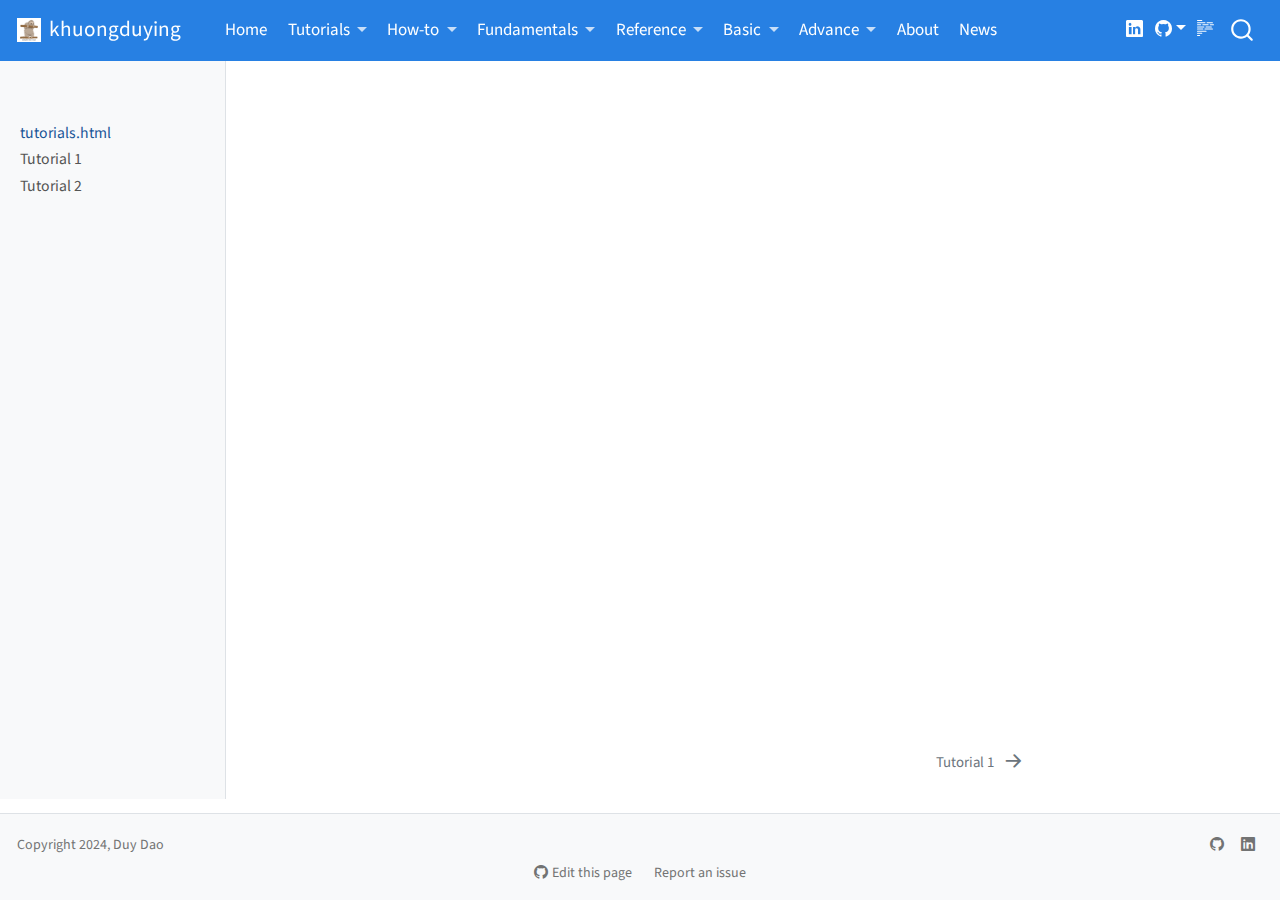
<file: docs/tutorials.html>
<!DOCTYPE html>
<html xmlns="http://www.w3.org/1999/xhtml" lang="en" xml:lang="en"><head>

<meta charset="utf-8">
<meta name="generator" content="quarto-1.3.450">

<meta name="viewport" content="width=device-width, initial-scale=1.0, user-scalable=yes">


<title>khuongduying – tutorials</title>
<style>
code{white-space: pre-wrap;}
span.smallcaps{font-variant: small-caps;}
div.columns{display: flex; gap: min(4vw, 1.5em);}
div.column{flex: auto; overflow-x: auto;}
div.hanging-indent{margin-left: 1.5em; text-indent: -1.5em;}
ul.task-list{list-style: none;}
ul.task-list li input[type="checkbox"] {
  width: 0.8em;
  margin: 0 0.8em 0.2em -1em; /* quarto-specific, see https://github.com/quarto-dev/quarto-cli/issues/4556 */ 
  vertical-align: middle;
}
</style>


<script src="site_libs/quarto-nav/quarto-nav.js"></script>
<script src="site_libs/quarto-nav/headroom.min.js"></script>
<script src="site_libs/clipboard/clipboard.min.js"></script>
<script src="site_libs/quarto-search/autocomplete.umd.js"></script>
<script src="site_libs/quarto-search/fuse.min.js"></script>
<script src="site_libs/quarto-search/quarto-search.js"></script>
<meta name="quarto:offset" content="./">
<link href="./tutorial-1.html" rel="next">
<script src="site_libs/quarto-html/quarto.js"></script>
<script src="site_libs/quarto-html/popper.min.js"></script>
<script src="site_libs/quarto-html/tippy.umd.min.js"></script>
<script src="site_libs/quarto-html/anchor.min.js"></script>
<link href="site_libs/quarto-html/tippy.css" rel="stylesheet">
<link href="site_libs/quarto-html/quarto-syntax-highlighting.css" rel="stylesheet" id="quarto-text-highlighting-styles">
<script src="site_libs/bootstrap/bootstrap.min.js"></script>
<link href="site_libs/bootstrap/bootstrap-icons.css" rel="stylesheet">
<link href="site_libs/bootstrap/bootstrap.min.css" rel="stylesheet" id="quarto-bootstrap" data-mode="light">
<script id="quarto-search-options" type="application/json">{
  "location": "navbar",
  "copy-button": false,
  "collapse-after": 3,
  "panel-placement": "end",
  "type": "overlay",
  "limit": 20,
  "language": {
    "search-no-results-text": "No results",
    "search-matching-documents-text": "matching documents",
    "search-copy-link-title": "Copy link to search",
    "search-hide-matches-text": "Hide additional matches",
    "search-more-match-text": "more match in this document",
    "search-more-matches-text": "more matches in this document",
    "search-clear-button-title": "Clear",
    "search-detached-cancel-button-title": "Cancel",
    "search-submit-button-title": "Submit",
    "search-label": "Search"
  }
}</script>


<link rel="stylesheet" href="styles.css">
</head>

<body class="nav-sidebar docked nav-fixed">

<div id="quarto-search-results"></div>
  <header id="quarto-header" class="headroom fixed-top">
    <nav class="navbar navbar-expand-lg navbar-dark ">
      <div class="navbar-container container-fluid">
      <div class="navbar-brand-container">
    <a href="./index.html" class="navbar-brand navbar-brand-logo">
    <img src="./GO_WITH_THE_FLOW/2.png" alt="" class="navbar-logo">
    </a>
    <a class="navbar-brand" href="./index.html">
    <span class="navbar-title">khuongduying</span>
    </a>
  </div>
            <div id="quarto-search" class="" title="Search"></div>
          <button class="navbar-toggler" type="button" data-bs-toggle="collapse" data-bs-target="#navbarCollapse" aria-controls="navbarCollapse" aria-expanded="false" aria-label="Toggle navigation" onclick="if (window.quartoToggleHeadroom) { window.quartoToggleHeadroom(); }">
  <span class="navbar-toggler-icon"></span>
</button>
          <div class="collapse navbar-collapse" id="navbarCollapse">
            <ul class="navbar-nav navbar-nav-scroll me-auto">
  <li class="nav-item">
    <a class="nav-link" href="./index.html" rel="" target="">
 <span class="menu-text">Home</span></a>
  </li>  
  <li class="nav-item dropdown ">
    <a class="nav-link dropdown-toggle" href="#" id="nav-menu-tutorials" role="button" data-bs-toggle="dropdown" aria-expanded="false" rel="" target="">
 <span class="menu-text">Tutorials</span>
    </a>
    <ul class="dropdown-menu" aria-labelledby="nav-menu-tutorials">    
        <li>
    <a class="dropdown-item" href="./tutorials.html" rel="" target="">
 <span class="dropdown-text">tutorials.html</span></a>
  </li>  
        <li>
    <a class="dropdown-item" href="./tutorial-1.html" rel="" target="">
 <span class="dropdown-text">Tutorial 1</span></a>
  </li>  
        <li>
    <a class="dropdown-item" href="./tutorial-2.html" rel="" target="">
 <span class="dropdown-text">Tutorial 2</span></a>
  </li>  
    </ul>
  </li>
  <li class="nav-item dropdown ">
    <a class="nav-link dropdown-toggle" href="#" id="nav-menu-how-to" role="button" data-bs-toggle="dropdown" aria-expanded="false" rel="" target="">
 <span class="menu-text">How-to</span>
    </a>
    <ul class="dropdown-menu" aria-labelledby="nav-menu-how-to">    
        <li>
    <a class="dropdown-item" href="./howto.html" rel="" target="">
 <span class="dropdown-text">howto.html</span></a>
  </li>  
    </ul>
  </li>
  <li class="nav-item dropdown ">
    <a class="nav-link dropdown-toggle" href="#" id="nav-menu-fundamentals" role="button" data-bs-toggle="dropdown" aria-expanded="false" rel="" target="">
 <span class="menu-text">Fundamentals</span>
    </a>
    <ul class="dropdown-menu" aria-labelledby="nav-menu-fundamentals">    
        <li>
    <a class="dropdown-item" href="./fundamentals.html" rel="" target="">
 <span class="dropdown-text">fundamentals.html</span></a>
  </li>  
    </ul>
  </li>
  <li class="nav-item dropdown ">
    <a class="nav-link dropdown-toggle" href="#" id="nav-menu-reference" role="button" data-bs-toggle="dropdown" aria-expanded="false" rel="" target="">
 <span class="menu-text">Reference</span>
    </a>
    <ul class="dropdown-menu" aria-labelledby="nav-menu-reference">    
        <li>
    <a class="dropdown-item" href="./reference.html" rel="" target="">
 <span class="dropdown-text">reference.html</span></a>
  </li>  
    </ul>
  </li>
  <li class="nav-item dropdown ">
    <a class="nav-link dropdown-toggle" href="#" id="nav-menu-basic" role="button" data-bs-toggle="dropdown" aria-expanded="false" rel="" target="">
 <span class="menu-text">Basic</span>
    </a>
    <ul class="dropdown-menu" aria-labelledby="nav-menu-basic">    
        <li class="dropdown-header">Basic</li>
        <li>
    <a class="dropdown-item" href="./Basic/menu1.html" rel="" target="">
 <span class="dropdown-text">Basic1</span></a>
  </li>  
        <li>
    <a class="dropdown-item" href="./Basic/menu2.html" rel="" target="">
 <span class="dropdown-text">Basic2</span></a>
  </li>  
    </ul>
  </li>
  <li class="nav-item dropdown ">
    <a class="nav-link dropdown-toggle" href="#" id="nav-menu-advance" role="button" data-bs-toggle="dropdown" aria-expanded="false" rel="" target="">
 <span class="menu-text">Advance</span>
    </a>
    <ul class="dropdown-menu" aria-labelledby="nav-menu-advance">    
        <li>
    <a class="dropdown-item" href="./Advance/cell2loc_A1_downstream.html" rel="" target="">
 <span class="dropdown-text">select one slide for visualization</span></a>
  </li>  
        <li>
    <a class="dropdown-item" href="./Advance/menu3.html" rel="" target="">
 <span class="dropdown-text">Advance1</span></a>
  </li>  
        <li>
    <a class="dropdown-item" href="./Advance/menu4.html" rel="" target="">
 <span class="dropdown-text">Advance2</span></a>
  </li>  
    </ul>
  </li>
  <li class="nav-item">
    <a class="nav-link" href="./about.html" rel="" target="">
 <span class="menu-text">About</span></a>
  </li>  
  <li class="nav-item">
    <a class="nav-link" href="./news.html" rel="" target="">
 <span class="menu-text">News</span></a>
  </li>  
</ul>
            <div class="quarto-navbar-tools ms-auto tools-wide">
    <a href="https://www.linkedin.com/in/khuongduying/" rel="" title="" class="quarto-navigation-tool px-1" aria-label=""><i class="bi bi-linkedin"></i></a>
    <div class="dropdown">
      <a href="" title="" id="quarto-navigation-tool-dropdown-0" class="quarto-navigation-tool dropdown-toggle px-1" data-bs-toggle="dropdown" aria-expanded="false" aria-label=""><i class="bi bi-github"></i></a>
      <ul class="dropdown-menu dropdown-menu-end" aria-labelledby="quarto-navigation-tool-dropdown-0">
          <li>
            <a class="dropdown-item quarto-navbar-tools ms-auto-item" href="https://github.com/khuongduying">
            My repositories
            </a>
          </li>
          <li>
            <a class="dropdown-item quarto-navbar-tools ms-auto-item" href="">
            Report a bug
            </a>
          </li>
      </ul>
    </div>
  <a href="" class="quarto-reader-toggle quarto-navigation-tool px-1" onclick="window.quartoToggleReader(); return false;" title="Toggle reader mode">
  <div class="quarto-reader-toggle-btn">
  <i class="bi"></i>
  </div>
</a>
</div>
          </div> <!-- /navcollapse -->
      </div> <!-- /container-fluid -->
    </nav>
  <nav class="quarto-secondary-nav">
    <div class="container-fluid d-flex">
      <button type="button" class="quarto-btn-toggle btn" data-bs-toggle="collapse" data-bs-target="#quarto-sidebar,#quarto-sidebar-glass" aria-controls="quarto-sidebar" aria-expanded="false" aria-label="Toggle sidebar navigation" onclick="if (window.quartoToggleHeadroom) { window.quartoToggleHeadroom(); }">
        <i class="bi bi-layout-text-sidebar-reverse"></i>
      </button>
      <nav class="quarto-page-breadcrumbs" aria-label="breadcrumb"><ol class="breadcrumb"><li class="breadcrumb-item"><a href="./tutorials.html">tutorials.html</a></li></ol></nav>
      <a class="flex-grow-1" role="button" data-bs-toggle="collapse" data-bs-target="#quarto-sidebar,#quarto-sidebar-glass" aria-controls="quarto-sidebar" aria-expanded="false" aria-label="Toggle sidebar navigation" onclick="if (window.quartoToggleHeadroom) { window.quartoToggleHeadroom(); }">      
      </a>
      <button type="button" class="btn quarto-search-button" aria-label="" onclick="window.quartoOpenSearch();">
        <i class="bi bi-search"></i>
      </button>
    </div>
  </nav>
</header>
<!-- content -->
<div id="quarto-content" class="quarto-container page-columns page-rows-contents page-layout-article page-navbar">
<!-- sidebar -->
  <nav id="quarto-sidebar" class="sidebar collapse collapse-horizontal sidebar-navigation docked overflow-auto">
        <div class="mt-2 flex-shrink-0 align-items-center">
        <div class="sidebar-search">
        <div id="quarto-search" class="" title="Search"></div>
        </div>
        </div>
    <div class="sidebar-menu-container"> 
    <ul class="list-unstyled mt-1">
        <li class="sidebar-item">
  <div class="sidebar-item-container"> 
  <a href="./tutorials.html" class="sidebar-item-text sidebar-link active">
 <span class="menu-text">tutorials.html</span></a>
  </div>
</li>
        <li class="sidebar-item">
  <div class="sidebar-item-container"> 
  <a href="./tutorial-1.html" class="sidebar-item-text sidebar-link">
 <span class="menu-text">Tutorial 1</span></a>
  </div>
</li>
        <li class="sidebar-item">
  <div class="sidebar-item-container"> 
  <a href="./tutorial-2.html" class="sidebar-item-text sidebar-link">
 <span class="menu-text">Tutorial 2</span></a>
  </div>
</li>
    </ul>
    </div>
</nav>
<div id="quarto-sidebar-glass" data-bs-toggle="collapse" data-bs-target="#quarto-sidebar,#quarto-sidebar-glass"></div>
<!-- margin-sidebar -->
    <div id="quarto-margin-sidebar" class="sidebar margin-sidebar">
        
    </div>
<!-- main -->
<main class="content" id="quarto-document-content">






<a onclick="window.scrollTo(0, 0); return false;" role="button" id="quarto-back-to-top"><i class="bi bi-arrow-up"></i> Back to top</a></main> <!-- /main -->
<script id="quarto-html-after-body" type="application/javascript">
window.document.addEventListener("DOMContentLoaded", function (event) {
  const toggleBodyColorMode = (bsSheetEl) => {
    const mode = bsSheetEl.getAttribute("data-mode");
    const bodyEl = window.document.querySelector("body");
    if (mode === "dark") {
      bodyEl.classList.add("quarto-dark");
      bodyEl.classList.remove("quarto-light");
    } else {
      bodyEl.classList.add("quarto-light");
      bodyEl.classList.remove("quarto-dark");
    }
  }
  const toggleBodyColorPrimary = () => {
    const bsSheetEl = window.document.querySelector("link#quarto-bootstrap");
    if (bsSheetEl) {
      toggleBodyColorMode(bsSheetEl);
    }
  }
  toggleBodyColorPrimary();  
  const icon = "";
  const anchorJS = new window.AnchorJS();
  anchorJS.options = {
    placement: 'right',
    icon: icon
  };
  anchorJS.add('.anchored');
  const isCodeAnnotation = (el) => {
    for (const clz of el.classList) {
      if (clz.startsWith('code-annotation-')) {                     
        return true;
      }
    }
    return false;
  }
  const clipboard = new window.ClipboardJS('.code-copy-button', {
    text: function(trigger) {
      const codeEl = trigger.previousElementSibling.cloneNode(true);
      for (const childEl of codeEl.children) {
        if (isCodeAnnotation(childEl)) {
          childEl.remove();
        }
      }
      return codeEl.innerText;
    }
  });
  clipboard.on('success', function(e) {
    // button target
    const button = e.trigger;
    // don't keep focus
    button.blur();
    // flash "checked"
    button.classList.add('code-copy-button-checked');
    var currentTitle = button.getAttribute("title");
    button.setAttribute("title", "Copied!");
    let tooltip;
    if (window.bootstrap) {
      button.setAttribute("data-bs-toggle", "tooltip");
      button.setAttribute("data-bs-placement", "left");
      button.setAttribute("data-bs-title", "Copied!");
      tooltip = new bootstrap.Tooltip(button, 
        { trigger: "manual", 
          customClass: "code-copy-button-tooltip",
          offset: [0, -8]});
      tooltip.show();    
    }
    setTimeout(function() {
      if (tooltip) {
        tooltip.hide();
        button.removeAttribute("data-bs-title");
        button.removeAttribute("data-bs-toggle");
        button.removeAttribute("data-bs-placement");
      }
      button.setAttribute("title", currentTitle);
      button.classList.remove('code-copy-button-checked');
    }, 1000);
    // clear code selection
    e.clearSelection();
  });
  function tippyHover(el, contentFn) {
    const config = {
      allowHTML: true,
      content: contentFn,
      maxWidth: 500,
      delay: 100,
      arrow: false,
      appendTo: function(el) {
          return el.parentElement;
      },
      interactive: true,
      interactiveBorder: 10,
      theme: 'quarto',
      placement: 'bottom-start'
    };
    window.tippy(el, config); 
  }
  const noterefs = window.document.querySelectorAll('a[role="doc-noteref"]');
  for (var i=0; i<noterefs.length; i++) {
    const ref = noterefs[i];
    tippyHover(ref, function() {
      // use id or data attribute instead here
      let href = ref.getAttribute('data-footnote-href') || ref.getAttribute('href');
      try { href = new URL(href).hash; } catch {}
      const id = href.replace(/^#\/?/, "");
      const note = window.document.getElementById(id);
      return note.innerHTML;
    });
  }
      let selectedAnnoteEl;
      const selectorForAnnotation = ( cell, annotation) => {
        let cellAttr = 'data-code-cell="' + cell + '"';
        let lineAttr = 'data-code-annotation="' +  annotation + '"';
        const selector = 'span[' + cellAttr + '][' + lineAttr + ']';
        return selector;
      }
      const selectCodeLines = (annoteEl) => {
        const doc = window.document;
        const targetCell = annoteEl.getAttribute("data-target-cell");
        const targetAnnotation = annoteEl.getAttribute("data-target-annotation");
        const annoteSpan = window.document.querySelector(selectorForAnnotation(targetCell, targetAnnotation));
        const lines = annoteSpan.getAttribute("data-code-lines").split(",");
        const lineIds = lines.map((line) => {
          return targetCell + "-" + line;
        })
        let top = null;
        let height = null;
        let parent = null;
        if (lineIds.length > 0) {
            //compute the position of the single el (top and bottom and make a div)
            const el = window.document.getElementById(lineIds[0]);
            top = el.offsetTop;
            height = el.offsetHeight;
            parent = el.parentElement.parentElement;
          if (lineIds.length > 1) {
            const lastEl = window.document.getElementById(lineIds[lineIds.length - 1]);
            const bottom = lastEl.offsetTop + lastEl.offsetHeight;
            height = bottom - top;
          }
          if (top !== null && height !== null && parent !== null) {
            // cook up a div (if necessary) and position it 
            let div = window.document.getElementById("code-annotation-line-highlight");
            if (div === null) {
              div = window.document.createElement("div");
              div.setAttribute("id", "code-annotation-line-highlight");
              div.style.position = 'absolute';
              parent.appendChild(div);
            }
            div.style.top = top - 2 + "px";
            div.style.height = height + 4 + "px";
            let gutterDiv = window.document.getElementById("code-annotation-line-highlight-gutter");
            if (gutterDiv === null) {
              gutterDiv = window.document.createElement("div");
              gutterDiv.setAttribute("id", "code-annotation-line-highlight-gutter");
              gutterDiv.style.position = 'absolute';
              const codeCell = window.document.getElementById(targetCell);
              const gutter = codeCell.querySelector('.code-annotation-gutter');
              gutter.appendChild(gutterDiv);
            }
            gutterDiv.style.top = top - 2 + "px";
            gutterDiv.style.height = height + 4 + "px";
          }
          selectedAnnoteEl = annoteEl;
        }
      };
      const unselectCodeLines = () => {
        const elementsIds = ["code-annotation-line-highlight", "code-annotation-line-highlight-gutter"];
        elementsIds.forEach((elId) => {
          const div = window.document.getElementById(elId);
          if (div) {
            div.remove();
          }
        });
        selectedAnnoteEl = undefined;
      };
      // Attach click handler to the DT
      const annoteDls = window.document.querySelectorAll('dt[data-target-cell]');
      for (const annoteDlNode of annoteDls) {
        annoteDlNode.addEventListener('click', (event) => {
          const clickedEl = event.target;
          if (clickedEl !== selectedAnnoteEl) {
            unselectCodeLines();
            const activeEl = window.document.querySelector('dt[data-target-cell].code-annotation-active');
            if (activeEl) {
              activeEl.classList.remove('code-annotation-active');
            }
            selectCodeLines(clickedEl);
            clickedEl.classList.add('code-annotation-active');
          } else {
            // Unselect the line
            unselectCodeLines();
            clickedEl.classList.remove('code-annotation-active');
          }
        });
      }
  const findCites = (el) => {
    const parentEl = el.parentElement;
    if (parentEl) {
      const cites = parentEl.dataset.cites;
      if (cites) {
        return {
          el,
          cites: cites.split(' ')
        };
      } else {
        return findCites(el.parentElement)
      }
    } else {
      return undefined;
    }
  };
  var bibliorefs = window.document.querySelectorAll('a[role="doc-biblioref"]');
  for (var i=0; i<bibliorefs.length; i++) {
    const ref = bibliorefs[i];
    const citeInfo = findCites(ref);
    if (citeInfo) {
      tippyHover(citeInfo.el, function() {
        var popup = window.document.createElement('div');
        citeInfo.cites.forEach(function(cite) {
          var citeDiv = window.document.createElement('div');
          citeDiv.classList.add('hanging-indent');
          citeDiv.classList.add('csl-entry');
          var biblioDiv = window.document.getElementById('ref-' + cite);
          if (biblioDiv) {
            citeDiv.innerHTML = biblioDiv.innerHTML;
          }
          popup.appendChild(citeDiv);
        });
        return popup.innerHTML;
      });
    }
  }
});
</script>
<nav class="page-navigation">
  <div class="nav-page nav-page-previous">
  </div>
  <div class="nav-page nav-page-next">
      <a href="./tutorial-1.html" class="pagination-link">
        <span class="nav-page-text">Tutorial 1</span> <i class="bi bi-arrow-right-short"></i>
      </a>
  </div>
</nav>
</div> <!-- /content -->
<footer class="footer">
  <div class="nav-footer">
    <div class="nav-footer-left">Copyright 2024, Duy Dao</div>   
    <div class="nav-footer-center">
      &nbsp;
    <div class="toc-actions"><div><i class="bi bi-github"></i></div><div class="action-links"><p><a href="https://github.com/khuongduying/edit/main/tutorials.qmd" class="toc-action">Edit this page</a></p><p><a href="https://github.com/khuongduying/issues/new" class="toc-action">Report an issue</a></p></div></div></div>
    <div class="nav-footer-right">
      <ul class="footer-items list-unstyled">
    <li class="nav-item compact">
    <a class="nav-link" href="https://github.com/khuongduying">
      <i class="bi bi-github" role="img">
</i> 
    </a>
  </li>  
    <li class="nav-item compact">
    <a class="nav-link" href="https://www.linkedin.com/in/khuongduying/">
      <i class="bi bi-linkedin" role="img">
</i> 
    </a>
  </li>  
</ul>
    </div>
  </div>
</footer>



</body></html>
</file>
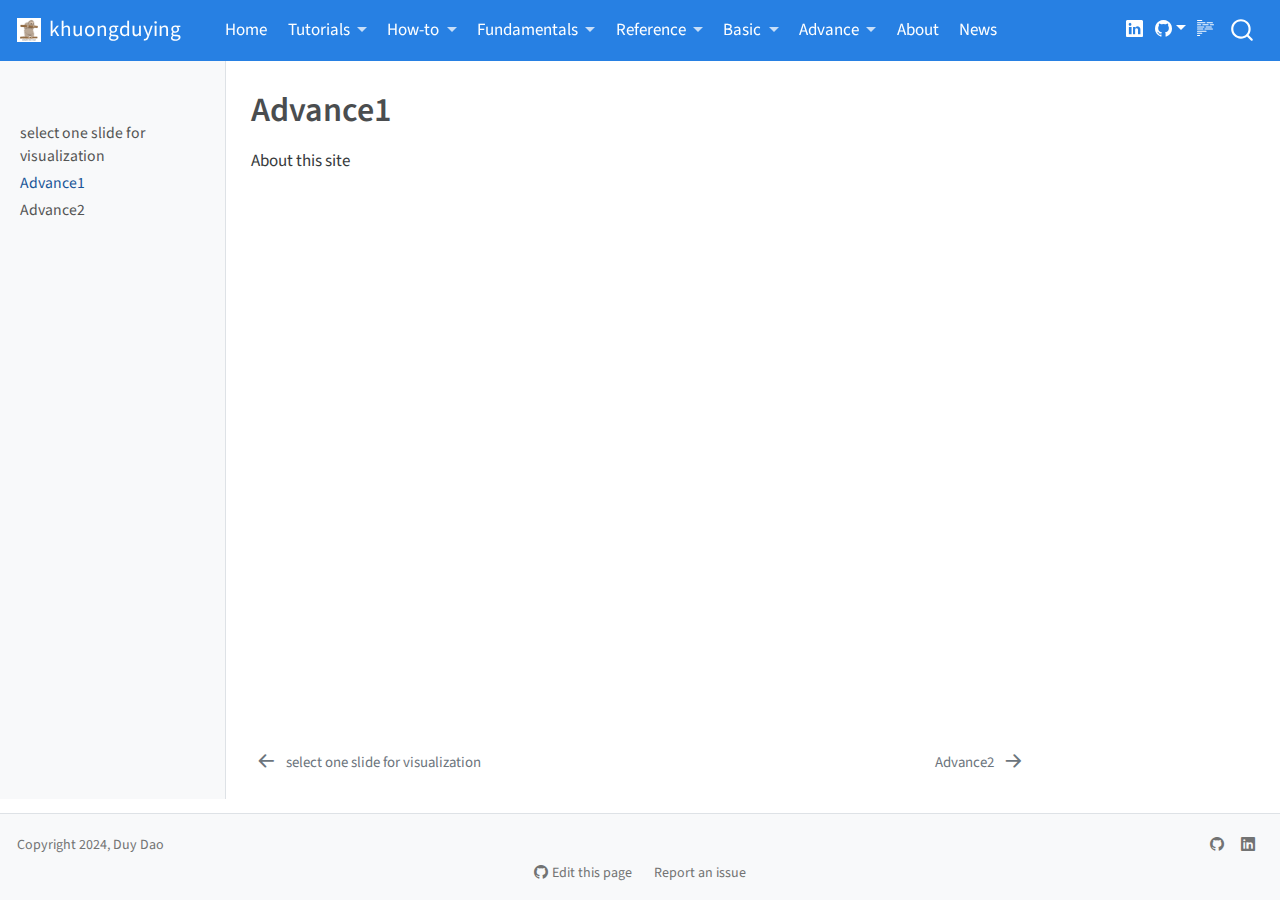
<file: docs/Advance/menu3.html>
<!DOCTYPE html>
<html xmlns="http://www.w3.org/1999/xhtml" lang="en" xml:lang="en"><head>

<meta charset="utf-8">
<meta name="generator" content="quarto-1.3.450">

<meta name="viewport" content="width=device-width, initial-scale=1.0, user-scalable=yes">


<title>khuongduying - Advance1</title>
<style>
code{white-space: pre-wrap;}
span.smallcaps{font-variant: small-caps;}
div.columns{display: flex; gap: min(4vw, 1.5em);}
div.column{flex: auto; overflow-x: auto;}
div.hanging-indent{margin-left: 1.5em; text-indent: -1.5em;}
ul.task-list{list-style: none;}
ul.task-list li input[type="checkbox"] {
  width: 0.8em;
  margin: 0 0.8em 0.2em -1em; /* quarto-specific, see https://github.com/quarto-dev/quarto-cli/issues/4556 */ 
  vertical-align: middle;
}
</style>


<script src="../site_libs/quarto-nav/quarto-nav.js"></script>
<script src="../site_libs/quarto-nav/headroom.min.js"></script>
<script src="../site_libs/clipboard/clipboard.min.js"></script>
<script src="../site_libs/quarto-search/autocomplete.umd.js"></script>
<script src="../site_libs/quarto-search/fuse.min.js"></script>
<script src="../site_libs/quarto-search/quarto-search.js"></script>
<meta name="quarto:offset" content="../">
<link href="../Advance/menu4.html" rel="next">
<link href="../Advance/cell2loc_A1_downstream.html" rel="prev">
<script src="../site_libs/quarto-html/quarto.js"></script>
<script src="../site_libs/quarto-html/popper.min.js"></script>
<script src="../site_libs/quarto-html/tippy.umd.min.js"></script>
<script src="../site_libs/quarto-html/anchor.min.js"></script>
<link href="../site_libs/quarto-html/tippy.css" rel="stylesheet">
<link href="../site_libs/quarto-html/quarto-syntax-highlighting.css" rel="stylesheet" id="quarto-text-highlighting-styles">
<script src="../site_libs/bootstrap/bootstrap.min.js"></script>
<link href="../site_libs/bootstrap/bootstrap-icons.css" rel="stylesheet">
<link href="../site_libs/bootstrap/bootstrap.min.css" rel="stylesheet" id="quarto-bootstrap" data-mode="light">
<script id="quarto-search-options" type="application/json">{
  "location": "navbar",
  "copy-button": false,
  "collapse-after": 3,
  "panel-placement": "end",
  "type": "overlay",
  "limit": 20,
  "language": {
    "search-no-results-text": "No results",
    "search-matching-documents-text": "matching documents",
    "search-copy-link-title": "Copy link to search",
    "search-hide-matches-text": "Hide additional matches",
    "search-more-match-text": "more match in this document",
    "search-more-matches-text": "more matches in this document",
    "search-clear-button-title": "Clear",
    "search-detached-cancel-button-title": "Cancel",
    "search-submit-button-title": "Submit",
    "search-label": "Search"
  }
}</script>


<link rel="stylesheet" href="../styles.css">
</head>

<body class="nav-sidebar docked nav-fixed">

<div id="quarto-search-results"></div>
  <header id="quarto-header" class="headroom fixed-top">
    <nav class="navbar navbar-expand-lg navbar-dark ">
      <div class="navbar-container container-fluid">
      <div class="navbar-brand-container">
    <a href="../index.html" class="navbar-brand navbar-brand-logo">
    <img src="../GO_WITH_THE_FLOW/2.png" alt="" class="navbar-logo">
    </a>
    <a class="navbar-brand" href="../index.html">
    <span class="navbar-title">khuongduying</span>
    </a>
  </div>
            <div id="quarto-search" class="" title="Search"></div>
          <button class="navbar-toggler" type="button" data-bs-toggle="collapse" data-bs-target="#navbarCollapse" aria-controls="navbarCollapse" aria-expanded="false" aria-label="Toggle navigation" onclick="if (window.quartoToggleHeadroom) { window.quartoToggleHeadroom(); }">
  <span class="navbar-toggler-icon"></span>
</button>
          <div class="collapse navbar-collapse" id="navbarCollapse">
            <ul class="navbar-nav navbar-nav-scroll me-auto">
  <li class="nav-item">
    <a class="nav-link" href="../index.html" rel="" target="">
 <span class="menu-text">Home</span></a>
  </li>  
  <li class="nav-item dropdown ">
    <a class="nav-link dropdown-toggle" href="#" id="nav-menu-tutorials" role="button" data-bs-toggle="dropdown" aria-expanded="false" rel="" target="">
 <span class="menu-text">Tutorials</span>
    </a>
    <ul class="dropdown-menu" aria-labelledby="nav-menu-tutorials">    
        <li>
    <a class="dropdown-item" href="../tutorials.html" rel="" target="">
 <span class="dropdown-text">tutorials.html</span></a>
  </li>  
        <li>
    <a class="dropdown-item" href="../tutorial-1.html" rel="" target="">
 <span class="dropdown-text">Tutorial 1</span></a>
  </li>  
        <li>
    <a class="dropdown-item" href="../tutorial-2.html" rel="" target="">
 <span class="dropdown-text">Tutorial 2</span></a>
  </li>  
    </ul>
  </li>
  <li class="nav-item dropdown ">
    <a class="nav-link dropdown-toggle" href="#" id="nav-menu-how-to" role="button" data-bs-toggle="dropdown" aria-expanded="false" rel="" target="">
 <span class="menu-text">How-to</span>
    </a>
    <ul class="dropdown-menu" aria-labelledby="nav-menu-how-to">    
        <li>
    <a class="dropdown-item" href="../howto.html" rel="" target="">
 <span class="dropdown-text">howto.html</span></a>
  </li>  
    </ul>
  </li>
  <li class="nav-item dropdown ">
    <a class="nav-link dropdown-toggle" href="#" id="nav-menu-fundamentals" role="button" data-bs-toggle="dropdown" aria-expanded="false" rel="" target="">
 <span class="menu-text">Fundamentals</span>
    </a>
    <ul class="dropdown-menu" aria-labelledby="nav-menu-fundamentals">    
        <li>
    <a class="dropdown-item" href="../fundamentals.html" rel="" target="">
 <span class="dropdown-text">fundamentals.html</span></a>
  </li>  
    </ul>
  </li>
  <li class="nav-item dropdown ">
    <a class="nav-link dropdown-toggle" href="#" id="nav-menu-reference" role="button" data-bs-toggle="dropdown" aria-expanded="false" rel="" target="">
 <span class="menu-text">Reference</span>
    </a>
    <ul class="dropdown-menu" aria-labelledby="nav-menu-reference">    
        <li>
    <a class="dropdown-item" href="../reference.html" rel="" target="">
 <span class="dropdown-text">reference.html</span></a>
  </li>  
    </ul>
  </li>
  <li class="nav-item dropdown ">
    <a class="nav-link dropdown-toggle" href="#" id="nav-menu-basic" role="button" data-bs-toggle="dropdown" aria-expanded="false" rel="" target="">
 <span class="menu-text">Basic</span>
    </a>
    <ul class="dropdown-menu" aria-labelledby="nav-menu-basic">    
        <li class="dropdown-header">Basic</li>
        <li>
    <a class="dropdown-item" href="../Basic/menu1.html" rel="" target="">
 <span class="dropdown-text">Basic1</span></a>
  </li>  
        <li>
    <a class="dropdown-item" href="../Basic/menu2.html" rel="" target="">
 <span class="dropdown-text">Basic2</span></a>
  </li>  
    </ul>
  </li>
  <li class="nav-item dropdown ">
    <a class="nav-link dropdown-toggle" href="#" id="nav-menu-advance" role="button" data-bs-toggle="dropdown" aria-expanded="false" rel="" target="">
 <span class="menu-text">Advance</span>
    </a>
    <ul class="dropdown-menu" aria-labelledby="nav-menu-advance">    
        <li>
    <a class="dropdown-item" href="../Advance/cell2loc_A1_downstream.html" rel="" target="">
 <span class="dropdown-text">select one slide for visualization</span></a>
  </li>  
        <li>
    <a class="dropdown-item" href="../Advance/menu3.html" rel="" target="">
 <span class="dropdown-text">Advance1</span></a>
  </li>  
        <li>
    <a class="dropdown-item" href="../Advance/menu4.html" rel="" target="">
 <span class="dropdown-text">Advance2</span></a>
  </li>  
    </ul>
  </li>
  <li class="nav-item">
    <a class="nav-link" href="../about.html" rel="" target="">
 <span class="menu-text">About</span></a>
  </li>  
  <li class="nav-item">
    <a class="nav-link" href="../news.html" rel="" target="">
 <span class="menu-text">News</span></a>
  </li>  
</ul>
            <div class="quarto-navbar-tools ms-auto tools-wide">
    <a href="https://www.linkedin.com/in/khuongduying/" rel="" title="" class="quarto-navigation-tool px-1" aria-label=""><i class="bi bi-linkedin"></i></a>
    <div class="dropdown">
      <a href="" title="" id="quarto-navigation-tool-dropdown-0" class="quarto-navigation-tool dropdown-toggle px-1" data-bs-toggle="dropdown" aria-expanded="false" aria-label=""><i class="bi bi-github"></i></a>
      <ul class="dropdown-menu dropdown-menu-end" aria-labelledby="quarto-navigation-tool-dropdown-0">
          <li>
            <a class="dropdown-item quarto-navbar-tools ms-auto-item" href="https://github.com/khuongduying">
            My repositories
            </a>
          </li>
          <li>
            <a class="dropdown-item quarto-navbar-tools ms-auto-item" href="">
            Report a bug
            </a>
          </li>
      </ul>
    </div>
  <a href="" class="quarto-reader-toggle quarto-navigation-tool px-1" onclick="window.quartoToggleReader(); return false;" title="Toggle reader mode">
  <div class="quarto-reader-toggle-btn">
  <i class="bi"></i>
  </div>
</a>
</div>
          </div> <!-- /navcollapse -->
      </div> <!-- /container-fluid -->
    </nav>
  <nav class="quarto-secondary-nav">
    <div class="container-fluid d-flex">
      <button type="button" class="quarto-btn-toggle btn" data-bs-toggle="collapse" data-bs-target="#quarto-sidebar,#quarto-sidebar-glass" aria-controls="quarto-sidebar" aria-expanded="false" aria-label="Toggle sidebar navigation" onclick="if (window.quartoToggleHeadroom) { window.quartoToggleHeadroom(); }">
        <i class="bi bi-layout-text-sidebar-reverse"></i>
      </button>
      <nav class="quarto-page-breadcrumbs" aria-label="breadcrumb"><ol class="breadcrumb"><li class="breadcrumb-item"><a href="../Advance/menu3.html">Advance1</a></li></ol></nav>
      <a class="flex-grow-1" role="button" data-bs-toggle="collapse" data-bs-target="#quarto-sidebar,#quarto-sidebar-glass" aria-controls="quarto-sidebar" aria-expanded="false" aria-label="Toggle sidebar navigation" onclick="if (window.quartoToggleHeadroom) { window.quartoToggleHeadroom(); }">      
      </a>
      <button type="button" class="btn quarto-search-button" aria-label="" onclick="window.quartoOpenSearch();">
        <i class="bi bi-search"></i>
      </button>
    </div>
  </nav>
</header>
<!-- content -->
<div id="quarto-content" class="quarto-container page-columns page-rows-contents page-layout-article page-navbar">
<!-- sidebar -->
  <nav id="quarto-sidebar" class="sidebar collapse collapse-horizontal sidebar-navigation docked overflow-auto">
        <div class="mt-2 flex-shrink-0 align-items-center">
        <div class="sidebar-search">
        <div id="quarto-search" class="" title="Search"></div>
        </div>
        </div>
    <div class="sidebar-menu-container"> 
    <ul class="list-unstyled mt-1">
        <li class="sidebar-item">
  <div class="sidebar-item-container"> 
  <a href="../Advance/cell2loc_A1_downstream.html" class="sidebar-item-text sidebar-link">
 <span class="menu-text">select one slide for visualization</span></a>
  </div>
</li>
        <li class="sidebar-item">
  <div class="sidebar-item-container"> 
  <a href="../Advance/menu3.html" class="sidebar-item-text sidebar-link active">
 <span class="menu-text">Advance1</span></a>
  </div>
</li>
        <li class="sidebar-item">
  <div class="sidebar-item-container"> 
  <a href="../Advance/menu4.html" class="sidebar-item-text sidebar-link">
 <span class="menu-text">Advance2</span></a>
  </div>
</li>
    </ul>
    </div>
</nav>
<div id="quarto-sidebar-glass" data-bs-toggle="collapse" data-bs-target="#quarto-sidebar,#quarto-sidebar-glass"></div>
<!-- margin-sidebar -->
    <div id="quarto-margin-sidebar" class="sidebar margin-sidebar">
        
    </div>
<!-- main -->
<main class="content" id="quarto-document-content">

<header id="title-block-header" class="quarto-title-block default">
<div class="quarto-title">
<h1 class="title">Advance1</h1>
</div>



<div class="quarto-title-meta">

    
  
    
  </div>
  

</header>

<p>About this site</p>



<a onclick="window.scrollTo(0, 0); return false;" role="button" id="quarto-back-to-top"><i class="bi bi-arrow-up"></i> Back to top</a></main> <!-- /main -->
<script id="quarto-html-after-body" type="application/javascript">
window.document.addEventListener("DOMContentLoaded", function (event) {
  const toggleBodyColorMode = (bsSheetEl) => {
    const mode = bsSheetEl.getAttribute("data-mode");
    const bodyEl = window.document.querySelector("body");
    if (mode === "dark") {
      bodyEl.classList.add("quarto-dark");
      bodyEl.classList.remove("quarto-light");
    } else {
      bodyEl.classList.add("quarto-light");
      bodyEl.classList.remove("quarto-dark");
    }
  }
  const toggleBodyColorPrimary = () => {
    const bsSheetEl = window.document.querySelector("link#quarto-bootstrap");
    if (bsSheetEl) {
      toggleBodyColorMode(bsSheetEl);
    }
  }
  toggleBodyColorPrimary();  
  const icon = "";
  const anchorJS = new window.AnchorJS();
  anchorJS.options = {
    placement: 'right',
    icon: icon
  };
  anchorJS.add('.anchored');
  const isCodeAnnotation = (el) => {
    for (const clz of el.classList) {
      if (clz.startsWith('code-annotation-')) {                     
        return true;
      }
    }
    return false;
  }
  const clipboard = new window.ClipboardJS('.code-copy-button', {
    text: function(trigger) {
      const codeEl = trigger.previousElementSibling.cloneNode(true);
      for (const childEl of codeEl.children) {
        if (isCodeAnnotation(childEl)) {
          childEl.remove();
        }
      }
      return codeEl.innerText;
    }
  });
  clipboard.on('success', function(e) {
    // button target
    const button = e.trigger;
    // don't keep focus
    button.blur();
    // flash "checked"
    button.classList.add('code-copy-button-checked');
    var currentTitle = button.getAttribute("title");
    button.setAttribute("title", "Copied!");
    let tooltip;
    if (window.bootstrap) {
      button.setAttribute("data-bs-toggle", "tooltip");
      button.setAttribute("data-bs-placement", "left");
      button.setAttribute("data-bs-title", "Copied!");
      tooltip = new bootstrap.Tooltip(button, 
        { trigger: "manual", 
          customClass: "code-copy-button-tooltip",
          offset: [0, -8]});
      tooltip.show();    
    }
    setTimeout(function() {
      if (tooltip) {
        tooltip.hide();
        button.removeAttribute("data-bs-title");
        button.removeAttribute("data-bs-toggle");
        button.removeAttribute("data-bs-placement");
      }
      button.setAttribute("title", currentTitle);
      button.classList.remove('code-copy-button-checked');
    }, 1000);
    // clear code selection
    e.clearSelection();
  });
  function tippyHover(el, contentFn) {
    const config = {
      allowHTML: true,
      content: contentFn,
      maxWidth: 500,
      delay: 100,
      arrow: false,
      appendTo: function(el) {
          return el.parentElement;
      },
      interactive: true,
      interactiveBorder: 10,
      theme: 'quarto',
      placement: 'bottom-start'
    };
    window.tippy(el, config); 
  }
  const noterefs = window.document.querySelectorAll('a[role="doc-noteref"]');
  for (var i=0; i<noterefs.length; i++) {
    const ref = noterefs[i];
    tippyHover(ref, function() {
      // use id or data attribute instead here
      let href = ref.getAttribute('data-footnote-href') || ref.getAttribute('href');
      try { href = new URL(href).hash; } catch {}
      const id = href.replace(/^#\/?/, "");
      const note = window.document.getElementById(id);
      return note.innerHTML;
    });
  }
      let selectedAnnoteEl;
      const selectorForAnnotation = ( cell, annotation) => {
        let cellAttr = 'data-code-cell="' + cell + '"';
        let lineAttr = 'data-code-annotation="' +  annotation + '"';
        const selector = 'span[' + cellAttr + '][' + lineAttr + ']';
        return selector;
      }
      const selectCodeLines = (annoteEl) => {
        const doc = window.document;
        const targetCell = annoteEl.getAttribute("data-target-cell");
        const targetAnnotation = annoteEl.getAttribute("data-target-annotation");
        const annoteSpan = window.document.querySelector(selectorForAnnotation(targetCell, targetAnnotation));
        const lines = annoteSpan.getAttribute("data-code-lines").split(",");
        const lineIds = lines.map((line) => {
          return targetCell + "-" + line;
        })
        let top = null;
        let height = null;
        let parent = null;
        if (lineIds.length > 0) {
            //compute the position of the single el (top and bottom and make a div)
            const el = window.document.getElementById(lineIds[0]);
            top = el.offsetTop;
            height = el.offsetHeight;
            parent = el.parentElement.parentElement;
          if (lineIds.length > 1) {
            const lastEl = window.document.getElementById(lineIds[lineIds.length - 1]);
            const bottom = lastEl.offsetTop + lastEl.offsetHeight;
            height = bottom - top;
          }
          if (top !== null && height !== null && parent !== null) {
            // cook up a div (if necessary) and position it 
            let div = window.document.getElementById("code-annotation-line-highlight");
            if (div === null) {
              div = window.document.createElement("div");
              div.setAttribute("id", "code-annotation-line-highlight");
              div.style.position = 'absolute';
              parent.appendChild(div);
            }
            div.style.top = top - 2 + "px";
            div.style.height = height + 4 + "px";
            let gutterDiv = window.document.getElementById("code-annotation-line-highlight-gutter");
            if (gutterDiv === null) {
              gutterDiv = window.document.createElement("div");
              gutterDiv.setAttribute("id", "code-annotation-line-highlight-gutter");
              gutterDiv.style.position = 'absolute';
              const codeCell = window.document.getElementById(targetCell);
              const gutter = codeCell.querySelector('.code-annotation-gutter');
              gutter.appendChild(gutterDiv);
            }
            gutterDiv.style.top = top - 2 + "px";
            gutterDiv.style.height = height + 4 + "px";
          }
          selectedAnnoteEl = annoteEl;
        }
      };
      const unselectCodeLines = () => {
        const elementsIds = ["code-annotation-line-highlight", "code-annotation-line-highlight-gutter"];
        elementsIds.forEach((elId) => {
          const div = window.document.getElementById(elId);
          if (div) {
            div.remove();
          }
        });
        selectedAnnoteEl = undefined;
      };
      // Attach click handler to the DT
      const annoteDls = window.document.querySelectorAll('dt[data-target-cell]');
      for (const annoteDlNode of annoteDls) {
        annoteDlNode.addEventListener('click', (event) => {
          const clickedEl = event.target;
          if (clickedEl !== selectedAnnoteEl) {
            unselectCodeLines();
            const activeEl = window.document.querySelector('dt[data-target-cell].code-annotation-active');
            if (activeEl) {
              activeEl.classList.remove('code-annotation-active');
            }
            selectCodeLines(clickedEl);
            clickedEl.classList.add('code-annotation-active');
          } else {
            // Unselect the line
            unselectCodeLines();
            clickedEl.classList.remove('code-annotation-active');
          }
        });
      }
  const findCites = (el) => {
    const parentEl = el.parentElement;
    if (parentEl) {
      const cites = parentEl.dataset.cites;
      if (cites) {
        return {
          el,
          cites: cites.split(' ')
        };
      } else {
        return findCites(el.parentElement)
      }
    } else {
      return undefined;
    }
  };
  var bibliorefs = window.document.querySelectorAll('a[role="doc-biblioref"]');
  for (var i=0; i<bibliorefs.length; i++) {
    const ref = bibliorefs[i];
    const citeInfo = findCites(ref);
    if (citeInfo) {
      tippyHover(citeInfo.el, function() {
        var popup = window.document.createElement('div');
        citeInfo.cites.forEach(function(cite) {
          var citeDiv = window.document.createElement('div');
          citeDiv.classList.add('hanging-indent');
          citeDiv.classList.add('csl-entry');
          var biblioDiv = window.document.getElementById('ref-' + cite);
          if (biblioDiv) {
            citeDiv.innerHTML = biblioDiv.innerHTML;
          }
          popup.appendChild(citeDiv);
        });
        return popup.innerHTML;
      });
    }
  }
});
</script>
<nav class="page-navigation">
  <div class="nav-page nav-page-previous">
      <a href="../Advance/cell2loc_A1_downstream.html" class="pagination-link">
        <i class="bi bi-arrow-left-short"></i> <span class="nav-page-text">select one slide for visualization</span>
      </a>          
  </div>
  <div class="nav-page nav-page-next">
      <a href="../Advance/menu4.html" class="pagination-link">
        <span class="nav-page-text">Advance2</span> <i class="bi bi-arrow-right-short"></i>
      </a>
  </div>
</nav>
</div> <!-- /content -->
<footer class="footer">
  <div class="nav-footer">
    <div class="nav-footer-left">Copyright 2024, Duy Dao</div>   
    <div class="nav-footer-center">
      &nbsp;
    <div class="toc-actions"><div><i class="bi bi-github"></i></div><div class="action-links"><p><a href="https://github.com/khuongduying/edit/main/Advance/menu3.qmd" class="toc-action">Edit this page</a></p><p><a href="https://github.com/khuongduying/issues/new" class="toc-action">Report an issue</a></p></div></div></div>
    <div class="nav-footer-right">
      <ul class="footer-items list-unstyled">
    <li class="nav-item compact">
    <a class="nav-link" href="https://github.com/khuongduying">
      <i class="bi bi-github" role="img">
</i> 
    </a>
  </li>  
    <li class="nav-item compact">
    <a class="nav-link" href="https://www.linkedin.com/in/khuongduying/">
      <i class="bi bi-linkedin" role="img">
</i> 
    </a>
  </li>  
</ul>
    </div>
  </div>
</footer>



</body></html>
</file>
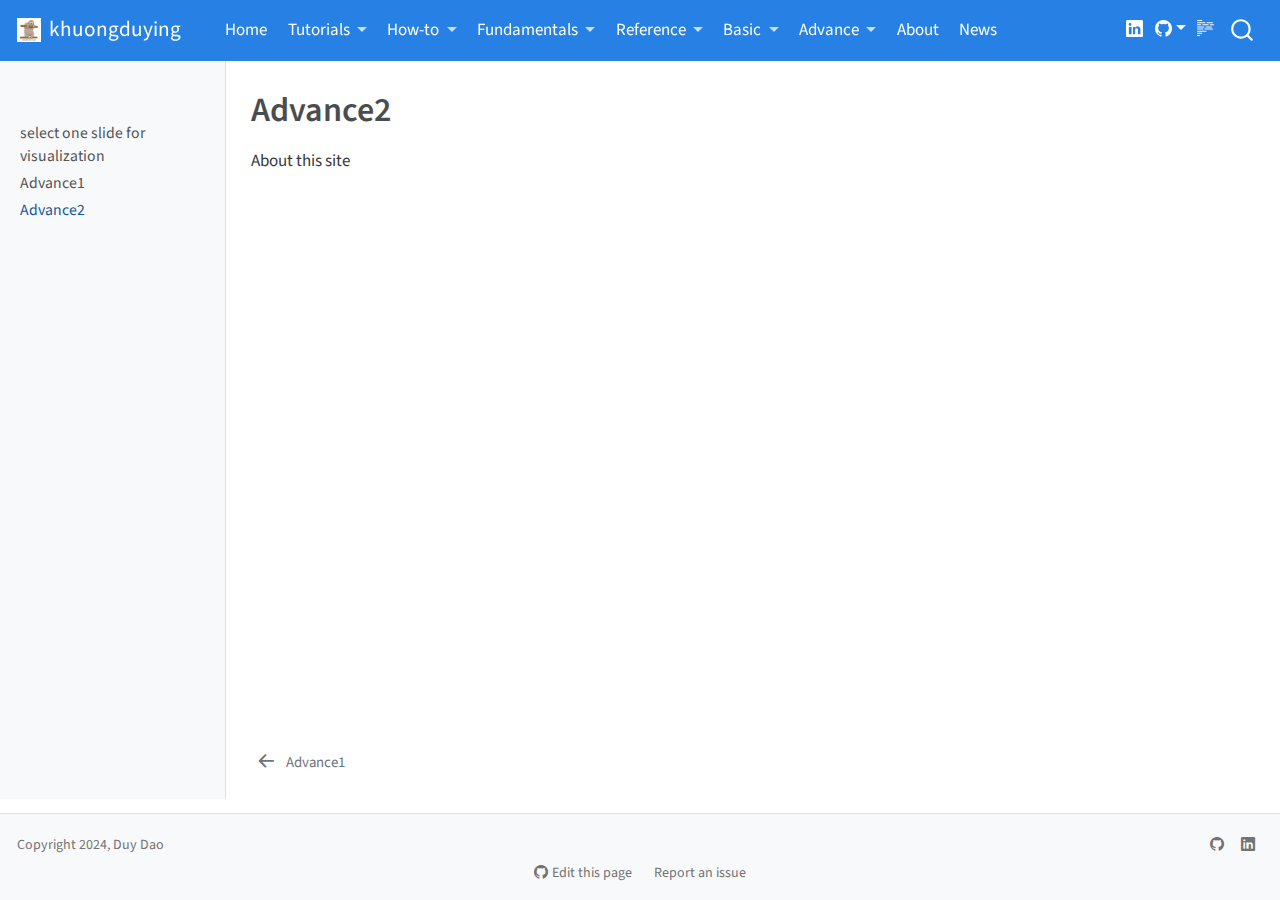
<file: docs/Advance/menu4.html>
<!DOCTYPE html>
<html xmlns="http://www.w3.org/1999/xhtml" lang="en" xml:lang="en"><head>

<meta charset="utf-8">
<meta name="generator" content="quarto-1.3.450">

<meta name="viewport" content="width=device-width, initial-scale=1.0, user-scalable=yes">


<title>khuongduying - Advance2</title>
<style>
code{white-space: pre-wrap;}
span.smallcaps{font-variant: small-caps;}
div.columns{display: flex; gap: min(4vw, 1.5em);}
div.column{flex: auto; overflow-x: auto;}
div.hanging-indent{margin-left: 1.5em; text-indent: -1.5em;}
ul.task-list{list-style: none;}
ul.task-list li input[type="checkbox"] {
  width: 0.8em;
  margin: 0 0.8em 0.2em -1em; /* quarto-specific, see https://github.com/quarto-dev/quarto-cli/issues/4556 */ 
  vertical-align: middle;
}
</style>


<script src="../site_libs/quarto-nav/quarto-nav.js"></script>
<script src="../site_libs/quarto-nav/headroom.min.js"></script>
<script src="../site_libs/clipboard/clipboard.min.js"></script>
<script src="../site_libs/quarto-search/autocomplete.umd.js"></script>
<script src="../site_libs/quarto-search/fuse.min.js"></script>
<script src="../site_libs/quarto-search/quarto-search.js"></script>
<meta name="quarto:offset" content="../">
<link href="../Advance/menu3.html" rel="prev">
<script src="../site_libs/quarto-html/quarto.js"></script>
<script src="../site_libs/quarto-html/popper.min.js"></script>
<script src="../site_libs/quarto-html/tippy.umd.min.js"></script>
<script src="../site_libs/quarto-html/anchor.min.js"></script>
<link href="../site_libs/quarto-html/tippy.css" rel="stylesheet">
<link href="../site_libs/quarto-html/quarto-syntax-highlighting.css" rel="stylesheet" id="quarto-text-highlighting-styles">
<script src="../site_libs/bootstrap/bootstrap.min.js"></script>
<link href="../site_libs/bootstrap/bootstrap-icons.css" rel="stylesheet">
<link href="../site_libs/bootstrap/bootstrap.min.css" rel="stylesheet" id="quarto-bootstrap" data-mode="light">
<script id="quarto-search-options" type="application/json">{
  "location": "navbar",
  "copy-button": false,
  "collapse-after": 3,
  "panel-placement": "end",
  "type": "overlay",
  "limit": 20,
  "language": {
    "search-no-results-text": "No results",
    "search-matching-documents-text": "matching documents",
    "search-copy-link-title": "Copy link to search",
    "search-hide-matches-text": "Hide additional matches",
    "search-more-match-text": "more match in this document",
    "search-more-matches-text": "more matches in this document",
    "search-clear-button-title": "Clear",
    "search-detached-cancel-button-title": "Cancel",
    "search-submit-button-title": "Submit",
    "search-label": "Search"
  }
}</script>


<link rel="stylesheet" href="../styles.css">
</head>

<body class="nav-sidebar docked nav-fixed">

<div id="quarto-search-results"></div>
  <header id="quarto-header" class="headroom fixed-top">
    <nav class="navbar navbar-expand-lg navbar-dark ">
      <div class="navbar-container container-fluid">
      <div class="navbar-brand-container">
    <a href="../index.html" class="navbar-brand navbar-brand-logo">
    <img src="../GO_WITH_THE_FLOW/2.png" alt="" class="navbar-logo">
    </a>
    <a class="navbar-brand" href="../index.html">
    <span class="navbar-title">khuongduying</span>
    </a>
  </div>
            <div id="quarto-search" class="" title="Search"></div>
          <button class="navbar-toggler" type="button" data-bs-toggle="collapse" data-bs-target="#navbarCollapse" aria-controls="navbarCollapse" aria-expanded="false" aria-label="Toggle navigation" onclick="if (window.quartoToggleHeadroom) { window.quartoToggleHeadroom(); }">
  <span class="navbar-toggler-icon"></span>
</button>
          <div class="collapse navbar-collapse" id="navbarCollapse">
            <ul class="navbar-nav navbar-nav-scroll me-auto">
  <li class="nav-item">
    <a class="nav-link" href="../index.html" rel="" target="">
 <span class="menu-text">Home</span></a>
  </li>  
  <li class="nav-item dropdown ">
    <a class="nav-link dropdown-toggle" href="#" id="nav-menu-tutorials" role="button" data-bs-toggle="dropdown" aria-expanded="false" rel="" target="">
 <span class="menu-text">Tutorials</span>
    </a>
    <ul class="dropdown-menu" aria-labelledby="nav-menu-tutorials">    
        <li>
    <a class="dropdown-item" href="../tutorials.html" rel="" target="">
 <span class="dropdown-text">tutorials.html</span></a>
  </li>  
        <li>
    <a class="dropdown-item" href="../tutorial-1.html" rel="" target="">
 <span class="dropdown-text">Tutorial 1</span></a>
  </li>  
        <li>
    <a class="dropdown-item" href="../tutorial-2.html" rel="" target="">
 <span class="dropdown-text">Tutorial 2</span></a>
  </li>  
    </ul>
  </li>
  <li class="nav-item dropdown ">
    <a class="nav-link dropdown-toggle" href="#" id="nav-menu-how-to" role="button" data-bs-toggle="dropdown" aria-expanded="false" rel="" target="">
 <span class="menu-text">How-to</span>
    </a>
    <ul class="dropdown-menu" aria-labelledby="nav-menu-how-to">    
        <li>
    <a class="dropdown-item" href="../howto.html" rel="" target="">
 <span class="dropdown-text">howto.html</span></a>
  </li>  
    </ul>
  </li>
  <li class="nav-item dropdown ">
    <a class="nav-link dropdown-toggle" href="#" id="nav-menu-fundamentals" role="button" data-bs-toggle="dropdown" aria-expanded="false" rel="" target="">
 <span class="menu-text">Fundamentals</span>
    </a>
    <ul class="dropdown-menu" aria-labelledby="nav-menu-fundamentals">    
        <li>
    <a class="dropdown-item" href="../fundamentals.html" rel="" target="">
 <span class="dropdown-text">fundamentals.html</span></a>
  </li>  
    </ul>
  </li>
  <li class="nav-item dropdown ">
    <a class="nav-link dropdown-toggle" href="#" id="nav-menu-reference" role="button" data-bs-toggle="dropdown" aria-expanded="false" rel="" target="">
 <span class="menu-text">Reference</span>
    </a>
    <ul class="dropdown-menu" aria-labelledby="nav-menu-reference">    
        <li>
    <a class="dropdown-item" href="../reference.html" rel="" target="">
 <span class="dropdown-text">reference.html</span></a>
  </li>  
    </ul>
  </li>
  <li class="nav-item dropdown ">
    <a class="nav-link dropdown-toggle" href="#" id="nav-menu-basic" role="button" data-bs-toggle="dropdown" aria-expanded="false" rel="" target="">
 <span class="menu-text">Basic</span>
    </a>
    <ul class="dropdown-menu" aria-labelledby="nav-menu-basic">    
        <li class="dropdown-header">Basic</li>
        <li>
    <a class="dropdown-item" href="../Basic/menu1.html" rel="" target="">
 <span class="dropdown-text">Basic1</span></a>
  </li>  
        <li>
    <a class="dropdown-item" href="../Basic/menu2.html" rel="" target="">
 <span class="dropdown-text">Basic2</span></a>
  </li>  
    </ul>
  </li>
  <li class="nav-item dropdown ">
    <a class="nav-link dropdown-toggle" href="#" id="nav-menu-advance" role="button" data-bs-toggle="dropdown" aria-expanded="false" rel="" target="">
 <span class="menu-text">Advance</span>
    </a>
    <ul class="dropdown-menu" aria-labelledby="nav-menu-advance">    
        <li>
    <a class="dropdown-item" href="../Advance/cell2loc_A1_downstream.html" rel="" target="">
 <span class="dropdown-text">select one slide for visualization</span></a>
  </li>  
        <li>
    <a class="dropdown-item" href="../Advance/menu3.html" rel="" target="">
 <span class="dropdown-text">Advance1</span></a>
  </li>  
        <li>
    <a class="dropdown-item" href="../Advance/menu4.html" rel="" target="">
 <span class="dropdown-text">Advance2</span></a>
  </li>  
    </ul>
  </li>
  <li class="nav-item">
    <a class="nav-link" href="../about.html" rel="" target="">
 <span class="menu-text">About</span></a>
  </li>  
  <li class="nav-item">
    <a class="nav-link" href="../news.html" rel="" target="">
 <span class="menu-text">News</span></a>
  </li>  
</ul>
            <div class="quarto-navbar-tools ms-auto tools-wide">
    <a href="https://www.linkedin.com/in/khuongduying/" rel="" title="" class="quarto-navigation-tool px-1" aria-label=""><i class="bi bi-linkedin"></i></a>
    <div class="dropdown">
      <a href="" title="" id="quarto-navigation-tool-dropdown-0" class="quarto-navigation-tool dropdown-toggle px-1" data-bs-toggle="dropdown" aria-expanded="false" aria-label=""><i class="bi bi-github"></i></a>
      <ul class="dropdown-menu dropdown-menu-end" aria-labelledby="quarto-navigation-tool-dropdown-0">
          <li>
            <a class="dropdown-item quarto-navbar-tools ms-auto-item" href="https://github.com/khuongduying">
            My repositories
            </a>
          </li>
          <li>
            <a class="dropdown-item quarto-navbar-tools ms-auto-item" href="">
            Report a bug
            </a>
          </li>
      </ul>
    </div>
  <a href="" class="quarto-reader-toggle quarto-navigation-tool px-1" onclick="window.quartoToggleReader(); return false;" title="Toggle reader mode">
  <div class="quarto-reader-toggle-btn">
  <i class="bi"></i>
  </div>
</a>
</div>
          </div> <!-- /navcollapse -->
      </div> <!-- /container-fluid -->
    </nav>
  <nav class="quarto-secondary-nav">
    <div class="container-fluid d-flex">
      <button type="button" class="quarto-btn-toggle btn" data-bs-toggle="collapse" data-bs-target="#quarto-sidebar,#quarto-sidebar-glass" aria-controls="quarto-sidebar" aria-expanded="false" aria-label="Toggle sidebar navigation" onclick="if (window.quartoToggleHeadroom) { window.quartoToggleHeadroom(); }">
        <i class="bi bi-layout-text-sidebar-reverse"></i>
      </button>
      <nav class="quarto-page-breadcrumbs" aria-label="breadcrumb"><ol class="breadcrumb"><li class="breadcrumb-item"><a href="../Advance/menu4.html">Advance2</a></li></ol></nav>
      <a class="flex-grow-1" role="button" data-bs-toggle="collapse" data-bs-target="#quarto-sidebar,#quarto-sidebar-glass" aria-controls="quarto-sidebar" aria-expanded="false" aria-label="Toggle sidebar navigation" onclick="if (window.quartoToggleHeadroom) { window.quartoToggleHeadroom(); }">      
      </a>
      <button type="button" class="btn quarto-search-button" aria-label="" onclick="window.quartoOpenSearch();">
        <i class="bi bi-search"></i>
      </button>
    </div>
  </nav>
</header>
<!-- content -->
<div id="quarto-content" class="quarto-container page-columns page-rows-contents page-layout-article page-navbar">
<!-- sidebar -->
  <nav id="quarto-sidebar" class="sidebar collapse collapse-horizontal sidebar-navigation docked overflow-auto">
        <div class="mt-2 flex-shrink-0 align-items-center">
        <div class="sidebar-search">
        <div id="quarto-search" class="" title="Search"></div>
        </div>
        </div>
    <div class="sidebar-menu-container"> 
    <ul class="list-unstyled mt-1">
        <li class="sidebar-item">
  <div class="sidebar-item-container"> 
  <a href="../Advance/cell2loc_A1_downstream.html" class="sidebar-item-text sidebar-link">
 <span class="menu-text">select one slide for visualization</span></a>
  </div>
</li>
        <li class="sidebar-item">
  <div class="sidebar-item-container"> 
  <a href="../Advance/menu3.html" class="sidebar-item-text sidebar-link">
 <span class="menu-text">Advance1</span></a>
  </div>
</li>
        <li class="sidebar-item">
  <div class="sidebar-item-container"> 
  <a href="../Advance/menu4.html" class="sidebar-item-text sidebar-link active">
 <span class="menu-text">Advance2</span></a>
  </div>
</li>
    </ul>
    </div>
</nav>
<div id="quarto-sidebar-glass" data-bs-toggle="collapse" data-bs-target="#quarto-sidebar,#quarto-sidebar-glass"></div>
<!-- margin-sidebar -->
    <div id="quarto-margin-sidebar" class="sidebar margin-sidebar">
        
    </div>
<!-- main -->
<main class="content" id="quarto-document-content">

<header id="title-block-header" class="quarto-title-block default">
<div class="quarto-title">
<h1 class="title">Advance2</h1>
</div>



<div class="quarto-title-meta">

    
  
    
  </div>
  

</header>

<p>About this site</p>



<a onclick="window.scrollTo(0, 0); return false;" role="button" id="quarto-back-to-top"><i class="bi bi-arrow-up"></i> Back to top</a></main> <!-- /main -->
<script id="quarto-html-after-body" type="application/javascript">
window.document.addEventListener("DOMContentLoaded", function (event) {
  const toggleBodyColorMode = (bsSheetEl) => {
    const mode = bsSheetEl.getAttribute("data-mode");
    const bodyEl = window.document.querySelector("body");
    if (mode === "dark") {
      bodyEl.classList.add("quarto-dark");
      bodyEl.classList.remove("quarto-light");
    } else {
      bodyEl.classList.add("quarto-light");
      bodyEl.classList.remove("quarto-dark");
    }
  }
  const toggleBodyColorPrimary = () => {
    const bsSheetEl = window.document.querySelector("link#quarto-bootstrap");
    if (bsSheetEl) {
      toggleBodyColorMode(bsSheetEl);
    }
  }
  toggleBodyColorPrimary();  
  const icon = "";
  const anchorJS = new window.AnchorJS();
  anchorJS.options = {
    placement: 'right',
    icon: icon
  };
  anchorJS.add('.anchored');
  const isCodeAnnotation = (el) => {
    for (const clz of el.classList) {
      if (clz.startsWith('code-annotation-')) {                     
        return true;
      }
    }
    return false;
  }
  const clipboard = new window.ClipboardJS('.code-copy-button', {
    text: function(trigger) {
      const codeEl = trigger.previousElementSibling.cloneNode(true);
      for (const childEl of codeEl.children) {
        if (isCodeAnnotation(childEl)) {
          childEl.remove();
        }
      }
      return codeEl.innerText;
    }
  });
  clipboard.on('success', function(e) {
    // button target
    const button = e.trigger;
    // don't keep focus
    button.blur();
    // flash "checked"
    button.classList.add('code-copy-button-checked');
    var currentTitle = button.getAttribute("title");
    button.setAttribute("title", "Copied!");
    let tooltip;
    if (window.bootstrap) {
      button.setAttribute("data-bs-toggle", "tooltip");
      button.setAttribute("data-bs-placement", "left");
      button.setAttribute("data-bs-title", "Copied!");
      tooltip = new bootstrap.Tooltip(button, 
        { trigger: "manual", 
          customClass: "code-copy-button-tooltip",
          offset: [0, -8]});
      tooltip.show();    
    }
    setTimeout(function() {
      if (tooltip) {
        tooltip.hide();
        button.removeAttribute("data-bs-title");
        button.removeAttribute("data-bs-toggle");
        button.removeAttribute("data-bs-placement");
      }
      button.setAttribute("title", currentTitle);
      button.classList.remove('code-copy-button-checked');
    }, 1000);
    // clear code selection
    e.clearSelection();
  });
  function tippyHover(el, contentFn) {
    const config = {
      allowHTML: true,
      content: contentFn,
      maxWidth: 500,
      delay: 100,
      arrow: false,
      appendTo: function(el) {
          return el.parentElement;
      },
      interactive: true,
      interactiveBorder: 10,
      theme: 'quarto',
      placement: 'bottom-start'
    };
    window.tippy(el, config); 
  }
  const noterefs = window.document.querySelectorAll('a[role="doc-noteref"]');
  for (var i=0; i<noterefs.length; i++) {
    const ref = noterefs[i];
    tippyHover(ref, function() {
      // use id or data attribute instead here
      let href = ref.getAttribute('data-footnote-href') || ref.getAttribute('href');
      try { href = new URL(href).hash; } catch {}
      const id = href.replace(/^#\/?/, "");
      const note = window.document.getElementById(id);
      return note.innerHTML;
    });
  }
      let selectedAnnoteEl;
      const selectorForAnnotation = ( cell, annotation) => {
        let cellAttr = 'data-code-cell="' + cell + '"';
        let lineAttr = 'data-code-annotation="' +  annotation + '"';
        const selector = 'span[' + cellAttr + '][' + lineAttr + ']';
        return selector;
      }
      const selectCodeLines = (annoteEl) => {
        const doc = window.document;
        const targetCell = annoteEl.getAttribute("data-target-cell");
        const targetAnnotation = annoteEl.getAttribute("data-target-annotation");
        const annoteSpan = window.document.querySelector(selectorForAnnotation(targetCell, targetAnnotation));
        const lines = annoteSpan.getAttribute("data-code-lines").split(",");
        const lineIds = lines.map((line) => {
          return targetCell + "-" + line;
        })
        let top = null;
        let height = null;
        let parent = null;
        if (lineIds.length > 0) {
            //compute the position of the single el (top and bottom and make a div)
            const el = window.document.getElementById(lineIds[0]);
            top = el.offsetTop;
            height = el.offsetHeight;
            parent = el.parentElement.parentElement;
          if (lineIds.length > 1) {
            const lastEl = window.document.getElementById(lineIds[lineIds.length - 1]);
            const bottom = lastEl.offsetTop + lastEl.offsetHeight;
            height = bottom - top;
          }
          if (top !== null && height !== null && parent !== null) {
            // cook up a div (if necessary) and position it 
            let div = window.document.getElementById("code-annotation-line-highlight");
            if (div === null) {
              div = window.document.createElement("div");
              div.setAttribute("id", "code-annotation-line-highlight");
              div.style.position = 'absolute';
              parent.appendChild(div);
            }
            div.style.top = top - 2 + "px";
            div.style.height = height + 4 + "px";
            let gutterDiv = window.document.getElementById("code-annotation-line-highlight-gutter");
            if (gutterDiv === null) {
              gutterDiv = window.document.createElement("div");
              gutterDiv.setAttribute("id", "code-annotation-line-highlight-gutter");
              gutterDiv.style.position = 'absolute';
              const codeCell = window.document.getElementById(targetCell);
              const gutter = codeCell.querySelector('.code-annotation-gutter');
              gutter.appendChild(gutterDiv);
            }
            gutterDiv.style.top = top - 2 + "px";
            gutterDiv.style.height = height + 4 + "px";
          }
          selectedAnnoteEl = annoteEl;
        }
      };
      const unselectCodeLines = () => {
        const elementsIds = ["code-annotation-line-highlight", "code-annotation-line-highlight-gutter"];
        elementsIds.forEach((elId) => {
          const div = window.document.getElementById(elId);
          if (div) {
            div.remove();
          }
        });
        selectedAnnoteEl = undefined;
      };
      // Attach click handler to the DT
      const annoteDls = window.document.querySelectorAll('dt[data-target-cell]');
      for (const annoteDlNode of annoteDls) {
        annoteDlNode.addEventListener('click', (event) => {
          const clickedEl = event.target;
          if (clickedEl !== selectedAnnoteEl) {
            unselectCodeLines();
            const activeEl = window.document.querySelector('dt[data-target-cell].code-annotation-active');
            if (activeEl) {
              activeEl.classList.remove('code-annotation-active');
            }
            selectCodeLines(clickedEl);
            clickedEl.classList.add('code-annotation-active');
          } else {
            // Unselect the line
            unselectCodeLines();
            clickedEl.classList.remove('code-annotation-active');
          }
        });
      }
  const findCites = (el) => {
    const parentEl = el.parentElement;
    if (parentEl) {
      const cites = parentEl.dataset.cites;
      if (cites) {
        return {
          el,
          cites: cites.split(' ')
        };
      } else {
        return findCites(el.parentElement)
      }
    } else {
      return undefined;
    }
  };
  var bibliorefs = window.document.querySelectorAll('a[role="doc-biblioref"]');
  for (var i=0; i<bibliorefs.length; i++) {
    const ref = bibliorefs[i];
    const citeInfo = findCites(ref);
    if (citeInfo) {
      tippyHover(citeInfo.el, function() {
        var popup = window.document.createElement('div');
        citeInfo.cites.forEach(function(cite) {
          var citeDiv = window.document.createElement('div');
          citeDiv.classList.add('hanging-indent');
          citeDiv.classList.add('csl-entry');
          var biblioDiv = window.document.getElementById('ref-' + cite);
          if (biblioDiv) {
            citeDiv.innerHTML = biblioDiv.innerHTML;
          }
          popup.appendChild(citeDiv);
        });
        return popup.innerHTML;
      });
    }
  }
});
</script>
<nav class="page-navigation">
  <div class="nav-page nav-page-previous">
      <a href="../Advance/menu3.html" class="pagination-link">
        <i class="bi bi-arrow-left-short"></i> <span class="nav-page-text">Advance1</span>
      </a>          
  </div>
  <div class="nav-page nav-page-next">
  </div>
</nav>
</div> <!-- /content -->
<footer class="footer">
  <div class="nav-footer">
    <div class="nav-footer-left">Copyright 2024, Duy Dao</div>   
    <div class="nav-footer-center">
      &nbsp;
    <div class="toc-actions"><div><i class="bi bi-github"></i></div><div class="action-links"><p><a href="https://github.com/khuongduying/edit/main/Advance/menu4.qmd" class="toc-action">Edit this page</a></p><p><a href="https://github.com/khuongduying/issues/new" class="toc-action">Report an issue</a></p></div></div></div>
    <div class="nav-footer-right">
      <ul class="footer-items list-unstyled">
    <li class="nav-item compact">
    <a class="nav-link" href="https://github.com/khuongduying">
      <i class="bi bi-github" role="img">
</i> 
    </a>
  </li>  
    <li class="nav-item compact">
    <a class="nav-link" href="https://www.linkedin.com/in/khuongduying/">
      <i class="bi bi-linkedin" role="img">
</i> 
    </a>
  </li>  
</ul>
    </div>
  </div>
</footer>



</body></html>
</file>
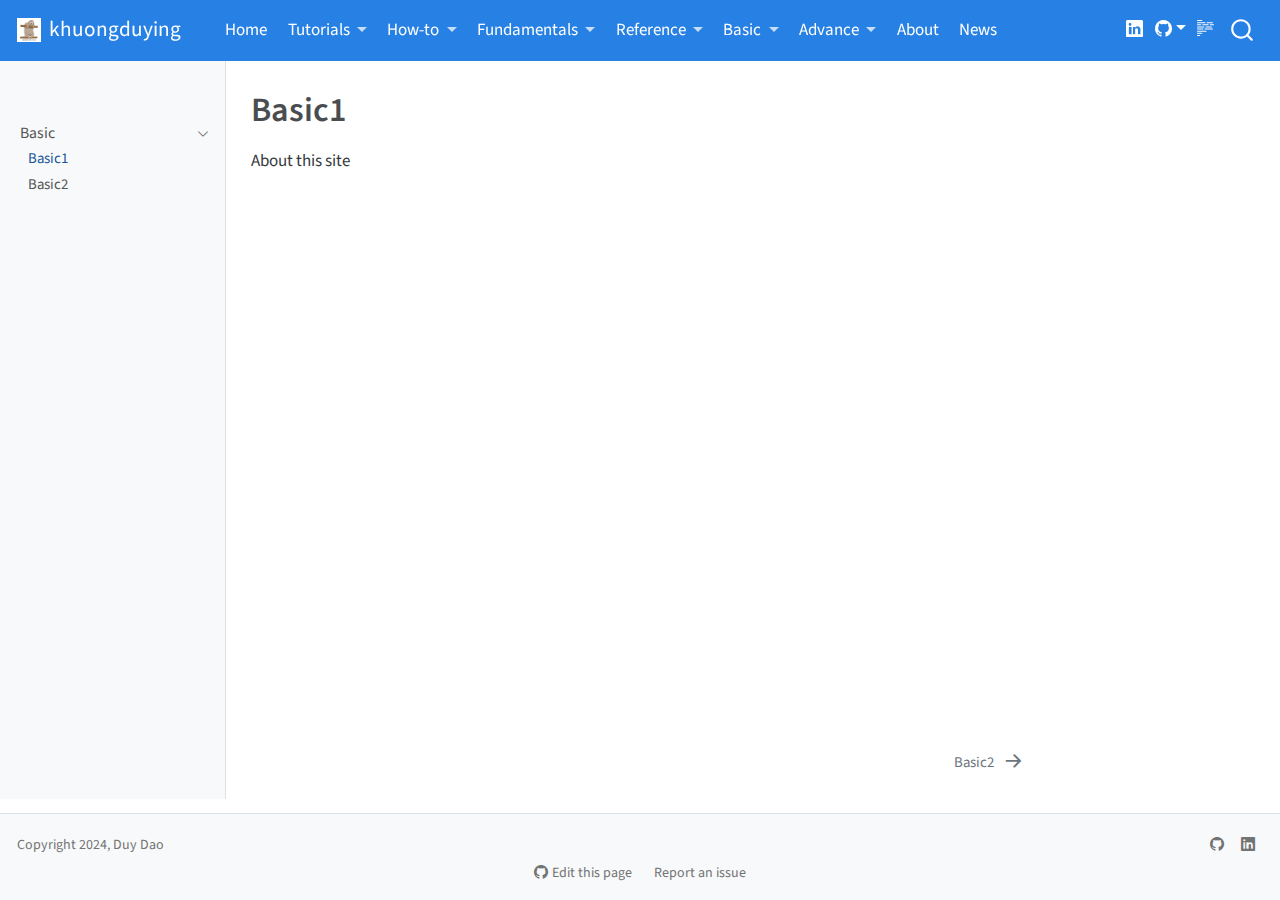
<file: docs/Basic/menu1.html>
<!DOCTYPE html>
<html xmlns="http://www.w3.org/1999/xhtml" lang="en" xml:lang="en"><head>

<meta charset="utf-8">
<meta name="generator" content="quarto-1.3.450">

<meta name="viewport" content="width=device-width, initial-scale=1.0, user-scalable=yes">


<title>khuongduying - Basic1</title>
<style>
code{white-space: pre-wrap;}
span.smallcaps{font-variant: small-caps;}
div.columns{display: flex; gap: min(4vw, 1.5em);}
div.column{flex: auto; overflow-x: auto;}
div.hanging-indent{margin-left: 1.5em; text-indent: -1.5em;}
ul.task-list{list-style: none;}
ul.task-list li input[type="checkbox"] {
  width: 0.8em;
  margin: 0 0.8em 0.2em -1em; /* quarto-specific, see https://github.com/quarto-dev/quarto-cli/issues/4556 */ 
  vertical-align: middle;
}
</style>


<script src="../site_libs/quarto-nav/quarto-nav.js"></script>
<script src="../site_libs/quarto-nav/headroom.min.js"></script>
<script src="../site_libs/clipboard/clipboard.min.js"></script>
<script src="../site_libs/quarto-search/autocomplete.umd.js"></script>
<script src="../site_libs/quarto-search/fuse.min.js"></script>
<script src="../site_libs/quarto-search/quarto-search.js"></script>
<meta name="quarto:offset" content="../">
<link href="../Basic/menu2.html" rel="next">
<script src="../site_libs/quarto-html/quarto.js"></script>
<script src="../site_libs/quarto-html/popper.min.js"></script>
<script src="../site_libs/quarto-html/tippy.umd.min.js"></script>
<script src="../site_libs/quarto-html/anchor.min.js"></script>
<link href="../site_libs/quarto-html/tippy.css" rel="stylesheet">
<link href="../site_libs/quarto-html/quarto-syntax-highlighting.css" rel="stylesheet" id="quarto-text-highlighting-styles">
<script src="../site_libs/bootstrap/bootstrap.min.js"></script>
<link href="../site_libs/bootstrap/bootstrap-icons.css" rel="stylesheet">
<link href="../site_libs/bootstrap/bootstrap.min.css" rel="stylesheet" id="quarto-bootstrap" data-mode="light">
<script id="quarto-search-options" type="application/json">{
  "location": "navbar",
  "copy-button": false,
  "collapse-after": 3,
  "panel-placement": "end",
  "type": "overlay",
  "limit": 20,
  "language": {
    "search-no-results-text": "No results",
    "search-matching-documents-text": "matching documents",
    "search-copy-link-title": "Copy link to search",
    "search-hide-matches-text": "Hide additional matches",
    "search-more-match-text": "more match in this document",
    "search-more-matches-text": "more matches in this document",
    "search-clear-button-title": "Clear",
    "search-detached-cancel-button-title": "Cancel",
    "search-submit-button-title": "Submit",
    "search-label": "Search"
  }
}</script>


<link rel="stylesheet" href="../styles.css">
</head>

<body class="nav-sidebar docked nav-fixed">

<div id="quarto-search-results"></div>
  <header id="quarto-header" class="headroom fixed-top">
    <nav class="navbar navbar-expand-lg navbar-dark ">
      <div class="navbar-container container-fluid">
      <div class="navbar-brand-container">
    <a href="../index.html" class="navbar-brand navbar-brand-logo">
    <img src="../GO_WITH_THE_FLOW/2.png" alt="" class="navbar-logo">
    </a>
    <a class="navbar-brand" href="../index.html">
    <span class="navbar-title">khuongduying</span>
    </a>
  </div>
            <div id="quarto-search" class="" title="Search"></div>
          <button class="navbar-toggler" type="button" data-bs-toggle="collapse" data-bs-target="#navbarCollapse" aria-controls="navbarCollapse" aria-expanded="false" aria-label="Toggle navigation" onclick="if (window.quartoToggleHeadroom) { window.quartoToggleHeadroom(); }">
  <span class="navbar-toggler-icon"></span>
</button>
          <div class="collapse navbar-collapse" id="navbarCollapse">
            <ul class="navbar-nav navbar-nav-scroll me-auto">
  <li class="nav-item">
    <a class="nav-link" href="../index.html" rel="" target="">
 <span class="menu-text">Home</span></a>
  </li>  
  <li class="nav-item dropdown ">
    <a class="nav-link dropdown-toggle" href="#" id="nav-menu-tutorials" role="button" data-bs-toggle="dropdown" aria-expanded="false" rel="" target="">
 <span class="menu-text">Tutorials</span>
    </a>
    <ul class="dropdown-menu" aria-labelledby="nav-menu-tutorials">    
        <li>
    <a class="dropdown-item" href="../tutorials.html" rel="" target="">
 <span class="dropdown-text">tutorials.html</span></a>
  </li>  
        <li>
    <a class="dropdown-item" href="../tutorial-1.html" rel="" target="">
 <span class="dropdown-text">Tutorial 1</span></a>
  </li>  
        <li>
    <a class="dropdown-item" href="../tutorial-2.html" rel="" target="">
 <span class="dropdown-text">Tutorial 2</span></a>
  </li>  
    </ul>
  </li>
  <li class="nav-item dropdown ">
    <a class="nav-link dropdown-toggle" href="#" id="nav-menu-how-to" role="button" data-bs-toggle="dropdown" aria-expanded="false" rel="" target="">
 <span class="menu-text">How-to</span>
    </a>
    <ul class="dropdown-menu" aria-labelledby="nav-menu-how-to">    
        <li>
    <a class="dropdown-item" href="../howto.html" rel="" target="">
 <span class="dropdown-text">howto.html</span></a>
  </li>  
    </ul>
  </li>
  <li class="nav-item dropdown ">
    <a class="nav-link dropdown-toggle" href="#" id="nav-menu-fundamentals" role="button" data-bs-toggle="dropdown" aria-expanded="false" rel="" target="">
 <span class="menu-text">Fundamentals</span>
    </a>
    <ul class="dropdown-menu" aria-labelledby="nav-menu-fundamentals">    
        <li>
    <a class="dropdown-item" href="../fundamentals.html" rel="" target="">
 <span class="dropdown-text">fundamentals.html</span></a>
  </li>  
    </ul>
  </li>
  <li class="nav-item dropdown ">
    <a class="nav-link dropdown-toggle" href="#" id="nav-menu-reference" role="button" data-bs-toggle="dropdown" aria-expanded="false" rel="" target="">
 <span class="menu-text">Reference</span>
    </a>
    <ul class="dropdown-menu" aria-labelledby="nav-menu-reference">    
        <li>
    <a class="dropdown-item" href="../reference.html" rel="" target="">
 <span class="dropdown-text">reference.html</span></a>
  </li>  
    </ul>
  </li>
  <li class="nav-item dropdown ">
    <a class="nav-link dropdown-toggle" href="#" id="nav-menu-basic" role="button" data-bs-toggle="dropdown" aria-expanded="false" rel="" target="">
 <span class="menu-text">Basic</span>
    </a>
    <ul class="dropdown-menu" aria-labelledby="nav-menu-basic">    
        <li class="dropdown-header">Basic</li>
        <li>
    <a class="dropdown-item" href="../Basic/menu1.html" rel="" target="">
 <span class="dropdown-text">Basic1</span></a>
  </li>  
        <li>
    <a class="dropdown-item" href="../Basic/menu2.html" rel="" target="">
 <span class="dropdown-text">Basic2</span></a>
  </li>  
    </ul>
  </li>
  <li class="nav-item dropdown ">
    <a class="nav-link dropdown-toggle" href="#" id="nav-menu-advance" role="button" data-bs-toggle="dropdown" aria-expanded="false" rel="" target="">
 <span class="menu-text">Advance</span>
    </a>
    <ul class="dropdown-menu" aria-labelledby="nav-menu-advance">    
        <li>
    <a class="dropdown-item" href="../Advance/cell2loc_A1_downstream.html" rel="" target="">
 <span class="dropdown-text">select one slide for visualization</span></a>
  </li>  
        <li>
    <a class="dropdown-item" href="../Advance/menu3.html" rel="" target="">
 <span class="dropdown-text">Advance1</span></a>
  </li>  
        <li>
    <a class="dropdown-item" href="../Advance/menu4.html" rel="" target="">
 <span class="dropdown-text">Advance2</span></a>
  </li>  
    </ul>
  </li>
  <li class="nav-item">
    <a class="nav-link" href="../about.html" rel="" target="">
 <span class="menu-text">About</span></a>
  </li>  
  <li class="nav-item">
    <a class="nav-link" href="../news.html" rel="" target="">
 <span class="menu-text">News</span></a>
  </li>  
</ul>
            <div class="quarto-navbar-tools ms-auto tools-wide">
    <a href="https://www.linkedin.com/in/khuongduying/" rel="" title="" class="quarto-navigation-tool px-1" aria-label=""><i class="bi bi-linkedin"></i></a>
    <div class="dropdown">
      <a href="" title="" id="quarto-navigation-tool-dropdown-0" class="quarto-navigation-tool dropdown-toggle px-1" data-bs-toggle="dropdown" aria-expanded="false" aria-label=""><i class="bi bi-github"></i></a>
      <ul class="dropdown-menu dropdown-menu-end" aria-labelledby="quarto-navigation-tool-dropdown-0">
          <li>
            <a class="dropdown-item quarto-navbar-tools ms-auto-item" href="https://github.com/khuongduying">
            My repositories
            </a>
          </li>
          <li>
            <a class="dropdown-item quarto-navbar-tools ms-auto-item" href="">
            Report a bug
            </a>
          </li>
      </ul>
    </div>
  <a href="" class="quarto-reader-toggle quarto-navigation-tool px-1" onclick="window.quartoToggleReader(); return false;" title="Toggle reader mode">
  <div class="quarto-reader-toggle-btn">
  <i class="bi"></i>
  </div>
</a>
</div>
          </div> <!-- /navcollapse -->
      </div> <!-- /container-fluid -->
    </nav>
  <nav class="quarto-secondary-nav">
    <div class="container-fluid d-flex">
      <button type="button" class="quarto-btn-toggle btn" data-bs-toggle="collapse" data-bs-target="#quarto-sidebar,#quarto-sidebar-glass" aria-controls="quarto-sidebar" aria-expanded="false" aria-label="Toggle sidebar navigation" onclick="if (window.quartoToggleHeadroom) { window.quartoToggleHeadroom(); }">
        <i class="bi bi-layout-text-sidebar-reverse"></i>
      </button>
      <nav class="quarto-page-breadcrumbs" aria-label="breadcrumb"><ol class="breadcrumb"><li class="breadcrumb-item"><a href="../Basic/menu1.html">Basic</a></li><li class="breadcrumb-item"><a href="../Basic/menu1.html">Basic1</a></li></ol></nav>
      <a class="flex-grow-1" role="button" data-bs-toggle="collapse" data-bs-target="#quarto-sidebar,#quarto-sidebar-glass" aria-controls="quarto-sidebar" aria-expanded="false" aria-label="Toggle sidebar navigation" onclick="if (window.quartoToggleHeadroom) { window.quartoToggleHeadroom(); }">      
      </a>
      <button type="button" class="btn quarto-search-button" aria-label="" onclick="window.quartoOpenSearch();">
        <i class="bi bi-search"></i>
      </button>
    </div>
  </nav>
</header>
<!-- content -->
<div id="quarto-content" class="quarto-container page-columns page-rows-contents page-layout-article page-navbar">
<!-- sidebar -->
  <nav id="quarto-sidebar" class="sidebar collapse collapse-horizontal sidebar-navigation docked overflow-auto">
        <div class="mt-2 flex-shrink-0 align-items-center">
        <div class="sidebar-search">
        <div id="quarto-search" class="" title="Search"></div>
        </div>
        </div>
    <div class="sidebar-menu-container"> 
    <ul class="list-unstyled mt-1">
        <li class="sidebar-item sidebar-item-section">
      <div class="sidebar-item-container"> 
            <a class="sidebar-item-text sidebar-link text-start" data-bs-toggle="collapse" data-bs-target="#quarto-sidebar-section-1" aria-expanded="true">
 <span class="menu-text">Basic</span></a>
          <a class="sidebar-item-toggle text-start" data-bs-toggle="collapse" data-bs-target="#quarto-sidebar-section-1" aria-expanded="true" aria-label="Toggle section">
            <i class="bi bi-chevron-right ms-2"></i>
          </a> 
      </div>
      <ul id="quarto-sidebar-section-1" class="collapse list-unstyled sidebar-section depth1 show">  
          <li class="sidebar-item">
  <div class="sidebar-item-container"> 
  <a href="../Basic/menu1.html" class="sidebar-item-text sidebar-link active">
 <span class="menu-text">Basic1</span></a>
  </div>
</li>
          <li class="sidebar-item">
  <div class="sidebar-item-container"> 
  <a href="../Basic/menu2.html" class="sidebar-item-text sidebar-link">
 <span class="menu-text">Basic2</span></a>
  </div>
</li>
      </ul>
  </li>
    </ul>
    </div>
</nav>
<div id="quarto-sidebar-glass" data-bs-toggle="collapse" data-bs-target="#quarto-sidebar,#quarto-sidebar-glass"></div>
<!-- margin-sidebar -->
    <div id="quarto-margin-sidebar" class="sidebar margin-sidebar">
        
    </div>
<!-- main -->
<main class="content" id="quarto-document-content">

<header id="title-block-header" class="quarto-title-block default">
<div class="quarto-title">
<h1 class="title">Basic1</h1>
</div>



<div class="quarto-title-meta">

    
  
    
  </div>
  

</header>

<p>About this site</p>



<a onclick="window.scrollTo(0, 0); return false;" role="button" id="quarto-back-to-top"><i class="bi bi-arrow-up"></i> Back to top</a></main> <!-- /main -->
<script id="quarto-html-after-body" type="application/javascript">
window.document.addEventListener("DOMContentLoaded", function (event) {
  const toggleBodyColorMode = (bsSheetEl) => {
    const mode = bsSheetEl.getAttribute("data-mode");
    const bodyEl = window.document.querySelector("body");
    if (mode === "dark") {
      bodyEl.classList.add("quarto-dark");
      bodyEl.classList.remove("quarto-light");
    } else {
      bodyEl.classList.add("quarto-light");
      bodyEl.classList.remove("quarto-dark");
    }
  }
  const toggleBodyColorPrimary = () => {
    const bsSheetEl = window.document.querySelector("link#quarto-bootstrap");
    if (bsSheetEl) {
      toggleBodyColorMode(bsSheetEl);
    }
  }
  toggleBodyColorPrimary();  
  const icon = "";
  const anchorJS = new window.AnchorJS();
  anchorJS.options = {
    placement: 'right',
    icon: icon
  };
  anchorJS.add('.anchored');
  const isCodeAnnotation = (el) => {
    for (const clz of el.classList) {
      if (clz.startsWith('code-annotation-')) {                     
        return true;
      }
    }
    return false;
  }
  const clipboard = new window.ClipboardJS('.code-copy-button', {
    text: function(trigger) {
      const codeEl = trigger.previousElementSibling.cloneNode(true);
      for (const childEl of codeEl.children) {
        if (isCodeAnnotation(childEl)) {
          childEl.remove();
        }
      }
      return codeEl.innerText;
    }
  });
  clipboard.on('success', function(e) {
    // button target
    const button = e.trigger;
    // don't keep focus
    button.blur();
    // flash "checked"
    button.classList.add('code-copy-button-checked');
    var currentTitle = button.getAttribute("title");
    button.setAttribute("title", "Copied!");
    let tooltip;
    if (window.bootstrap) {
      button.setAttribute("data-bs-toggle", "tooltip");
      button.setAttribute("data-bs-placement", "left");
      button.setAttribute("data-bs-title", "Copied!");
      tooltip = new bootstrap.Tooltip(button, 
        { trigger: "manual", 
          customClass: "code-copy-button-tooltip",
          offset: [0, -8]});
      tooltip.show();    
    }
    setTimeout(function() {
      if (tooltip) {
        tooltip.hide();
        button.removeAttribute("data-bs-title");
        button.removeAttribute("data-bs-toggle");
        button.removeAttribute("data-bs-placement");
      }
      button.setAttribute("title", currentTitle);
      button.classList.remove('code-copy-button-checked');
    }, 1000);
    // clear code selection
    e.clearSelection();
  });
  function tippyHover(el, contentFn) {
    const config = {
      allowHTML: true,
      content: contentFn,
      maxWidth: 500,
      delay: 100,
      arrow: false,
      appendTo: function(el) {
          return el.parentElement;
      },
      interactive: true,
      interactiveBorder: 10,
      theme: 'quarto',
      placement: 'bottom-start'
    };
    window.tippy(el, config); 
  }
  const noterefs = window.document.querySelectorAll('a[role="doc-noteref"]');
  for (var i=0; i<noterefs.length; i++) {
    const ref = noterefs[i];
    tippyHover(ref, function() {
      // use id or data attribute instead here
      let href = ref.getAttribute('data-footnote-href') || ref.getAttribute('href');
      try { href = new URL(href).hash; } catch {}
      const id = href.replace(/^#\/?/, "");
      const note = window.document.getElementById(id);
      return note.innerHTML;
    });
  }
      let selectedAnnoteEl;
      const selectorForAnnotation = ( cell, annotation) => {
        let cellAttr = 'data-code-cell="' + cell + '"';
        let lineAttr = 'data-code-annotation="' +  annotation + '"';
        const selector = 'span[' + cellAttr + '][' + lineAttr + ']';
        return selector;
      }
      const selectCodeLines = (annoteEl) => {
        const doc = window.document;
        const targetCell = annoteEl.getAttribute("data-target-cell");
        const targetAnnotation = annoteEl.getAttribute("data-target-annotation");
        const annoteSpan = window.document.querySelector(selectorForAnnotation(targetCell, targetAnnotation));
        const lines = annoteSpan.getAttribute("data-code-lines").split(",");
        const lineIds = lines.map((line) => {
          return targetCell + "-" + line;
        })
        let top = null;
        let height = null;
        let parent = null;
        if (lineIds.length > 0) {
            //compute the position of the single el (top and bottom and make a div)
            const el = window.document.getElementById(lineIds[0]);
            top = el.offsetTop;
            height = el.offsetHeight;
            parent = el.parentElement.parentElement;
          if (lineIds.length > 1) {
            const lastEl = window.document.getElementById(lineIds[lineIds.length - 1]);
            const bottom = lastEl.offsetTop + lastEl.offsetHeight;
            height = bottom - top;
          }
          if (top !== null && height !== null && parent !== null) {
            // cook up a div (if necessary) and position it 
            let div = window.document.getElementById("code-annotation-line-highlight");
            if (div === null) {
              div = window.document.createElement("div");
              div.setAttribute("id", "code-annotation-line-highlight");
              div.style.position = 'absolute';
              parent.appendChild(div);
            }
            div.style.top = top - 2 + "px";
            div.style.height = height + 4 + "px";
            let gutterDiv = window.document.getElementById("code-annotation-line-highlight-gutter");
            if (gutterDiv === null) {
              gutterDiv = window.document.createElement("div");
              gutterDiv.setAttribute("id", "code-annotation-line-highlight-gutter");
              gutterDiv.style.position = 'absolute';
              const codeCell = window.document.getElementById(targetCell);
              const gutter = codeCell.querySelector('.code-annotation-gutter');
              gutter.appendChild(gutterDiv);
            }
            gutterDiv.style.top = top - 2 + "px";
            gutterDiv.style.height = height + 4 + "px";
          }
          selectedAnnoteEl = annoteEl;
        }
      };
      const unselectCodeLines = () => {
        const elementsIds = ["code-annotation-line-highlight", "code-annotation-line-highlight-gutter"];
        elementsIds.forEach((elId) => {
          const div = window.document.getElementById(elId);
          if (div) {
            div.remove();
          }
        });
        selectedAnnoteEl = undefined;
      };
      // Attach click handler to the DT
      const annoteDls = window.document.querySelectorAll('dt[data-target-cell]');
      for (const annoteDlNode of annoteDls) {
        annoteDlNode.addEventListener('click', (event) => {
          const clickedEl = event.target;
          if (clickedEl !== selectedAnnoteEl) {
            unselectCodeLines();
            const activeEl = window.document.querySelector('dt[data-target-cell].code-annotation-active');
            if (activeEl) {
              activeEl.classList.remove('code-annotation-active');
            }
            selectCodeLines(clickedEl);
            clickedEl.classList.add('code-annotation-active');
          } else {
            // Unselect the line
            unselectCodeLines();
            clickedEl.classList.remove('code-annotation-active');
          }
        });
      }
  const findCites = (el) => {
    const parentEl = el.parentElement;
    if (parentEl) {
      const cites = parentEl.dataset.cites;
      if (cites) {
        return {
          el,
          cites: cites.split(' ')
        };
      } else {
        return findCites(el.parentElement)
      }
    } else {
      return undefined;
    }
  };
  var bibliorefs = window.document.querySelectorAll('a[role="doc-biblioref"]');
  for (var i=0; i<bibliorefs.length; i++) {
    const ref = bibliorefs[i];
    const citeInfo = findCites(ref);
    if (citeInfo) {
      tippyHover(citeInfo.el, function() {
        var popup = window.document.createElement('div');
        citeInfo.cites.forEach(function(cite) {
          var citeDiv = window.document.createElement('div');
          citeDiv.classList.add('hanging-indent');
          citeDiv.classList.add('csl-entry');
          var biblioDiv = window.document.getElementById('ref-' + cite);
          if (biblioDiv) {
            citeDiv.innerHTML = biblioDiv.innerHTML;
          }
          popup.appendChild(citeDiv);
        });
        return popup.innerHTML;
      });
    }
  }
});
</script>
<nav class="page-navigation">
  <div class="nav-page nav-page-previous">
  </div>
  <div class="nav-page nav-page-next">
      <a href="../Basic/menu2.html" class="pagination-link">
        <span class="nav-page-text">Basic2</span> <i class="bi bi-arrow-right-short"></i>
      </a>
  </div>
</nav>
</div> <!-- /content -->
<footer class="footer">
  <div class="nav-footer">
    <div class="nav-footer-left">Copyright 2024, Duy Dao</div>   
    <div class="nav-footer-center">
      &nbsp;
    <div class="toc-actions"><div><i class="bi bi-github"></i></div><div class="action-links"><p><a href="https://github.com/khuongduying/edit/main/Basic/menu1.qmd" class="toc-action">Edit this page</a></p><p><a href="https://github.com/khuongduying/issues/new" class="toc-action">Report an issue</a></p></div></div></div>
    <div class="nav-footer-right">
      <ul class="footer-items list-unstyled">
    <li class="nav-item compact">
    <a class="nav-link" href="https://github.com/khuongduying">
      <i class="bi bi-github" role="img">
</i> 
    </a>
  </li>  
    <li class="nav-item compact">
    <a class="nav-link" href="https://www.linkedin.com/in/khuongduying/">
      <i class="bi bi-linkedin" role="img">
</i> 
    </a>
  </li>  
</ul>
    </div>
  </div>
</footer>



</body></html>
</file>
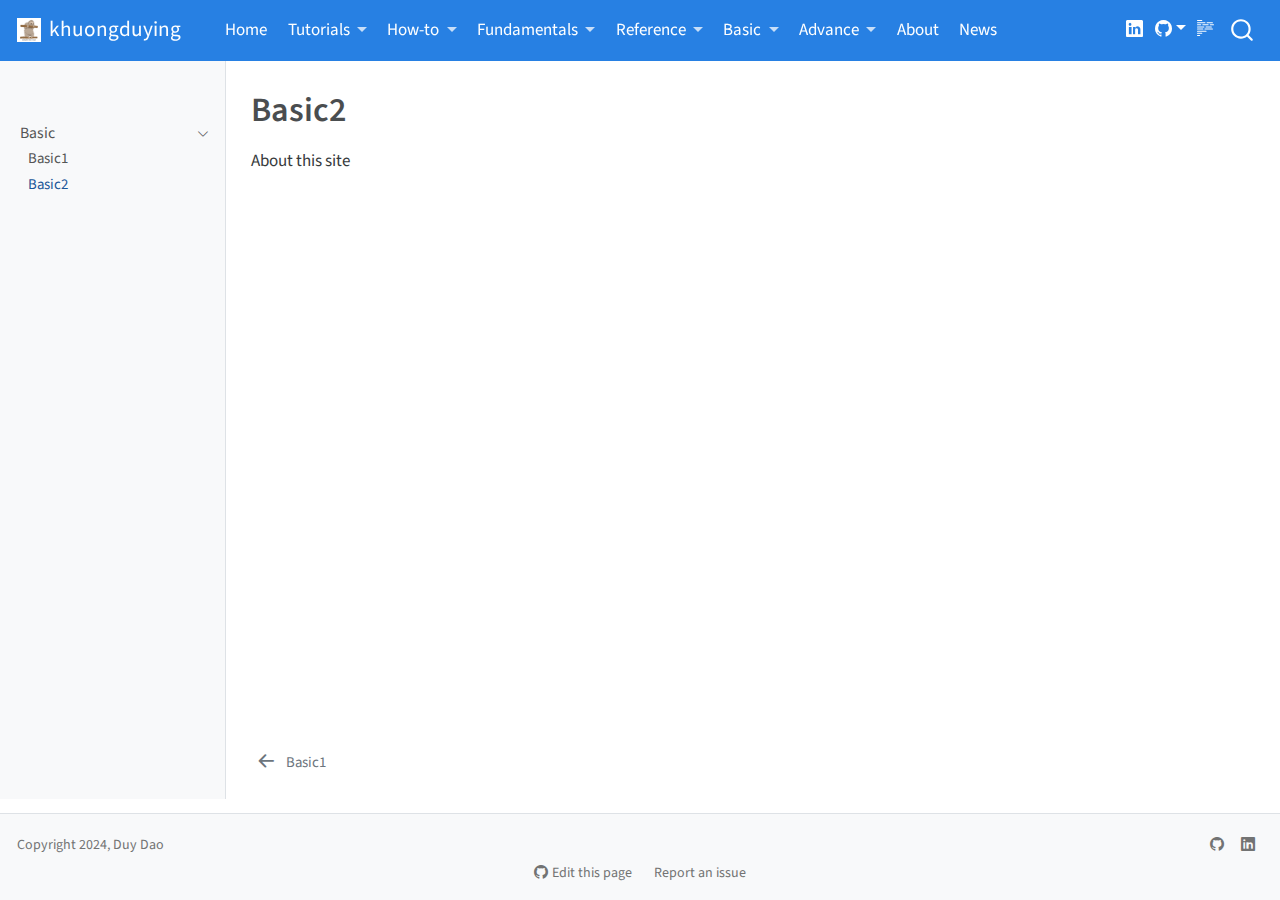
<file: docs/Basic/menu2.html>
<!DOCTYPE html>
<html xmlns="http://www.w3.org/1999/xhtml" lang="en" xml:lang="en"><head>

<meta charset="utf-8">
<meta name="generator" content="quarto-1.3.450">

<meta name="viewport" content="width=device-width, initial-scale=1.0, user-scalable=yes">


<title>khuongduying - Basic2</title>
<style>
code{white-space: pre-wrap;}
span.smallcaps{font-variant: small-caps;}
div.columns{display: flex; gap: min(4vw, 1.5em);}
div.column{flex: auto; overflow-x: auto;}
div.hanging-indent{margin-left: 1.5em; text-indent: -1.5em;}
ul.task-list{list-style: none;}
ul.task-list li input[type="checkbox"] {
  width: 0.8em;
  margin: 0 0.8em 0.2em -1em; /* quarto-specific, see https://github.com/quarto-dev/quarto-cli/issues/4556 */ 
  vertical-align: middle;
}
</style>


<script src="../site_libs/quarto-nav/quarto-nav.js"></script>
<script src="../site_libs/quarto-nav/headroom.min.js"></script>
<script src="../site_libs/clipboard/clipboard.min.js"></script>
<script src="../site_libs/quarto-search/autocomplete.umd.js"></script>
<script src="../site_libs/quarto-search/fuse.min.js"></script>
<script src="../site_libs/quarto-search/quarto-search.js"></script>
<meta name="quarto:offset" content="../">
<link href="../Basic/menu1.html" rel="prev">
<script src="../site_libs/quarto-html/quarto.js"></script>
<script src="../site_libs/quarto-html/popper.min.js"></script>
<script src="../site_libs/quarto-html/tippy.umd.min.js"></script>
<script src="../site_libs/quarto-html/anchor.min.js"></script>
<link href="../site_libs/quarto-html/tippy.css" rel="stylesheet">
<link href="../site_libs/quarto-html/quarto-syntax-highlighting.css" rel="stylesheet" id="quarto-text-highlighting-styles">
<script src="../site_libs/bootstrap/bootstrap.min.js"></script>
<link href="../site_libs/bootstrap/bootstrap-icons.css" rel="stylesheet">
<link href="../site_libs/bootstrap/bootstrap.min.css" rel="stylesheet" id="quarto-bootstrap" data-mode="light">
<script id="quarto-search-options" type="application/json">{
  "location": "navbar",
  "copy-button": false,
  "collapse-after": 3,
  "panel-placement": "end",
  "type": "overlay",
  "limit": 20,
  "language": {
    "search-no-results-text": "No results",
    "search-matching-documents-text": "matching documents",
    "search-copy-link-title": "Copy link to search",
    "search-hide-matches-text": "Hide additional matches",
    "search-more-match-text": "more match in this document",
    "search-more-matches-text": "more matches in this document",
    "search-clear-button-title": "Clear",
    "search-detached-cancel-button-title": "Cancel",
    "search-submit-button-title": "Submit",
    "search-label": "Search"
  }
}</script>


<link rel="stylesheet" href="../styles.css">
</head>

<body class="nav-sidebar docked nav-fixed">

<div id="quarto-search-results"></div>
  <header id="quarto-header" class="headroom fixed-top">
    <nav class="navbar navbar-expand-lg navbar-dark ">
      <div class="navbar-container container-fluid">
      <div class="navbar-brand-container">
    <a href="../index.html" class="navbar-brand navbar-brand-logo">
    <img src="../GO_WITH_THE_FLOW/2.png" alt="" class="navbar-logo">
    </a>
    <a class="navbar-brand" href="../index.html">
    <span class="navbar-title">khuongduying</span>
    </a>
  </div>
            <div id="quarto-search" class="" title="Search"></div>
          <button class="navbar-toggler" type="button" data-bs-toggle="collapse" data-bs-target="#navbarCollapse" aria-controls="navbarCollapse" aria-expanded="false" aria-label="Toggle navigation" onclick="if (window.quartoToggleHeadroom) { window.quartoToggleHeadroom(); }">
  <span class="navbar-toggler-icon"></span>
</button>
          <div class="collapse navbar-collapse" id="navbarCollapse">
            <ul class="navbar-nav navbar-nav-scroll me-auto">
  <li class="nav-item">
    <a class="nav-link" href="../index.html" rel="" target="">
 <span class="menu-text">Home</span></a>
  </li>  
  <li class="nav-item dropdown ">
    <a class="nav-link dropdown-toggle" href="#" id="nav-menu-tutorials" role="button" data-bs-toggle="dropdown" aria-expanded="false" rel="" target="">
 <span class="menu-text">Tutorials</span>
    </a>
    <ul class="dropdown-menu" aria-labelledby="nav-menu-tutorials">    
        <li>
    <a class="dropdown-item" href="../tutorials.html" rel="" target="">
 <span class="dropdown-text">tutorials.html</span></a>
  </li>  
        <li>
    <a class="dropdown-item" href="../tutorial-1.html" rel="" target="">
 <span class="dropdown-text">Tutorial 1</span></a>
  </li>  
        <li>
    <a class="dropdown-item" href="../tutorial-2.html" rel="" target="">
 <span class="dropdown-text">Tutorial 2</span></a>
  </li>  
    </ul>
  </li>
  <li class="nav-item dropdown ">
    <a class="nav-link dropdown-toggle" href="#" id="nav-menu-how-to" role="button" data-bs-toggle="dropdown" aria-expanded="false" rel="" target="">
 <span class="menu-text">How-to</span>
    </a>
    <ul class="dropdown-menu" aria-labelledby="nav-menu-how-to">    
        <li>
    <a class="dropdown-item" href="../howto.html" rel="" target="">
 <span class="dropdown-text">howto.html</span></a>
  </li>  
    </ul>
  </li>
  <li class="nav-item dropdown ">
    <a class="nav-link dropdown-toggle" href="#" id="nav-menu-fundamentals" role="button" data-bs-toggle="dropdown" aria-expanded="false" rel="" target="">
 <span class="menu-text">Fundamentals</span>
    </a>
    <ul class="dropdown-menu" aria-labelledby="nav-menu-fundamentals">    
        <li>
    <a class="dropdown-item" href="../fundamentals.html" rel="" target="">
 <span class="dropdown-text">fundamentals.html</span></a>
  </li>  
    </ul>
  </li>
  <li class="nav-item dropdown ">
    <a class="nav-link dropdown-toggle" href="#" id="nav-menu-reference" role="button" data-bs-toggle="dropdown" aria-expanded="false" rel="" target="">
 <span class="menu-text">Reference</span>
    </a>
    <ul class="dropdown-menu" aria-labelledby="nav-menu-reference">    
        <li>
    <a class="dropdown-item" href="../reference.html" rel="" target="">
 <span class="dropdown-text">reference.html</span></a>
  </li>  
    </ul>
  </li>
  <li class="nav-item dropdown ">
    <a class="nav-link dropdown-toggle" href="#" id="nav-menu-basic" role="button" data-bs-toggle="dropdown" aria-expanded="false" rel="" target="">
 <span class="menu-text">Basic</span>
    </a>
    <ul class="dropdown-menu" aria-labelledby="nav-menu-basic">    
        <li class="dropdown-header">Basic</li>
        <li>
    <a class="dropdown-item" href="../Basic/menu1.html" rel="" target="">
 <span class="dropdown-text">Basic1</span></a>
  </li>  
        <li>
    <a class="dropdown-item" href="../Basic/menu2.html" rel="" target="">
 <span class="dropdown-text">Basic2</span></a>
  </li>  
    </ul>
  </li>
  <li class="nav-item dropdown ">
    <a class="nav-link dropdown-toggle" href="#" id="nav-menu-advance" role="button" data-bs-toggle="dropdown" aria-expanded="false" rel="" target="">
 <span class="menu-text">Advance</span>
    </a>
    <ul class="dropdown-menu" aria-labelledby="nav-menu-advance">    
        <li>
    <a class="dropdown-item" href="../Advance/cell2loc_A1_downstream.html" rel="" target="">
 <span class="dropdown-text">select one slide for visualization</span></a>
  </li>  
        <li>
    <a class="dropdown-item" href="../Advance/menu3.html" rel="" target="">
 <span class="dropdown-text">Advance1</span></a>
  </li>  
        <li>
    <a class="dropdown-item" href="../Advance/menu4.html" rel="" target="">
 <span class="dropdown-text">Advance2</span></a>
  </li>  
    </ul>
  </li>
  <li class="nav-item">
    <a class="nav-link" href="../about.html" rel="" target="">
 <span class="menu-text">About</span></a>
  </li>  
  <li class="nav-item">
    <a class="nav-link" href="../news.html" rel="" target="">
 <span class="menu-text">News</span></a>
  </li>  
</ul>
            <div class="quarto-navbar-tools ms-auto tools-wide">
    <a href="https://www.linkedin.com/in/khuongduying/" rel="" title="" class="quarto-navigation-tool px-1" aria-label=""><i class="bi bi-linkedin"></i></a>
    <div class="dropdown">
      <a href="" title="" id="quarto-navigation-tool-dropdown-0" class="quarto-navigation-tool dropdown-toggle px-1" data-bs-toggle="dropdown" aria-expanded="false" aria-label=""><i class="bi bi-github"></i></a>
      <ul class="dropdown-menu dropdown-menu-end" aria-labelledby="quarto-navigation-tool-dropdown-0">
          <li>
            <a class="dropdown-item quarto-navbar-tools ms-auto-item" href="https://github.com/khuongduying">
            My repositories
            </a>
          </li>
          <li>
            <a class="dropdown-item quarto-navbar-tools ms-auto-item" href="">
            Report a bug
            </a>
          </li>
      </ul>
    </div>
  <a href="" class="quarto-reader-toggle quarto-navigation-tool px-1" onclick="window.quartoToggleReader(); return false;" title="Toggle reader mode">
  <div class="quarto-reader-toggle-btn">
  <i class="bi"></i>
  </div>
</a>
</div>
          </div> <!-- /navcollapse -->
      </div> <!-- /container-fluid -->
    </nav>
  <nav class="quarto-secondary-nav">
    <div class="container-fluid d-flex">
      <button type="button" class="quarto-btn-toggle btn" data-bs-toggle="collapse" data-bs-target="#quarto-sidebar,#quarto-sidebar-glass" aria-controls="quarto-sidebar" aria-expanded="false" aria-label="Toggle sidebar navigation" onclick="if (window.quartoToggleHeadroom) { window.quartoToggleHeadroom(); }">
        <i class="bi bi-layout-text-sidebar-reverse"></i>
      </button>
      <nav class="quarto-page-breadcrumbs" aria-label="breadcrumb"><ol class="breadcrumb"><li class="breadcrumb-item"><a href="../Basic/menu1.html">Basic</a></li><li class="breadcrumb-item"><a href="../Basic/menu2.html">Basic2</a></li></ol></nav>
      <a class="flex-grow-1" role="button" data-bs-toggle="collapse" data-bs-target="#quarto-sidebar,#quarto-sidebar-glass" aria-controls="quarto-sidebar" aria-expanded="false" aria-label="Toggle sidebar navigation" onclick="if (window.quartoToggleHeadroom) { window.quartoToggleHeadroom(); }">      
      </a>
      <button type="button" class="btn quarto-search-button" aria-label="" onclick="window.quartoOpenSearch();">
        <i class="bi bi-search"></i>
      </button>
    </div>
  </nav>
</header>
<!-- content -->
<div id="quarto-content" class="quarto-container page-columns page-rows-contents page-layout-article page-navbar">
<!-- sidebar -->
  <nav id="quarto-sidebar" class="sidebar collapse collapse-horizontal sidebar-navigation docked overflow-auto">
        <div class="mt-2 flex-shrink-0 align-items-center">
        <div class="sidebar-search">
        <div id="quarto-search" class="" title="Search"></div>
        </div>
        </div>
    <div class="sidebar-menu-container"> 
    <ul class="list-unstyled mt-1">
        <li class="sidebar-item sidebar-item-section">
      <div class="sidebar-item-container"> 
            <a class="sidebar-item-text sidebar-link text-start" data-bs-toggle="collapse" data-bs-target="#quarto-sidebar-section-1" aria-expanded="true">
 <span class="menu-text">Basic</span></a>
          <a class="sidebar-item-toggle text-start" data-bs-toggle="collapse" data-bs-target="#quarto-sidebar-section-1" aria-expanded="true" aria-label="Toggle section">
            <i class="bi bi-chevron-right ms-2"></i>
          </a> 
      </div>
      <ul id="quarto-sidebar-section-1" class="collapse list-unstyled sidebar-section depth1 show">  
          <li class="sidebar-item">
  <div class="sidebar-item-container"> 
  <a href="../Basic/menu1.html" class="sidebar-item-text sidebar-link">
 <span class="menu-text">Basic1</span></a>
  </div>
</li>
          <li class="sidebar-item">
  <div class="sidebar-item-container"> 
  <a href="../Basic/menu2.html" class="sidebar-item-text sidebar-link active">
 <span class="menu-text">Basic2</span></a>
  </div>
</li>
      </ul>
  </li>
    </ul>
    </div>
</nav>
<div id="quarto-sidebar-glass" data-bs-toggle="collapse" data-bs-target="#quarto-sidebar,#quarto-sidebar-glass"></div>
<!-- margin-sidebar -->
    <div id="quarto-margin-sidebar" class="sidebar margin-sidebar">
        
    </div>
<!-- main -->
<main class="content" id="quarto-document-content">

<header id="title-block-header" class="quarto-title-block default">
<div class="quarto-title">
<h1 class="title">Basic2</h1>
</div>



<div class="quarto-title-meta">

    
  
    
  </div>
  

</header>

<p>About this site</p>



<a onclick="window.scrollTo(0, 0); return false;" role="button" id="quarto-back-to-top"><i class="bi bi-arrow-up"></i> Back to top</a></main> <!-- /main -->
<script id="quarto-html-after-body" type="application/javascript">
window.document.addEventListener("DOMContentLoaded", function (event) {
  const toggleBodyColorMode = (bsSheetEl) => {
    const mode = bsSheetEl.getAttribute("data-mode");
    const bodyEl = window.document.querySelector("body");
    if (mode === "dark") {
      bodyEl.classList.add("quarto-dark");
      bodyEl.classList.remove("quarto-light");
    } else {
      bodyEl.classList.add("quarto-light");
      bodyEl.classList.remove("quarto-dark");
    }
  }
  const toggleBodyColorPrimary = () => {
    const bsSheetEl = window.document.querySelector("link#quarto-bootstrap");
    if (bsSheetEl) {
      toggleBodyColorMode(bsSheetEl);
    }
  }
  toggleBodyColorPrimary();  
  const icon = "";
  const anchorJS = new window.AnchorJS();
  anchorJS.options = {
    placement: 'right',
    icon: icon
  };
  anchorJS.add('.anchored');
  const isCodeAnnotation = (el) => {
    for (const clz of el.classList) {
      if (clz.startsWith('code-annotation-')) {                     
        return true;
      }
    }
    return false;
  }
  const clipboard = new window.ClipboardJS('.code-copy-button', {
    text: function(trigger) {
      const codeEl = trigger.previousElementSibling.cloneNode(true);
      for (const childEl of codeEl.children) {
        if (isCodeAnnotation(childEl)) {
          childEl.remove();
        }
      }
      return codeEl.innerText;
    }
  });
  clipboard.on('success', function(e) {
    // button target
    const button = e.trigger;
    // don't keep focus
    button.blur();
    // flash "checked"
    button.classList.add('code-copy-button-checked');
    var currentTitle = button.getAttribute("title");
    button.setAttribute("title", "Copied!");
    let tooltip;
    if (window.bootstrap) {
      button.setAttribute("data-bs-toggle", "tooltip");
      button.setAttribute("data-bs-placement", "left");
      button.setAttribute("data-bs-title", "Copied!");
      tooltip = new bootstrap.Tooltip(button, 
        { trigger: "manual", 
          customClass: "code-copy-button-tooltip",
          offset: [0, -8]});
      tooltip.show();    
    }
    setTimeout(function() {
      if (tooltip) {
        tooltip.hide();
        button.removeAttribute("data-bs-title");
        button.removeAttribute("data-bs-toggle");
        button.removeAttribute("data-bs-placement");
      }
      button.setAttribute("title", currentTitle);
      button.classList.remove('code-copy-button-checked');
    }, 1000);
    // clear code selection
    e.clearSelection();
  });
  function tippyHover(el, contentFn) {
    const config = {
      allowHTML: true,
      content: contentFn,
      maxWidth: 500,
      delay: 100,
      arrow: false,
      appendTo: function(el) {
          return el.parentElement;
      },
      interactive: true,
      interactiveBorder: 10,
      theme: 'quarto',
      placement: 'bottom-start'
    };
    window.tippy(el, config); 
  }
  const noterefs = window.document.querySelectorAll('a[role="doc-noteref"]');
  for (var i=0; i<noterefs.length; i++) {
    const ref = noterefs[i];
    tippyHover(ref, function() {
      // use id or data attribute instead here
      let href = ref.getAttribute('data-footnote-href') || ref.getAttribute('href');
      try { href = new URL(href).hash; } catch {}
      const id = href.replace(/^#\/?/, "");
      const note = window.document.getElementById(id);
      return note.innerHTML;
    });
  }
      let selectedAnnoteEl;
      const selectorForAnnotation = ( cell, annotation) => {
        let cellAttr = 'data-code-cell="' + cell + '"';
        let lineAttr = 'data-code-annotation="' +  annotation + '"';
        const selector = 'span[' + cellAttr + '][' + lineAttr + ']';
        return selector;
      }
      const selectCodeLines = (annoteEl) => {
        const doc = window.document;
        const targetCell = annoteEl.getAttribute("data-target-cell");
        const targetAnnotation = annoteEl.getAttribute("data-target-annotation");
        const annoteSpan = window.document.querySelector(selectorForAnnotation(targetCell, targetAnnotation));
        const lines = annoteSpan.getAttribute("data-code-lines").split(",");
        const lineIds = lines.map((line) => {
          return targetCell + "-" + line;
        })
        let top = null;
        let height = null;
        let parent = null;
        if (lineIds.length > 0) {
            //compute the position of the single el (top and bottom and make a div)
            const el = window.document.getElementById(lineIds[0]);
            top = el.offsetTop;
            height = el.offsetHeight;
            parent = el.parentElement.parentElement;
          if (lineIds.length > 1) {
            const lastEl = window.document.getElementById(lineIds[lineIds.length - 1]);
            const bottom = lastEl.offsetTop + lastEl.offsetHeight;
            height = bottom - top;
          }
          if (top !== null && height !== null && parent !== null) {
            // cook up a div (if necessary) and position it 
            let div = window.document.getElementById("code-annotation-line-highlight");
            if (div === null) {
              div = window.document.createElement("div");
              div.setAttribute("id", "code-annotation-line-highlight");
              div.style.position = 'absolute';
              parent.appendChild(div);
            }
            div.style.top = top - 2 + "px";
            div.style.height = height + 4 + "px";
            let gutterDiv = window.document.getElementById("code-annotation-line-highlight-gutter");
            if (gutterDiv === null) {
              gutterDiv = window.document.createElement("div");
              gutterDiv.setAttribute("id", "code-annotation-line-highlight-gutter");
              gutterDiv.style.position = 'absolute';
              const codeCell = window.document.getElementById(targetCell);
              const gutter = codeCell.querySelector('.code-annotation-gutter');
              gutter.appendChild(gutterDiv);
            }
            gutterDiv.style.top = top - 2 + "px";
            gutterDiv.style.height = height + 4 + "px";
          }
          selectedAnnoteEl = annoteEl;
        }
      };
      const unselectCodeLines = () => {
        const elementsIds = ["code-annotation-line-highlight", "code-annotation-line-highlight-gutter"];
        elementsIds.forEach((elId) => {
          const div = window.document.getElementById(elId);
          if (div) {
            div.remove();
          }
        });
        selectedAnnoteEl = undefined;
      };
      // Attach click handler to the DT
      const annoteDls = window.document.querySelectorAll('dt[data-target-cell]');
      for (const annoteDlNode of annoteDls) {
        annoteDlNode.addEventListener('click', (event) => {
          const clickedEl = event.target;
          if (clickedEl !== selectedAnnoteEl) {
            unselectCodeLines();
            const activeEl = window.document.querySelector('dt[data-target-cell].code-annotation-active');
            if (activeEl) {
              activeEl.classList.remove('code-annotation-active');
            }
            selectCodeLines(clickedEl);
            clickedEl.classList.add('code-annotation-active');
          } else {
            // Unselect the line
            unselectCodeLines();
            clickedEl.classList.remove('code-annotation-active');
          }
        });
      }
  const findCites = (el) => {
    const parentEl = el.parentElement;
    if (parentEl) {
      const cites = parentEl.dataset.cites;
      if (cites) {
        return {
          el,
          cites: cites.split(' ')
        };
      } else {
        return findCites(el.parentElement)
      }
    } else {
      return undefined;
    }
  };
  var bibliorefs = window.document.querySelectorAll('a[role="doc-biblioref"]');
  for (var i=0; i<bibliorefs.length; i++) {
    const ref = bibliorefs[i];
    const citeInfo = findCites(ref);
    if (citeInfo) {
      tippyHover(citeInfo.el, function() {
        var popup = window.document.createElement('div');
        citeInfo.cites.forEach(function(cite) {
          var citeDiv = window.document.createElement('div');
          citeDiv.classList.add('hanging-indent');
          citeDiv.classList.add('csl-entry');
          var biblioDiv = window.document.getElementById('ref-' + cite);
          if (biblioDiv) {
            citeDiv.innerHTML = biblioDiv.innerHTML;
          }
          popup.appendChild(citeDiv);
        });
        return popup.innerHTML;
      });
    }
  }
});
</script>
<nav class="page-navigation">
  <div class="nav-page nav-page-previous">
      <a href="../Basic/menu1.html" class="pagination-link">
        <i class="bi bi-arrow-left-short"></i> <span class="nav-page-text">Basic1</span>
      </a>          
  </div>
  <div class="nav-page nav-page-next">
  </div>
</nav>
</div> <!-- /content -->
<footer class="footer">
  <div class="nav-footer">
    <div class="nav-footer-left">Copyright 2024, Duy Dao</div>   
    <div class="nav-footer-center">
      &nbsp;
    <div class="toc-actions"><div><i class="bi bi-github"></i></div><div class="action-links"><p><a href="https://github.com/khuongduying/edit/main/Basic/menu2.qmd" class="toc-action">Edit this page</a></p><p><a href="https://github.com/khuongduying/issues/new" class="toc-action">Report an issue</a></p></div></div></div>
    <div class="nav-footer-right">
      <ul class="footer-items list-unstyled">
    <li class="nav-item compact">
    <a class="nav-link" href="https://github.com/khuongduying">
      <i class="bi bi-github" role="img">
</i> 
    </a>
  </li>  
    <li class="nav-item compact">
    <a class="nav-link" href="https://www.linkedin.com/in/khuongduying/">
      <i class="bi bi-linkedin" role="img">
</i> 
    </a>
  </li>  
</ul>
    </div>
  </div>
</footer>



</body></html>
</file>
<file: docs/site_libs/quarto-html/tippy.css>
.tippy-box[data-animation=fade][data-state=hidden]{opacity:0}[data-tippy-root]{max-width:calc(100vw - 10px)}.tippy-box{position:relative;background-color:#333;color:#fff;border-radius:4px;font-size:14px;line-height:1.4;white-space:normal;outline:0;transition-property:transform,visibility,opacity}.tippy-box[data-placement^=top]>.tippy-arrow{bottom:0}.tippy-box[data-placement^=top]>.tippy-arrow:before{bottom:-7px;left:0;border-width:8px 8px 0;border-top-color:initial;transform-origin:center top}.tippy-box[data-placement^=bottom]>.tippy-arrow{top:0}.tippy-box[data-placement^=bottom]>.tippy-arrow:before{top:-7px;left:0;border-width:0 8px 8px;border-bottom-color:initial;transform-origin:center bottom}.tippy-box[data-placement^=left]>.tippy-arrow{right:0}.tippy-box[data-placement^=left]>.tippy-arrow:before{border-width:8px 0 8px 8px;border-left-color:initial;right:-7px;transform-origin:center left}.tippy-box[data-placement^=right]>.tippy-arrow{left:0}.tippy-box[data-placement^=right]>.tippy-arrow:before{left:-7px;border-width:8px 8px 8px 0;border-right-color:initial;transform-origin:center right}.tippy-box[data-inertia][data-state=visible]{transition-timing-function:cubic-bezier(.54,1.5,.38,1.11)}.tippy-arrow{width:16px;height:16px;color:#333}.tippy-arrow:before{content:"";position:absolute;border-color:transparent;border-style:solid}.tippy-content{position:relative;padding:5px 9px;z-index:1}
</file>
<file: docs/site_libs/quarto-html/quarto-syntax-highlighting.css>
/* quarto syntax highlight colors */
:root {
  --quarto-hl-ot-color: #003B4F;
  --quarto-hl-at-color: #657422;
  --quarto-hl-ss-color: #20794D;
  --quarto-hl-an-color: #5E5E5E;
  --quarto-hl-fu-color: #4758AB;
  --quarto-hl-st-color: #20794D;
  --quarto-hl-cf-color: #003B4F;
  --quarto-hl-op-color: #5E5E5E;
  --quarto-hl-er-color: #AD0000;
  --quarto-hl-bn-color: #AD0000;
  --quarto-hl-al-color: #AD0000;
  --quarto-hl-va-color: #111111;
  --quarto-hl-bu-color: inherit;
  --quarto-hl-ex-color: inherit;
  --quarto-hl-pp-color: #AD0000;
  --quarto-hl-in-color: #5E5E5E;
  --quarto-hl-vs-color: #20794D;
  --quarto-hl-wa-color: #5E5E5E;
  --quarto-hl-do-color: #5E5E5E;
  --quarto-hl-im-color: #00769E;
  --quarto-hl-ch-color: #20794D;
  --quarto-hl-dt-color: #AD0000;
  --quarto-hl-fl-color: #AD0000;
  --quarto-hl-co-color: #5E5E5E;
  --quarto-hl-cv-color: #5E5E5E;
  --quarto-hl-cn-color: #8f5902;
  --quarto-hl-sc-color: #5E5E5E;
  --quarto-hl-dv-color: #AD0000;
  --quarto-hl-kw-color: #003B4F;
}

/* other quarto variables */
:root {
  --quarto-font-monospace: SFMono-Regular, Menlo, Monaco, Consolas, "Liberation Mono", "Courier New", monospace;
}

pre > code.sourceCode > span {
  color: #003B4F;
}

code span {
  color: #003B4F;
}

code.sourceCode > span {
  color: #003B4F;
}

div.sourceCode,
div.sourceCode pre.sourceCode {
  color: #003B4F;
}

code span.ot {
  color: #003B4F;
  font-style: inherit;
}

code span.at {
  color: #657422;
  font-style: inherit;
}

code span.ss {
  color: #20794D;
  font-style: inherit;
}

code span.an {
  color: #5E5E5E;
  font-style: inherit;
}

code span.fu {
  color: #4758AB;
  font-style: inherit;
}

code span.st {
  color: #20794D;
  font-style: inherit;
}

code span.cf {
  color: #003B4F;
  font-style: inherit;
}

code span.op {
  color: #5E5E5E;
  font-style: inherit;
}

code span.er {
  color: #AD0000;
  font-style: inherit;
}

code span.bn {
  color: #AD0000;
  font-style: inherit;
}

code span.al {
  color: #AD0000;
  font-style: inherit;
}

code span.va {
  color: #111111;
  font-style: inherit;
}

code span.bu {
  font-style: inherit;
}

code span.ex {
  font-style: inherit;
}

code span.pp {
  color: #AD0000;
  font-style: inherit;
}

code span.in {
  color: #5E5E5E;
  font-style: inherit;
}

code span.vs {
  color: #20794D;
  font-style: inherit;
}

code span.wa {
  color: #5E5E5E;
  font-style: italic;
}

code span.do {
  color: #5E5E5E;
  font-style: italic;
}

code span.im {
  color: #00769E;
  font-style: inherit;
}

code span.ch {
  color: #20794D;
  font-style: inherit;
}

code span.dt {
  color: #AD0000;
  font-style: inherit;
}

code span.fl {
  color: #AD0000;
  font-style: inherit;
}

code span.co {
  color: #5E5E5E;
  font-style: inherit;
}

code span.cv {
  color: #5E5E5E;
  font-style: italic;
}

code span.cn {
  color: #8f5902;
  font-style: inherit;
}

code span.sc {
  color: #5E5E5E;
  font-style: inherit;
}

code span.dv {
  color: #AD0000;
  font-style: inherit;
}

code span.kw {
  color: #003B4F;
  font-style: inherit;
}

.prevent-inlining {
  content: "</";
}

/*# sourceMappingURL=debc5d5d77c3f9108843748ff7464032.css.map */
</file>
<file: docs/styles.css>
/* css styles */
</file>
